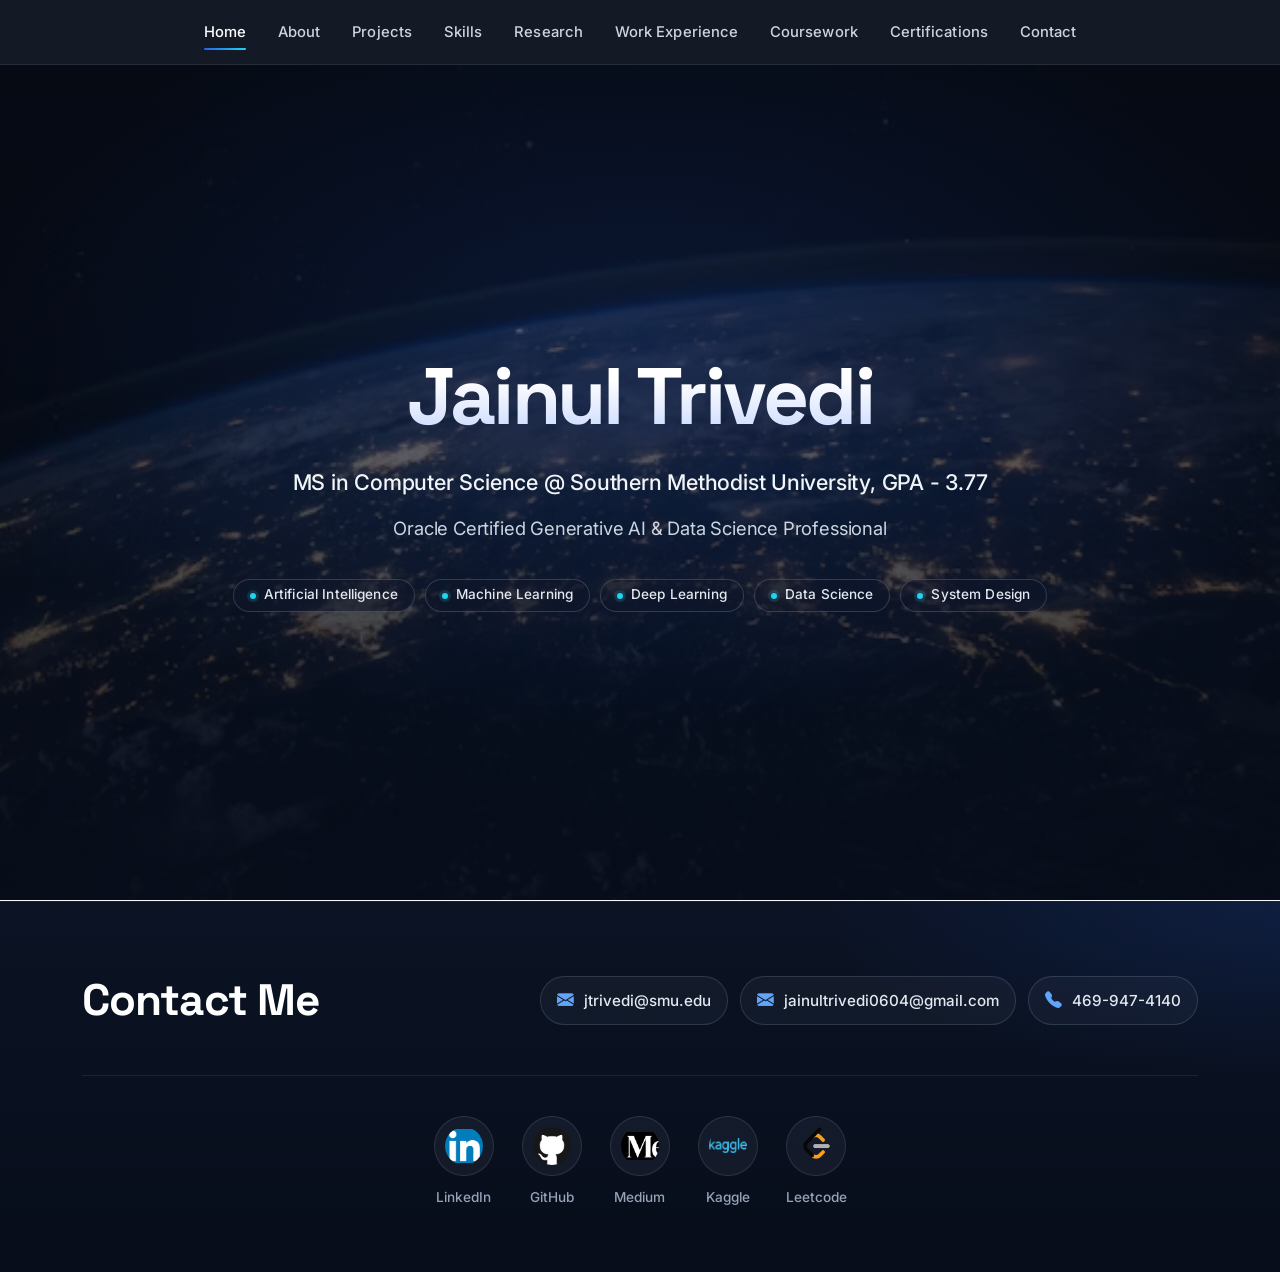
<file: index.html>
<!DOCTYPE html>
<html lang="en">
<head>
  <meta charset="UTF-8" />
  <meta name="viewport" content="width=device-width, initial-scale=1.0"/>
  <title>Home - Jainul's Portfolio</title>
  <link href="https://cdn.jsdelivr.net/npm/bootstrap@5.3.2/dist/css/bootstrap.min.css" rel="stylesheet">
  <link rel="stylesheet" href="https://cdn.jsdelivr.net/npm/bootstrap-icons@1.11.3/font/bootstrap-icons.css">
  <style>
    html { scroll-behavior: smooth; }
    body {
      margin: 0;
      font-family: Arial, sans-serif;
      line-height: 1.6;
      background-color: #f9f9f9;
      color: #000;
      opacity: 0;
      transition: opacity 0.5s ease-in-out;
    }
    body.fade-in { opacity: 1; }

    .navbar {
      position: sticky;
      top: 0;
      z-index: 1000;
      background-color: #000;
      padding: 12px 20px;
      box-shadow: 0 2px 6px rgba(0,0,0,0.2);
    }
    .navbar .container-fluid {
      display: flex;
      justify-content: space-between;
      align-items: center;
      max-width: 1200px;
      margin: 0 auto;
    }
    .navbar-brand {
      color: #fff;
      font-size: 1.3rem;
      font-weight: bold;
      text-decoration: none;
    }
    .nav-links {
      list-style: none;
      display: flex;
      gap: 24px;
      margin: 0;
      padding: 0;
    }
    .nav-link {
      color: #fff;
      text-decoration: none;
      font-size: 1rem;
      padding: 6px 8px;
      transition: background-color 0.3s ease, color 0.3s ease, transform 0.3s ease;
    }
    .nav-link:hover {
      background-color: #555;
      border-radius: 4px;
      color: #ffdd57;
      transform: translateY(-2px);
    }
    @media (max-width: 768px) {
      .nav-links { flex-wrap: wrap; gap: 12px; justify-content: center; }
    }

    .hero-section {
      background-image: linear-gradient(rgba(0,0,0,0.6), rgba(0,0,0,0.6)), url('images/Background-1.avif');
      background-size: cover;
      background-position: center;
      background-attachment: fixed;
      color: white;
      text-align: center;
      min-height: 100vh;
      display: flex;
      flex-direction: column;
      justify-content: center;
      align-items: center;
      padding: 100px 20px;
    }
    .hero-section h1, .hero-section h2 { text-shadow: 2px 2px 4px rgba(0,0,0,0.8); }
    .hero-section .badge {
      background-color: rgba(255,255,255,0.15)!important;
      border: 1px solid rgba(255,255,255,0.2);
    }
    .btn-resume {
      display: inline-block;
      padding: 12px 24px;
      border: 2px solid white;
      color: white;
      text-decoration: none;
      font-weight: bold;
      border-radius: 50px;
      transition: background-color 0.3s, color 0.3s, transform 0.3s;
    }
    .btn-resume:hover {
      background-color: white;
      color: #333;
      transform: translateY(-3px);
    }

    .contact-section {
      background-color: #000;
      color: #fff;
      padding: 60px 20px;
    }
    .contact-section .container-fluid { max-width: 1100px; }
    .contact-top {
      display: flex;
      align-items: center;
      justify-content: space-between;
      gap: 20px;
      flex-wrap: wrap;
    }
    .contact-top h2 { font-size: 3rem; margin: 0; font-weight: 700; }
    .contact-info {
      display: flex;
      gap: 28px;
      align-items: center;
    }
    .contact-info a {
      display: inline-flex;
      align-items: center;
      gap: 10px;
      color: #fff;
      text-decoration: none;
      font-weight: 500;
      font-size: 1.05rem;
      transition: transform 0.3s;
    }
    .contact-info a:hover { transform: scale(1.05); }
    .contact-info .bi { font-size: 1.25rem; color: #fff; }
    .social-icons {
      display: flex;
      justify-content: center;
      gap: 36px;
      flex-wrap: wrap;
      margin-top: 36px;
    }
    .icon-item {
      display: flex;
      flex-direction: column;
      align-items: center;
      text-decoration: none;
      color: #fff;
    }
    .icon-item img {
      width: 72px;
      height: 72px;
      border-radius: 50%;
      background-color: #0d020a;
      padding: 12px;
      object-fit: contain;
      transition: transform .25s ease, box-shadow .25s ease;
    }
    .icon-item span { margin-top: 8px; font-size: 1rem; }
    .icon-item:hover img {
      transform: translateY(-6px);
      box-shadow: 0 10px 30px rgba(227,95,185,0.22);
    }
    @media (max-width: 767px) {
      .contact-top { align-items: flex-start; }
      .contact-top h2 { font-size: 2.2rem; }
      .contact-info { gap: 18px; margin-top: 8px; }
      .social-icons { justify-content: flex-start; margin-top: 20px; }
    }
    .fade-item {
      opacity: 0;
      transform: translateY(20px);
      transition: opacity 0.8s ease-out, transform 0.8s ease-out;
    }

    .fade-item.show {
      opacity: 1;
      transform: translateY(0);
    }

  </style>
  <link rel="preconnect" href="https://fonts.googleapis.com">
  <link rel="preconnect" href="https://fonts.gstatic.com" crossorigin>
  <link href="https://fonts.googleapis.com/css2?family=Inter:wght@400;500;600;700&family=Space+Grotesk:wght@500;600;700&display=swap" rel="stylesheet">
  <link rel="stylesheet" href="assets/css/theme.css">
</head>
<body>
  <nav class="navbar site-nav" aria-label="Main navigation">
    <div class="container-fluid">
      <button class="nav-toggle" type="button" aria-expanded="false" aria-controls="site-menu" aria-label="Toggle navigation menu"><i class="bi bi-list" aria-hidden="true"></i><span>Menu</span></button>
      <ul class="nav-links" id="site-menu">
        <li><a class="nav-link" href="index.html">Home</a></li>
        <li><a class="nav-link" href="about.html">About</a></li>
        <li><a class="nav-link" href="projects.html">Projects</a></li>
        <li><a class="nav-link" href="skills.html">Skills</a></li>
        <li><a class="nav-link" href="research.html">Research</a></li>
        <li><a class="nav-link" href="experience.html">Work Experience</a></li>
        <li><a class="nav-link" href="coursework.html">Coursework</a></li>
        <li><a class="nav-link" href="certifications.html">Certifications</a></li>
        <li><a class="nav-link" href="#contact">Contact</a></li>
      </ul>
    </div>
  </nav>

  <div class="page-content">
    <section id="home" class="hero-section text-center py-5">
      <div class="container">
        <h1 class="display-4 fw-bold mb-3">Jainul Trivedi</h1>
        <h2 class="lead mb-3">MS in Computer Science @ Southern Methodist University, GPA - 3.77</h2>
        <h2 class="lead mb-4">Oracle Certified Generative AI & Data Science Professional</h2>
        <div class="d-flex flex-wrap justify-content-center gap-2">
          <span class="badge bg-dark text-white p-2">Artificial Intelligence</span>
          <span class="badge bg-dark text-white p-2">Machine Learning</span>
          <span class="badge bg-dark text-white p-2">Deep Learning</span>
          <span class="badge bg-dark text-white p-2">Data Science</span>
          <span class="badge bg-dark text-white p-2">System Design</span>
        </div>
        <!-- RESUME_BUTTON_HIDDEN
        <div class="mt-5">
          <a href="Trivedi_Jainul_Resume.pdf" class="btn-resume">Resume</a>
        </div>
        -->
      </div>
    </section>
  </div>

  <section id="contact" class="contact-section">
    <div class="container-fluid">
      <div class="contact-top">
        <h2>Contact Me</h2>
        <div class="contact-info">
          <a href="mailto:jtrivedi@smu.edu"><i class="bi bi-envelope-fill"></i><span>jtrivedi@smu.edu</span></a>
          <a href="mailto:jainultrivedi0604@gmail.com"><i class="bi bi-envelope-fill"></i><span>jainultrivedi0604@gmail.com</span></a>
          <a href="tel:4699474140"><i class="bi bi-telephone-fill"></i><span>469-947-4140</span></a>
        </div>
      </div>
      <div class="social-icons">
        <a class="icon-item" href="https://www.linkedin.com/in/jainultrivedi" target="_blank"><img src="images/contact/1.png" alt="LinkedIn"><span>LinkedIn</span></a>
        <a class="icon-item" href="https://github.com/JainulTrivedi55555" target="_blank"><img src="images/contact/3.png" alt="GitHub"><span>GitHub</span></a>
        <a class="icon-item" href="https://medium.com/@jainultrivedi55555" target="_blank"><img src="images/contact/4.png" alt="Medium"><span>Medium</span></a>
        <a class="icon-item" href="https://www.kaggle.com/jainultrivedi1" target="_blank"><img src="images/contact/2.png" alt="Kaggle"><span>Kaggle</span></a>
        <a class="icon-item" href="https://leetcode.com/u/91ikk5rxSj/" target="_blank"><img src="images/contact/5.png" alt="Leetcode"><span>Leetcode</span></a>
      </div>
    </div>
  </section>

  <script>
    // Fade-in when page loads
    window.addEventListener('DOMContentLoaded', () => {
      document.body.classList.add('fade-in');
    });

    // Smooth fade-out before navigating to another page
    document.querySelectorAll('a').forEach(link => {
      link.addEventListener('click', e => {
        const href = link.getAttribute('href');
        if (href && !href.startsWith('#') && !href.startsWith('mailto') && !href.startsWith('tel')) {
          e.preventDefault();
          document.body.classList.remove('fade-in');
          setTimeout(() => window.location = href, 300);
        }
      });
    });
  </script>
  <script src="assets/js/site.js"></script>
</body>
</html>
</file>
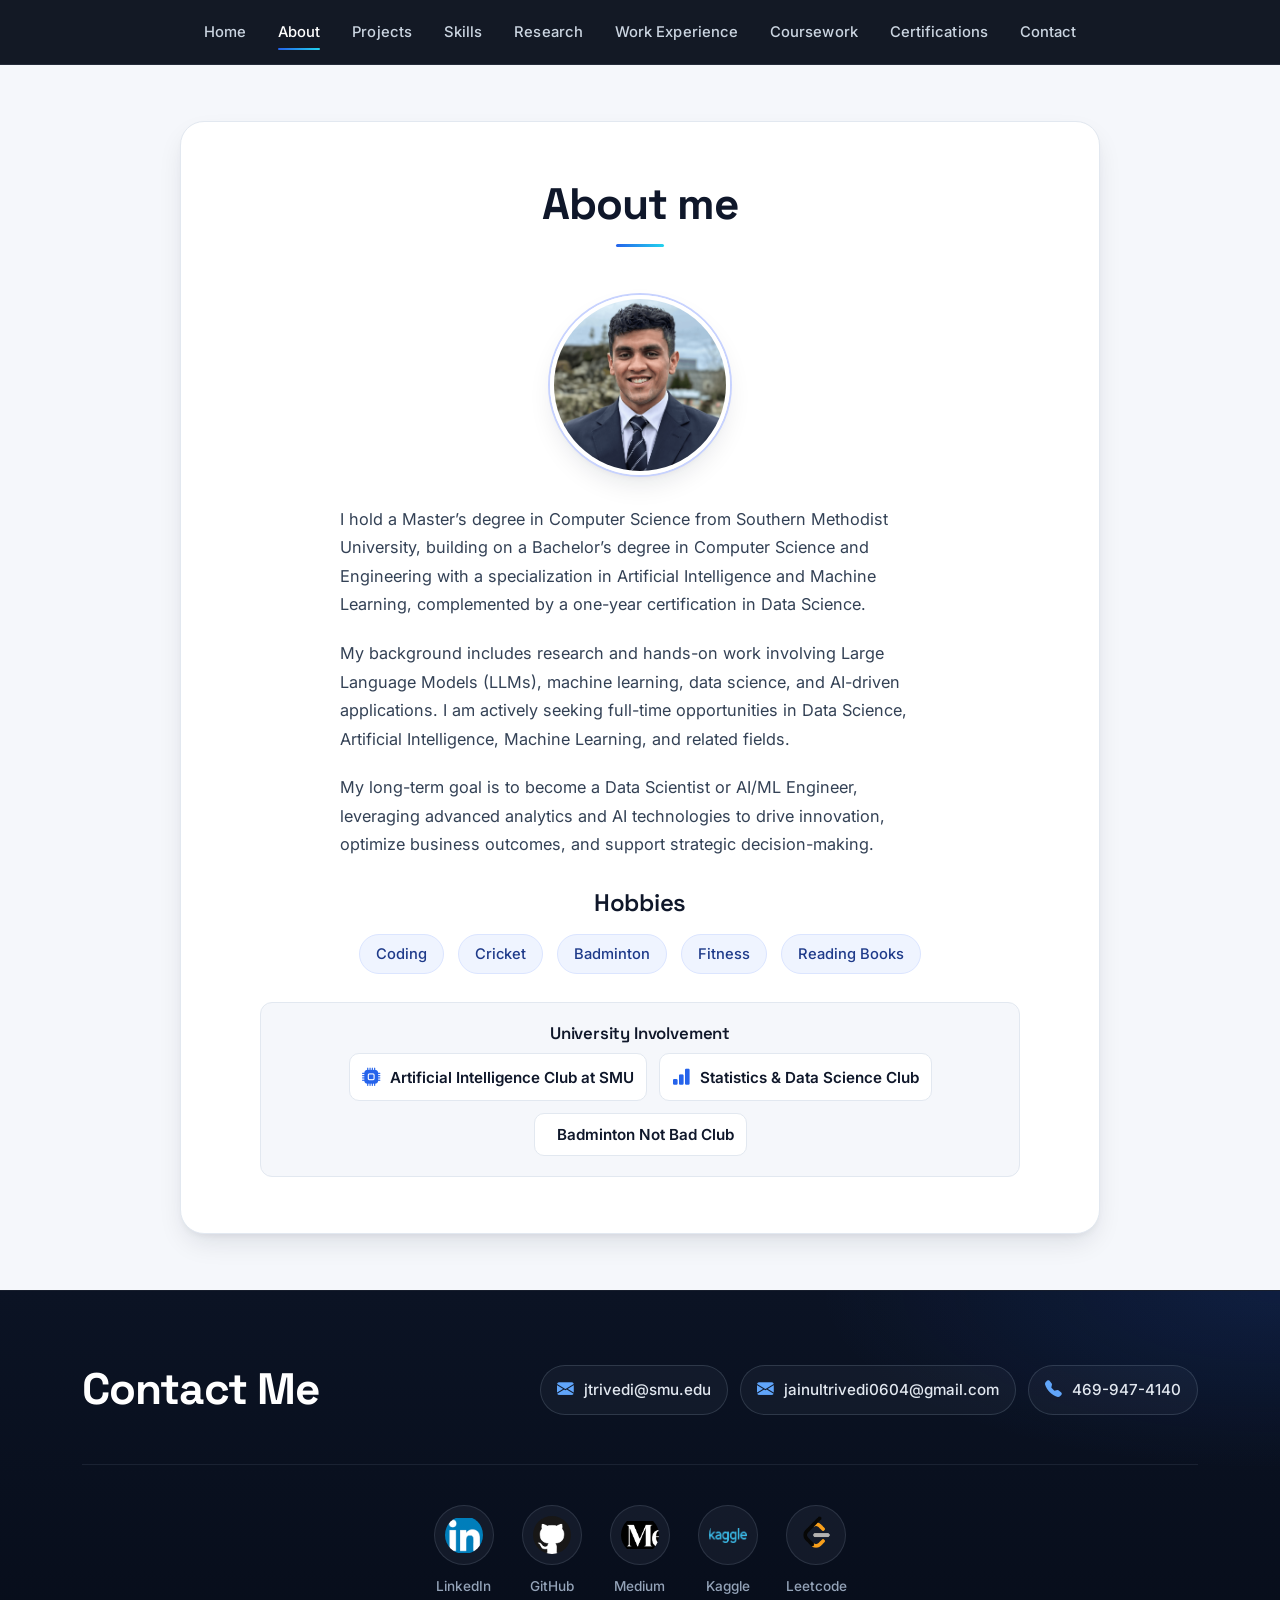
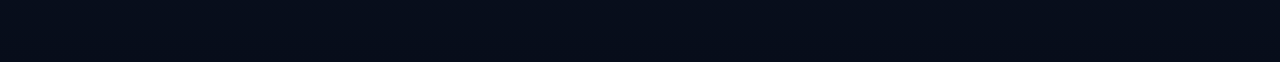
<file: about.html>
<!DOCTYPE html>
<html lang="en">
<head>
  <meta charset="UTF-8" />
  <meta name="viewport" content="width=device-width, initial-scale=1.0"/>
  <title>About - Jainul's Portfolio</title>
  <link href="https://cdn.jsdelivr.net/npm/bootstrap@5.3.2/dist/css/bootstrap.min.css" rel="stylesheet">
  <link rel="stylesheet" href="https://cdn.jsdelivr.net/npm/bootstrap-icons@1.11.3/font/bootstrap-icons.css">
  <style>
    html { scroll-behavior: smooth; }
    body {
      margin: 0; font-family: Arial, sans-serif; line-height: 1.6;
      background-color: #f9f9f9; color: #000000;
      opacity: 0;
      transition: opacity 0.5s ease-in-out;
    }
    body.fade-in { opacity: 1; }

    .navbar {
      position: sticky; top: 0; z-index: 1000; background-color: #000000;
      padding: 12px 20px; box-shadow: 0 2px 6px rgba(0,0,0,0.2);
    }
    .navbar .container-fluid {
      display: flex; justify-content: space-between; align-items: center;
      max-width: 1200px; margin: 0 auto;
    }
    .navbar-brand {
      color: #fff; font-size: 1.3rem; font-weight: bold; text-decoration: none;
    }
    .nav-links {
      list-style: none; display: flex; gap: 24px; margin: 0; padding: 0;
    }
    .nav-link {
      color: #fff; text-decoration: none; font-size: 1rem;
      padding: 6px 8px; transition: background-color 0.3s ease, color 0.3s ease;
    }
    .nav-link:hover { background-color: #000000; border-radius: 4px; color: #ffdd57; }
    @media (max-width: 768px) { .nav-links { flex-wrap: wrap; gap: 12px; justify-content: center; } }

    .about-section {
      text-align: center; padding: 60px 20px; background-color: #ffffff;
      max-width: 900px; margin: 40px auto; border-radius: 1rem;
      box-shadow: 0 4px 12px rgba(0,0,0,0.05); transition: transform 0.3s ease;
    }
    .about-section:hover { transform: scale(1.01); }
    .about-section h1 { font-size: 2.5rem; margin-bottom: 40px; font-weight: bold; }
    .about-section img {
      width: 180px; height: 180px; border-radius: 50%; border: 4px solid #555;
      object-fit: cover; display: block; margin: 0 auto 30px;
      transition: transform 0.3s ease, box-shadow 0.3s ease;
    }
    .about-section img:hover { transform: scale(1.05); box-shadow: 0 8px 20px rgba(0,0,0,0.15); }
    .about-text { max-width: 600px; margin: 0 auto; font-size: 1rem; text-align: justify; }
    .about-text p { margin-bottom: 20px; }

    /* Hobbies styling */
    .hobbies-section { margin-top: 30px; text-align: center; }
    .hobbies-section h2 { font-size: 1.5rem; margin-bottom: 16px; font-weight: 600; color: #333; }
    .hobbies-list { display: flex; justify-content: center; flex-wrap: wrap; gap: 14px; }
    .hobby {
      background-color: #f4f4f4; padding: 8px 16px;
      border-radius: 8px; font-weight: 500; box-shadow: 0 1px 4px rgba(0,0,0,0.05);
    }

    /* University Involvement styling */
    .univ-involvement {
      margin-top: 28px; padding: 14px; background-color: #f4f6f7;
      border-radius: 10px; max-width: 760px; margin-left: auto; margin-right: auto;
      box-shadow: 0 2px 8px rgba(0,0,0,0.03);
    }
    .univ-involvement h2 {
      font-size: 1.05rem; margin: 0 0 10px 0; text-align: center; color: #222; font-weight: 600;
    }
    .univ-clubs {
      display: flex; justify-content: center; gap: 12px; flex-wrap: wrap;
    }
    .univ-club {
      display: flex; align-items: center; gap: 10px;
      background-color: #ffffff; padding: 8px 12px; border-radius: 8px;
      min-width: 170px; box-shadow: 0 1px 4px rgba(0,0,0,0.04);
    }
    .univ-club i { font-size: 1.15rem; color: #333; }
    .univ-club .title { font-size: 0.95rem; font-weight: 600; color: #111; text-align: left; }

    @media (max-width: 600px) {
      .about-section h1 { font-size: 2rem; }
      .about-section img { width: 140px; height: 140px; }
      .univ-involvement { padding: 12px; }
      .univ-club { min-width: 140px; padding: 6px 10px; }
      .univ-club .title { font-size: 0.85rem; }
    }

    .contact-section {
      background-color: #000; color: #fff; padding: 60px 20px;
    }
    .contact-section .container-fluid { max-width: 1100px; }
    .contact-top {
      display: flex; align-items: center; justify-content: space-between;
      gap: 20px; flex-wrap: wrap;
    }
    .contact-top h2 { font-size: 3rem; margin: 0; font-weight: 700; }
    .contact-info { display: flex; gap: 28px; align-items: center; }
    .contact-info a {
      display: inline-flex; align-items: center; gap: 10px;
      color: #fff; text-decoration: none; font-weight: 500; font-size: 1.05rem;
    }
    .contact-info .bi { font-size: 1.25rem; color: #fff; }
    .social-icons {
      display: flex; justify-content: center; gap: 36px; flex-wrap: wrap; margin-top: 36px;
    }
    .icon-item {
      display: flex; flex-direction: column; align-items: center;
      text-decoration: none; color: #fff;
    }
    .icon-item img {
      width: 72px; height: 72px; border-radius: 50%; background-color: #0d020a;
      padding: 12px; object-fit: contain; display: block;
      transition: transform .25s ease, box-shadow .25s ease;
    }
    .icon-item span { margin-top: 8px; font-size: 1rem; }
    .icon-item:hover img {
      transform: translateY(-6px);
      box-shadow: 0 10px 30px rgba(227,95,185,0.22);
    }
    @media (max-width: 767px) {
      .contact-top { align-items: flex-start; }
      .contact-top h2 { font-size: 2.2rem; }
      .contact-info { gap: 18px; margin-top: 8px; }
      .social-icons { justify-content: flex-start; margin-top: 20px; }
    }
    .fade-item {
        opacity: 0;
        transform: translateY(20px);
        transition: opacity 0.8s ease-out, transform 0.8s ease-out;
    }

    .fade-item.show {
        opacity: 1;
        transform: translateY(0);
    }

  </style>
  <link rel="preconnect" href="https://fonts.googleapis.com">
  <link rel="preconnect" href="https://fonts.gstatic.com" crossorigin>
  <link href="https://fonts.googleapis.com/css2?family=Inter:wght@400;500;600;700&family=Space+Grotesk:wght@500;600;700&display=swap" rel="stylesheet">
  <link rel="stylesheet" href="assets/css/theme.css">
</head>
<body>
  <nav class="navbar site-nav" aria-label="Main navigation">
    <div class="container-fluid">
      <button class="nav-toggle" type="button" aria-expanded="false" aria-controls="site-menu" aria-label="Toggle navigation menu"><i class="bi bi-list" aria-hidden="true"></i><span>Menu</span></button>
      <ul class="nav-links" id="site-menu">
        <li><a class="nav-link" href="index.html">Home</a></li>
        <li><a class="nav-link" href="about.html">About</a></li>
        <li><a class="nav-link" href="projects.html">Projects</a></li>
        <li><a class="nav-link" href="skills.html">Skills</a></li>
        <li><a class="nav-link" href="research.html">Research</a></li>
        <li><a class="nav-link" href="experience.html">Work Experience</a></li>
        <li><a class="nav-link" href="coursework.html">Coursework</a></li>
        <li><a class="nav-link" href="certifications.html">Certifications</a></li>
        <li><a class="nav-link" href="#contact">Contact</a></li>
      </ul>
    </div>
  </nav>

  <section id="about" class="about-section">
    <h1>About me</h1>
    <img src="images/about.png" alt="Profile Picture" />
    <div class="about-text">
      <p>I hold a Master’s degree in Computer Science from Southern Methodist University, building on a Bachelor’s degree in Computer Science and Engineering with a specialization in Artificial Intelligence and Machine Learning, complemented by a one-year certification in Data Science.</p>
      <p>My background includes research and hands-on work involving Large Language Models (LLMs), machine learning, data science, and AI-driven applications. I am actively seeking full-time opportunities in Data Science, Artificial Intelligence, Machine Learning, and related fields.</p>
      <p>My long-term goal is to become a Data Scientist or AI/ML Engineer, leveraging advanced analytics and AI technologies to drive innovation, optimize business outcomes, and support strategic decision-making.</p>
    </div>

    <!-- Hobbies Section -->
    <div class="hobbies-section">
      <h2>Hobbies</h2>
      <div class="hobbies-list">
        <div class="hobby">Coding</div>
        <div class="hobby">Cricket</div>
        <div class="hobby">Badminton</div>
        <div class="hobby">Fitness</div>
        <div class="hobby">Reading Books</div>
      </div>
    </div>

    <!-- University Involvement -->
    <div class="univ-involvement" aria-label="University involvement">
      <h2>University Involvement</h2>
      <div class="univ-clubs">
        <div class="univ-club" title="Artificial Intelligence Club at SMU">
          <i class="bi bi-cpu-fill"></i>
          <div class="title">Artificial Intelligence Club at SMU</div>
        </div>
        <div class="univ-club" title="Statistics & Data Science Club">
          <i class="bi bi-bar-chart-fill"></i>
          <div class="title">Statistics & Data Science Club</div>
        </div>
        <div class="univ-club" title="Badminton Not Bad">
          <i class="bi bi-badge-fill"></i>
          <div class="title">Badminton Not Bad Club</div>
        </div>
      </div>
    </div>
  </section>

  <section id="contact" class="contact-section">
    <div class="container-fluid">
      <div class="contact-top">
        <h2>Contact Me</h2>
        <div class="contact-info">
          <a href="mailto:jtrivedi@smu.edu">
            <i class="bi bi-envelope-fill"></i>
            <span>jtrivedi@smu.edu</span>
          </a>
          <a href="mailto:jainultrivedi0604@gmail.com">
            <i class="bi bi-envelope-fill"></i>
            <span>jainultrivedi0604@gmail.com</span>
          </a>
          <a href="tel:4699474140">
            <i class="bi bi-telephone-fill"></i>
            <span>469-947-4140</span>
          </a>
        </div>
      </div>
      <div class="social-icons">
        <a class="icon-item" href="https://www.linkedin.com/in/jainultrivedi" target="_blank" aria-label="LinkedIn">
          <img src="images/contact/1.png" alt="LinkedIn">
          <span>LinkedIn</span>
        </a>
        <a class="icon-item" href="https://github.com/JainulTrivedi55555" target="_blank" aria-label="GitHub">
          <img src="images/contact/3.png" alt="GitHub">
          <span>GitHub</span>
        </a>
        <a class="icon-item" href="https://medium.com/@jainultrivedi55555" target="_blank" aria-label="Medium">
          <img src="images/contact/4.png" alt="Medium">
          <span>Medium</span>
        </a>
        <a class="icon-item" href="https://www.kaggle.com/jainultrivedi1" target="_blank" aria-label="Kaggle">
          <img src="images/contact/2.png" alt="Kaggle">
          <span>Kaggle</span>
        </a>
        <a class="icon-item" href="https://leetcode.com/u/91ikk5rxSj/" target="_blank" aria-label="Leetcode">
          <img src="images/contact/5.png" alt="Leetcode">
          <span>Leetcode</span>
        </a>
      </div>
    </div>
  </section>

  <script>
    // Fade in on page load
    window.addEventListener('DOMContentLoaded', () => {
      document.body.classList.add('fade-in');
    });

    // Fade out on link click
    const links = document.querySelectorAll('a.nav-link, .btn-resume');
    links.forEach(link => {
      link.addEventListener('click', e => {
        const href = link.getAttribute('href');
        if (href && !href.startsWith('#') && !href.startsWith('mailto:') && !href.startsWith('tel:')) {
          e.preventDefault();
          document.body.classList.remove('fade-in');
          document.body.style.opacity = 0;
          setTimeout(() => {
            window.location = href;
          }, 400); // same as transition duration
        }
      });
    });
  </script>
  <script src="assets/js/site.js"></script>
</body>
</html>
</file>
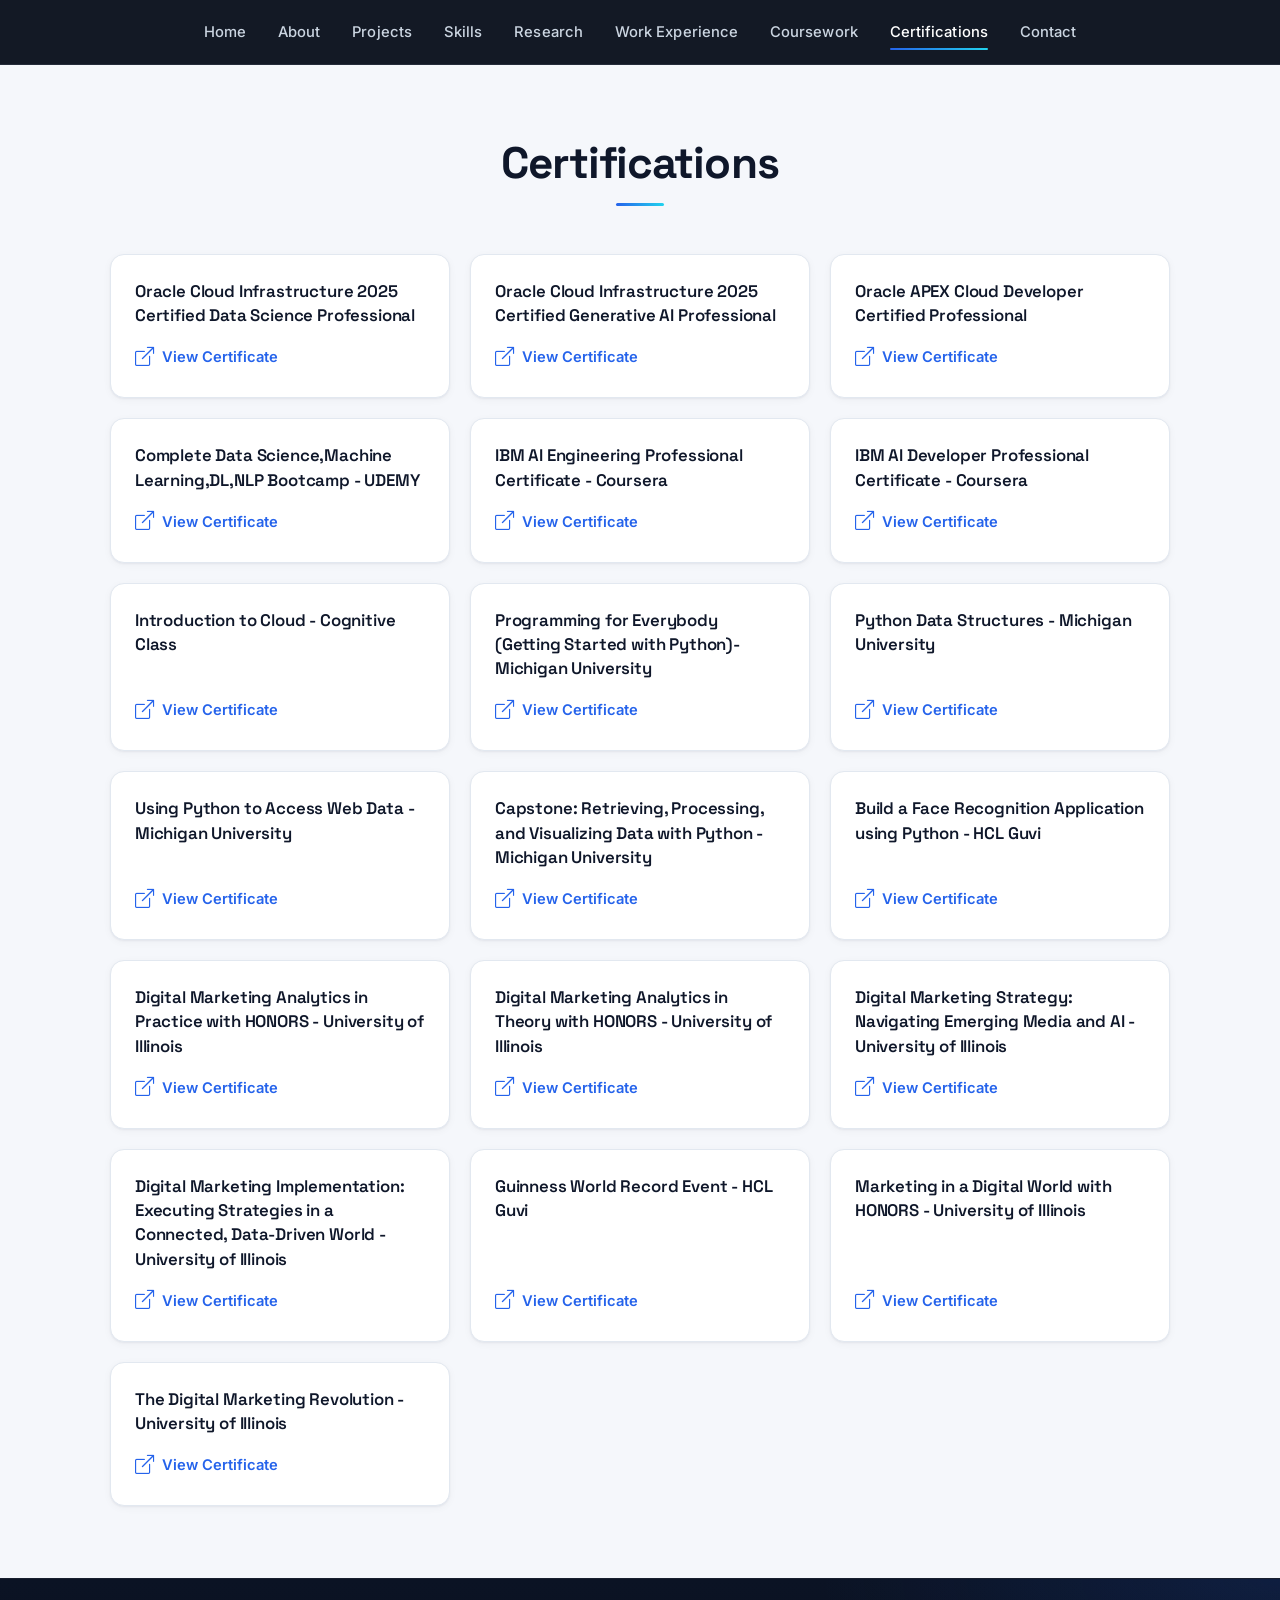
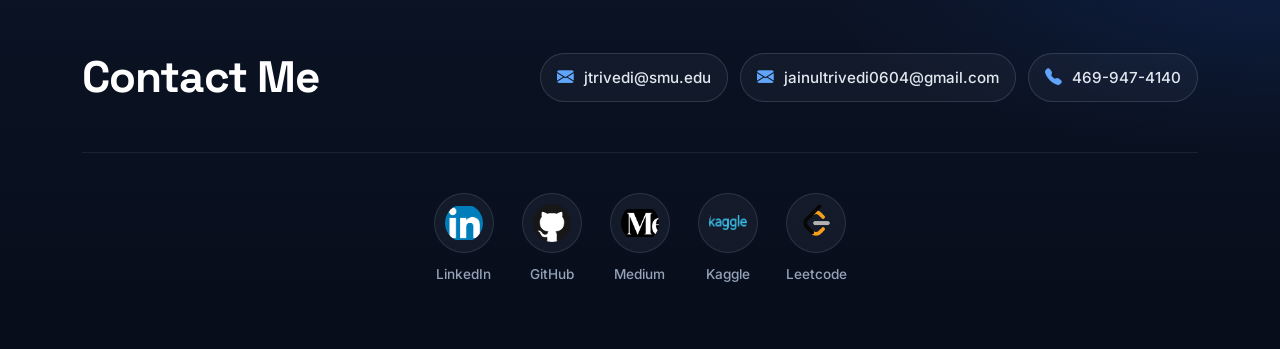
<file: certifications.html>
<!DOCTYPE html>
<html lang="en">

<head>
    <meta charset="UTF-8" />
    <meta name="viewport" content="width=device-width, initial-scale=1.0" />
    <title>Certifications - Jainul's Portfolio</title>
    <link href="https://cdn.jsdelivr.net/npm/bootstrap@5.3.2/dist/css/bootstrap.min.css" rel="stylesheet">
    <link rel="stylesheet" href="https://cdn.jsdelivr.net/npm/bootstrap-icons@1.11.3/font/bootstrap-icons.css">
    <style>
        html {
            scroll-behavior: smooth;
        }

        body {
            margin: 0;
            font-family: Arial, sans-serif;
            background-color: #f9f9f9;
            color: #000;
            line-height: 1.6;
        }

        /* Navbar */
        .navbar {
            position: sticky;
            top: 0;
            z-index: 1000;
            background-color: #000;
            padding: 12px 20px;
            box-shadow: 0 2px 6px rgba(0, 0, 0, 0.2);
        }

        .navbar .container-fluid {
            display: flex;
            justify-content: space-between;
            align-items: center;
            max-width: 1200px;
            margin: 0 auto;
        }

        .navbar-brand {
            color: #fff;
            font-size: 1.3rem;
            font-weight: bold;
            text-decoration: none;
        }

        .nav-links {
            list-style: none;
            display: flex;
            gap: 24px;
            margin: 0;
            padding: 0;
        }

        .nav-link {
            color: #fff;
            text-decoration: none;
            font-size: 1rem;
            padding: 6px 8px;
            transition: background-color 0.3s ease, color 0.3s ease;
        }

        .nav-link:hover {
            background-color: #000;
            border-radius: 4px;
            color: #ffdd57;
        }

        @media (max-width: 768px) {
            .nav-links {
                flex-wrap: wrap;
                gap: 12px;
                justify-content: center;
            }
        }

        /* Certifications Section */
        .cert-section {
            max-width: 1100px;
            margin: 60px auto;
            padding: 0 20px;
            text-align: center;
        }

        .cert-section h1 {
            font-size: 2.5rem;
            margin-bottom: 40px;
            font-weight: bold;
            color: #222;
        }

        .cert-grid {
            display: grid;
            grid-template-columns: repeat(auto-fit, minmax(280px, 1fr));
            gap: 24px;
        }

        .cert-card {
            background: #fff;
            padding: 20px;
            border-radius: 12px;
            box-shadow: 0 4px 12px rgba(0, 0, 0, 0.06);
            transition: transform 0.25s ease, box-shadow 0.25s ease, opacity 0.6s ease;
            opacity: 0;
            /* start hidden for fade-in */
        }

        .cert-card.show {
            opacity: 1;
        }

        .cert-card:hover {
            transform: translateY(-6px);
            box-shadow: 0 8px 20px rgba(0, 0, 0, 0.12);
        }

        .cert-card h3 {
            font-size: 1.2rem;
            font-weight: 600;
            margin-bottom: 14px;
            color: #111;
        }

        .cert-link {
            display: inline-flex;
            align-items: center;
            gap: 8px;
            color: #007bff;
            text-decoration: none;
            font-weight: 500;
        }

        .cert-link i {
            font-size: 1.2rem;
        }

        .cert-img {
            width: 100%;
            border-radius: 8px;
            margin-top: 10px;
            object-fit: cover;
            max-height: 180px;
            cursor: pointer;
            transition: transform 0.3s ease;
        }

        .cert-img:hover {
            transform: scale(1.03);
        }

        /* Contact Section */
        .contact-section {
            background-color: #000;
            color: #fff;
            padding: 60px 20px;
            opacity: 0;
            transition: opacity 1s ease;
        }

        .contact-section.show {
            opacity: 1;
        }

        .contact-section .container-fluid {
            max-width: 1100px;
        }

        .contact-top {
            display: flex;
            align-items: center;
            justify-content: space-between;
            gap: 20px;
            flex-wrap: wrap;
        }

        .contact-top h2 {
            font-size: 3rem;
            margin: 0;
            font-weight: 700;
        }

        .contact-info {
            display: flex;
            gap: 28px;
            align-items: center;
        }

        .contact-info a {
            display: inline-flex;
            align-items: center;
            gap: 10px;
            color: #fff;
            text-decoration: none;
            font-weight: 500;
            font-size: 1.05rem;
        }

        .contact-info .bi {
            font-size: 1.25rem;
            color: #fff;
        }

        .social-icons {
            display: flex;
            justify-content: center;
            gap: 36px;
            flex-wrap: wrap;
            margin-top: 36px;
        }

        .icon-item {
            display: flex;
            flex-direction: column;
            align-items: center;
            text-decoration: none;
            color: #fff;
        }

        .icon-item img {
            width: 72px;
            height: 72px;
            border-radius: 50%;
            background-color: #0d020a;
            padding: 12px;
            object-fit: contain;
            display: block;
            transition: transform .25s ease, box-shadow .25s ease;
        }

        .icon-item span {
            margin-top: 8px;
            font-size: 1rem;
        }

        .icon-item:hover img {
            transform: translateY(-6px);
            box-shadow: 0 10px 30px rgba(227, 95, 185, 0.22);
        }

        @media (max-width: 767px) {
            .contact-top {
                align-items: flex-start;
            }

            .contact-top h2 {
                font-size: 2.2rem;
            }

            .contact-info {
                gap: 18px;
                margin-top: 8px;
            }

            .social-icons {
                justify-content: flex-start;
                margin-top: 20px;
            }
        }

        .fade-item {
            opacity: 0;
            transform: translateY(20px);
            transition: opacity 0.8s ease-out, transform 0.8s ease-out;
        }

        .fade-item.show {
            opacity: 1;
            transform: translateY(0);
        }
    </style>
  <link rel="preconnect" href="https://fonts.googleapis.com">
  <link rel="preconnect" href="https://fonts.gstatic.com" crossorigin>
  <link href="https://fonts.googleapis.com/css2?family=Inter:wght@400;500;600;700&family=Space+Grotesk:wght@500;600;700&display=swap" rel="stylesheet">
  <link rel="stylesheet" href="assets/css/theme.css">
</head>

<body>

    <nav class="navbar site-nav" aria-label="Main navigation">
        <div class="container-fluid">
            <button class="nav-toggle" type="button" aria-expanded="false" aria-controls="site-menu" aria-label="Toggle navigation menu"><i class="bi bi-list" aria-hidden="true"></i><span>Menu</span></button>
            <ul class="nav-links" id="site-menu">
                <li><a class="nav-link" href="index.html">Home</a></li>
                <li><a class="nav-link" href="about.html">About</a></li>
                <li><a class="nav-link" href="projects.html">Projects</a></li>
                <li><a class="nav-link" href="skills.html">Skills</a></li>
                <li><a class="nav-link" href="research.html">Research</a></li>
                <li><a class="nav-link" href="experience.html">Work Experience</a></li>
                <li><a class="nav-link" href="coursework.html">Coursework</a></li>
                <li><a class="nav-link" href="certifications.html">Certifications</a></li>
                <li><a class="nav-link" href="#contact">Contact</a></li>
            </ul>
        </div>
    </nav>

    <section class="cert-section">
        <h1>Certifications</h1>
        <div class="cert-grid" id="certGrid">
            </div>
    </section>

    <section id="contact" class="contact-section">
        <div class="container-fluid">
            <div class="contact-top">
                <h2>Contact Me</h2>
                <div class="contact-info">
                    <a href="mailto:jtrivedi@smu.edu"><i class="bi bi-envelope-fill"></i><span>jtrivedi@smu.edu</span></a>
                    <a href="mailto:jainultrivedi0604@gmail.com"><i class="bi bi-envelope-fill"></i><span>jainultrivedi0604@gmail.com</span></a>
                    <a href="tel:4699474140"><i class="bi bi-telephone-fill"></i><span>469-947-4140</span></a>
                </div>
            </div>
            <div class="social-icons">
                <a class="icon-item" href="https://www.linkedin.com/in/jainultrivedi" target="_blank"><img src="images/contact/1.png" alt="LinkedIn"><span>LinkedIn</span></a>
                <a class="icon-item" href="https://github.com/JainulTrivedi55555" target="_blank"><img src="images/contact/3.png" alt="GitHub"><span>GitHub</span></a>
                <a class="icon-item" href="https://medium.com/@jainultrivedi55555" target="_blank"><img src="images/contact/4.png" alt="Medium"><span>Medium</span></a>
                <a class="icon-item" href="https://www.kaggle.com/jainultrivedi1" target="_blank"><img src="images/contact/2.png" alt="Kaggle"><span>Kaggle</span></a>
                <a class="icon-item" href="https://leetcode.com/u/91ikk5rxSj/" target="_blank"><img src="images/contact/5.png" alt="Leetcode"><span>Leetcode</span></a>
            </div>
        </div>
    </section>

    <script>
        const certifications = [
            {
                title: 'Oracle Cloud Infrastructure 2025 Certified Data Science Professional',
                link: "OCI Data Science Professional certificate.pdf"
            },
            {
                title: 'Oracle Cloud Infrastructure 2025 Certified Generative AI Professional',
                link: "OCI Generative AI professional certificate.pdf"
            },
            {
                title: 'Oracle APEX Cloud Developer Certified Professional',
                link: "Oracle APEX Cloud Developer Certified Professional certificate.pdf"
            },
            {
                title: 'Complete Data Science,Machine Learning,DL,NLP Bootcamp - UDEMY',
                link: 'https://www.udemy.com/certificate/UC-a5998551-41e2-4d57-8981-7eeeafd9bdbc/'
            },
            {
                title: 'IBM AI Engineering Professional Certificate - Coursera',
                link: 'https://www.coursera.org/account/accomplishments/professional-cert/Q6965NDZTXDB'
            },
            {
                title: 'IBM AI Developer Professional Certificate - Coursera',
                link: 'https://www.coursera.org/account/accomplishments/professional-cert/2YWAFQXXFYRA'
            },
            {
                title: 'Introduction to Cloud - Cognitive Class',
                link: 'https://courses.cognitiveclass.ai/certificates/68e15c6ba38746138bc8a5272c8215f5'
            },
            {
                title: 'Programming for Everybody (Getting Started with Python)- Michigan University',
                link: 'https://www.coursera.org/account/accomplishments/verify/K664F9T74B4J'
            },
            {
                title: 'Python Data Structures - Michigan University',
                link: 'https://www.coursera.org/account/accomplishments/verify/HEJAYVAZMTC2'
            },
            {
                title: 'Using Python to Access Web Data - Michigan University',
                link: 'https://www.coursera.org/account/accomplishments/verify/CUMYEDHVM3Q8'
            },
            {
                title: 'Capstone: Retrieving, Processing, and Visualizing Data with Python - Michigan University',
                link: 'https://www.coursera.org/account/accomplishments/verify/4A4X824DBJEV'
            },
            {
                title: 'Build a Face Recognition Application using Python - HCL Guvi',
                link: 'https://www.guvi.in/certificate?id=0w129a6q4r9W63e871'
            },
            {
                title: 'Digital Marketing Analytics in Practice with HONORS - University of Illinois',
                link: 'https://www.coursera.org/account/accomplishments/verify/SZRVAJ5HQ7ZK'
            },
            {
                title: 'Digital Marketing Analytics in Theory with HONORS - University of Illinois',
                link: 'https://www.coursera.org/account/accomplishments/verify/WZEAFC622TZ7'
            },
            {
                title: 'Digital Marketing Strategy: Navigating Emerging Media and AI - University of Illinois',
                link: 'https://www.coursera.org/account/accomplishments/verify/FVTVS5LWRPKV'
            },
            {
                title: 'Digital Marketing Implementation: Executing Strategies in a Connected, Data-Driven World - University of Illinois',
                link: 'https://www.coursera.org/account/accomplishments/verify/8A9LKVMCE7CP'
            },
            {
                title: 'Guinness World Record Event - HCL Guvi',
                link: 'https://www.guvi.in/certificate?id=a6109pQ5D5Rc91899Y'
            },
            {
                title: 'Marketing in a Digital World with HONORS - University of Illinois ',
                link: 'https://www.coursera.org/account/accomplishments/verify/6NS8ZK3FVAJD'
            },
            {
                title: 'The Digital Marketing Revolution - University of Illinois',
                link: 'https://www.coursera.org/account/accomplishments/verify/QAQNFDSW7YFL'
            }
        ];

        const grid = document.getElementById('certGrid');
        certifications.forEach(cert => {
            const card = document.createElement('div');
            card.className = 'cert-card fade-item';

            if (cert.link) {
                // Renders the certification title and the "View Certificate" link
                card.innerHTML = `
                <h3>${cert.title}</h3>
                <a href="${cert.link}" target="_blank" class="cert-link">
                    <i class="bi bi-box-arrow-up-right"></i> View Certificate
                </a>`;
            } else if (cert.img) {
                // Fallback for image-only (not used in your current data)
                card.innerHTML = `
                <h3>${cert.title}</h3>
                <img src="${cert.img}" alt="${cert.title}" class="cert-img">`;
            } else {
                card.innerHTML = `<h3>${cert.title}</h3>`;
            }

            grid.appendChild(card);
        });

        // Intersection Observer for fade-in
        const fadeItems = document.querySelectorAll('.fade-item');
        const contactSection = document.querySelector('.contact-section');

        const observer = new IntersectionObserver(entries => {
            entries.forEach(entry => {
                if (entry.isIntersecting) {
                    entry.target.classList.add('show');
                }
            });
        }, {
            threshold: 0.2
        });

        fadeItems.forEach(item => observer.observe(item));
        observer.observe(contactSection);
    </script>

  <script src="assets/js/site.js"></script>
</body>

</html>
</file>
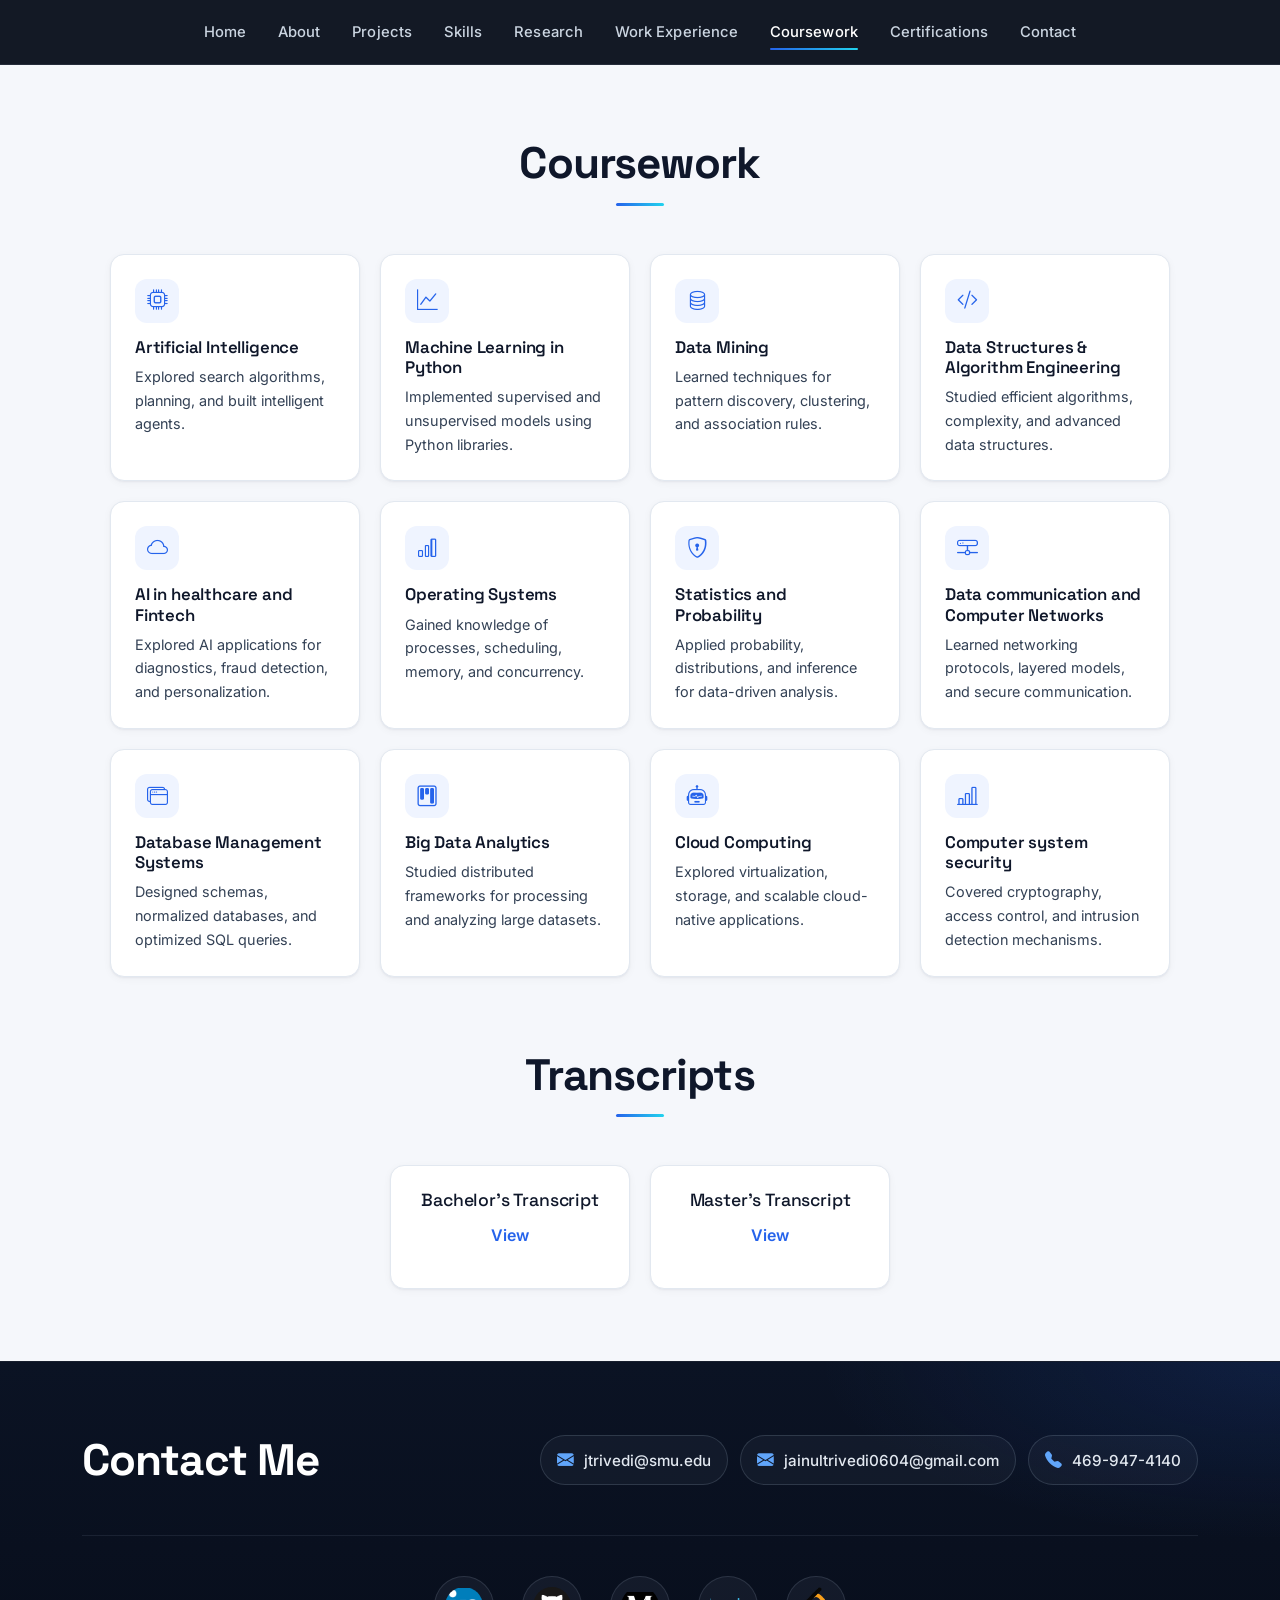
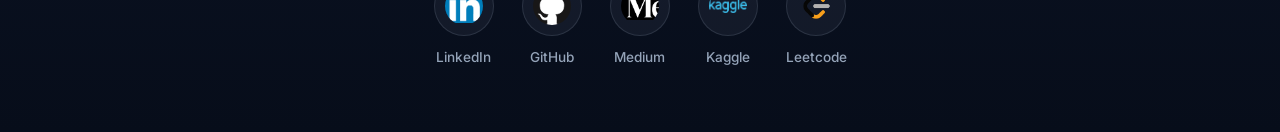
<file: coursework.html>
<!DOCTYPE html>
<html lang="en">
<head>
  <meta charset="UTF-8" />
  <meta name="viewport" content="width=device-width, initial-scale=1.0"/>
  <title>Coursework - Jainul's Portfolio</title>
  <link href="https://cdn.jsdelivr.net/npm/bootstrap@5.3.2/dist/css/bootstrap.min.css" rel="stylesheet">
  <link rel="stylesheet" href="https://cdn.jsdelivr.net/npm/bootstrap-icons@1.11.3/font/bootstrap-icons.css">
  <style>
    html { scroll-behavior: smooth; }
    body {
      margin: 0; font-family: Arial, sans-serif; line-height: 1.6;
      background-color: #f9f9f9; color: #000;
    }

    /* Navbar */
    .navbar {
      position: sticky; top: 0; z-index: 1000; background-color: #000;
      padding: 12px 20px; box-shadow: 0 2px 6px rgba(0,0,0,0.2);
    }
    .navbar .container-fluid {
      display: flex; justify-content: space-between; align-items: center;
      max-width: 1200px; margin: 0 auto;
    }
    .navbar-brand { color: #fff; font-size: 1.3rem; font-weight: bold; text-decoration: none; }
    .nav-links { list-style: none; display: flex; gap: 24px; margin: 0; padding: 0; }
    .nav-link { color: #fff; text-decoration: none; font-size: 1rem; padding: 6px 8px; transition: color 0.3s ease; }
    .nav-link:hover { color: #ffdd57; }
    @media (max-width: 768px) { .nav-links { flex-wrap: wrap; gap: 12px; justify-content: center; } }

    /* Coursework Section */
    .coursework-section {
      max-width: 1100px; margin: 60px auto; padding: 0 20px; text-align: center;
    }
    .coursework-section h1 {
      font-size: 2.5rem; margin-bottom: 40px; font-weight: bold; color: #222;
    }
    .courses-grid {
      display: grid; grid-template-columns: repeat(auto-fit, minmax(240px, 1fr));
      gap: 20px;
    }
    .course-card {
      background: #fff; padding: 20px; border-radius: 12px;
      box-shadow: 0 4px 12px rgba(0,0,0,0.06);
      transition: transform 0.25s ease, box-shadow 0.25s ease, opacity 0.6s ease;
      opacity: 0;
    }
    .course-card.show { opacity: 1; }
    .course-card:hover { transform: translateY(-6px); box-shadow: 0 8px 20px rgba(0,0,0,0.12); }
    .course-card i { font-size: 1.8rem; color: #007bff; margin-bottom: 10px; }
    .course-card h3 { font-size: 1.1rem; font-weight: 600; margin-bottom: 8px; }
    .course-card p { font-size: 0.9rem; color: #444; }

    /* Transcript Section */
    .transcript-section { max-width: 1100px; margin: 60px auto; padding: 0 20px; text-align: center; }
    .transcript-section h1 { font-size: 2.5rem; margin-bottom: 40px; font-weight: bold; color: #222; }
    .transcript-row { display: flex; flex-wrap: wrap; gap: 20px; justify-content: center; }
    .transcript-card { background: #fff; padding: 20px; border-radius: 12px; box-shadow: 0 4px 12px rgba(0,0,0,0.06); transition: transform 0.25s ease; opacity: 0; }
    .transcript-card.show { opacity: 1; }
    .transcript-card:hover { transform: translateY(-4px); box-shadow: 0 6px 16px rgba(0,0,0,0.12); }
    .transcript-card h4 { margin-bottom: 10px; }
    .transcript-card a { text-decoration: none; color: #007bff; font-weight: 500; }

    /* Contact Section */
    .contact-section { background-color: #000; color: #fff; padding: 60px 20px; opacity: 0; transition: opacity 1s ease; }
    .contact-section.show { opacity: 1; }
    .contact-section .container-fluid { max-width: 1100px; }
    .contact-top { display: flex; align-items: center; justify-content: space-between; gap: 20px; flex-wrap: wrap; }
    .contact-top h2 { font-size: 3rem; margin: 0; font-weight: 700; }
    .contact-info { display: flex; gap: 28px; align-items: center; }
    .contact-info a { display: inline-flex; align-items: center; gap: 10px; color: #fff; text-decoration: none; font-weight: 500; font-size: 1.05rem; }
    .contact-info .bi { font-size: 1.25rem; color: #fff; }
    .social-icons { display: flex; justify-content: center; gap: 36px; flex-wrap: wrap; margin-top: 36px; }
    .icon-item { display: flex; flex-direction: column; align-items: center; text-decoration: none; color: #fff; }
    .icon-item img { width: 72px; height: 72px; border-radius: 50%; background-color: #0d020a; padding: 12px; object-fit: contain; display: block; transition: transform .25s ease, box-shadow .25s ease; }
    .icon-item span { margin-top: 8px; font-size: 1rem; }
    .icon-item:hover img { transform: translateY(-6px); box-shadow: 0 10px 30px rgba(227,95,185,0.22); }

    /* Fade-in animation */
    .fade-item { opacity: 0; transform: translateY(20px); transition: opacity 0.8s ease-out, transform 0.8s ease-out; }
    .fade-item.show { opacity: 1; transform: translateY(0); }
  </style>
  <link rel="preconnect" href="https://fonts.googleapis.com">
  <link rel="preconnect" href="https://fonts.gstatic.com" crossorigin>
  <link href="https://fonts.googleapis.com/css2?family=Inter:wght@400;500;600;700&family=Space+Grotesk:wght@500;600;700&display=swap" rel="stylesheet">
  <link rel="stylesheet" href="assets/css/theme.css">
</head>
<body>
  <!-- Navbar -->
  <nav class="navbar site-nav" aria-label="Main navigation">
    <div class="container-fluid">
      <button class="nav-toggle" type="button" aria-expanded="false" aria-controls="site-menu" aria-label="Toggle navigation menu"><i class="bi bi-list" aria-hidden="true"></i><span>Menu</span></button>
      <ul class="nav-links" id="site-menu">
        <li><a class="nav-link" href="index.html">Home</a></li>
        <li><a class="nav-link" href="about.html">About</a></li>
        <li><a class="nav-link" href="projects.html">Projects</a></li>
        <li><a class="nav-link" href="skills.html">Skills</a></li>
        <li><a class="nav-link" href="research.html">Research</a></li>
        <li><a class="nav-link" href="experience.html">Work Experience</a></li>
        <li><a class="nav-link" href="coursework.html">Coursework</a></li>
        <li><a class="nav-link" href="certifications.html">Certifications</a></li>
        <li><a class="nav-link" href="#contact">Contact</a></li>
      </ul>
    </div>
  </nav>

  <!-- Coursework Section -->
  <section class="coursework-section">
    <h1>Coursework</h1>
    <div class="courses-grid" id="coursesGrid">
      <!-- Courses will be added dynamically -->
    </div>
  </section>

  <!-- Transcript Section -->
  <section class="transcript-section">
    <h1>Transcripts</h1>
    <div class="transcript-row">
      <div class="transcript-card fade-item">
        <h4>Bachelor's Transcript</h4>
        <p><a href="Files/Coursework/Bachelors_transcript.pdf" target="_blank">View</a></p>
      </div>
      <div class="transcript-card fade-item">
        <h4>Master's Transcript</h4>
        <p><a href="Files/Coursework/Master_Transcript.pdf" target="_blank">View</a></p>
      </div>
    </div>
  </section>

  <!-- Contact Section -->
  <section id="contact" class="contact-section">
    <div class="container-fluid">
      <div class="contact-top">
        <h2>Contact Me</h2>
        <div class="contact-info">
          <a href="mailto:jtrivedi@smu.edu"><i class="bi bi-envelope-fill"></i><span>jtrivedi@smu.edu</span></a>
          <a href="mailto:jainultrivedi0604@gmail.com"><i class="bi bi-envelope-fill"></i><span>jainultrivedi0604@gmail.com</span></a>
          <a href="tel:4699474140"><i class="bi bi-telephone-fill"></i><span>469-947-4140</span></a>
        </div>
      </div>
      <div class="social-icons">
        <a class="icon-item" href="https://www.linkedin.com/in/jainultrivedi" target="_blank"><img src="images/contact/1.png" alt="LinkedIn"><span>LinkedIn</span></a>
        <a class="icon-item" href="https://github.com/JainulTrivedi55555" target="_blank"><img src="images/contact/3.png" alt="GitHub"><span>GitHub</span></a>
        <a class="icon-item" href="https://medium.com/@jainultrivedi55555" target="_blank"><img src="images/contact/4.png" alt="Medium"><span>Medium</span></a>
        <a class="icon-item" href="https://www.kaggle.com/jainultrivedi1" target="_blank"><img src="images/contact/2.png" alt="Kaggle"><span>Kaggle</span></a>
        <a class="icon-item" href="https://leetcode.com/u/91ikk5rxSj/" target="_blank"><img src="images/contact/5.png" alt="Leetcode"><span>Leetcode</span></a>
      </div>
    </div>
  </section>

  <!-- JS for dynamic courses and fade-in -->
  <script>
    const subjects = [
      { icon:'bi-cpu', title:'Artificial Intelligence', desc:'Explored search algorithms, planning, and built intelligent agents.' },
      { icon:'bi-graph-up', title:'Machine Learning in Python', desc:'Implemented supervised and unsupervised models using Python libraries.' },
      { icon:'bi-database', title:'Data Mining', desc:'Learned techniques for pattern discovery, clustering, and association rules.' },
      { icon:'bi-code-slash', title:'Data Structures & Algorithm Engineering', desc:'Studied efficient algorithms, complexity, and advanced data structures.' },
      { icon:'bi-cloud', title:'AI in healthcare and Fintech', desc:'Explored AI applications for diagnostics, fraud detection, and personalization.' },
      { icon:'bi-bar-chart', title:'Operating Systems', desc:'Gained knowledge of processes, scheduling, memory, and concurrency.' },
      { icon:'bi-shield-lock', title:'Statistics and Probability', desc:'Applied probability, distributions, and inference for data-driven analysis.' },
      { icon:'bi-hdd-network', title:'Data communication and Computer Networks', desc:'Learned networking protocols, layered models, and secure communication.' },
      { icon:'bi-window-stack', title:'Database Management Systems', desc:'Designed schemas, normalized databases, and optimized SQL queries.' },
      { icon:'bi-kanban', title:'Big Data Analytics', desc:'Studied distributed frameworks for processing and analyzing large datasets.' },
      { icon:'bi-robot', title:'Cloud Computing', desc:'Explored virtualization, storage, and scalable cloud-native applications.' },
      { icon:'bi-bar-chart-line', title:'Computer system security', desc:'Covered cryptography, access control, and intrusion detection mechanisms.' }
    ];

    const grid = document.getElementById('coursesGrid');
    subjects.forEach(s => {
      const card = document.createElement('div');
      card.className = 'course-card fade-item';
      card.innerHTML = `<i class="bi ${s.icon}"></i><h3>${s.title}</h3><p>${s.desc}</p>`;
      grid.appendChild(card);
    });

    // Fade-in observer
    const fadeItems = document.querySelectorAll('.fade-item');
    const contactSection = document.querySelector('.contact-section');
    const observer = new IntersectionObserver(entries => {
      entries.forEach(entry => { if(entry.isIntersecting) entry.target.classList.add('show'); });
    }, { threshold: 0.2 });
    fadeItems.forEach(item => observer.observe(item));
    observer.observe(contactSection);
  </script>
  <script src="assets/js/site.js"></script>
</body>
</html>
</file>
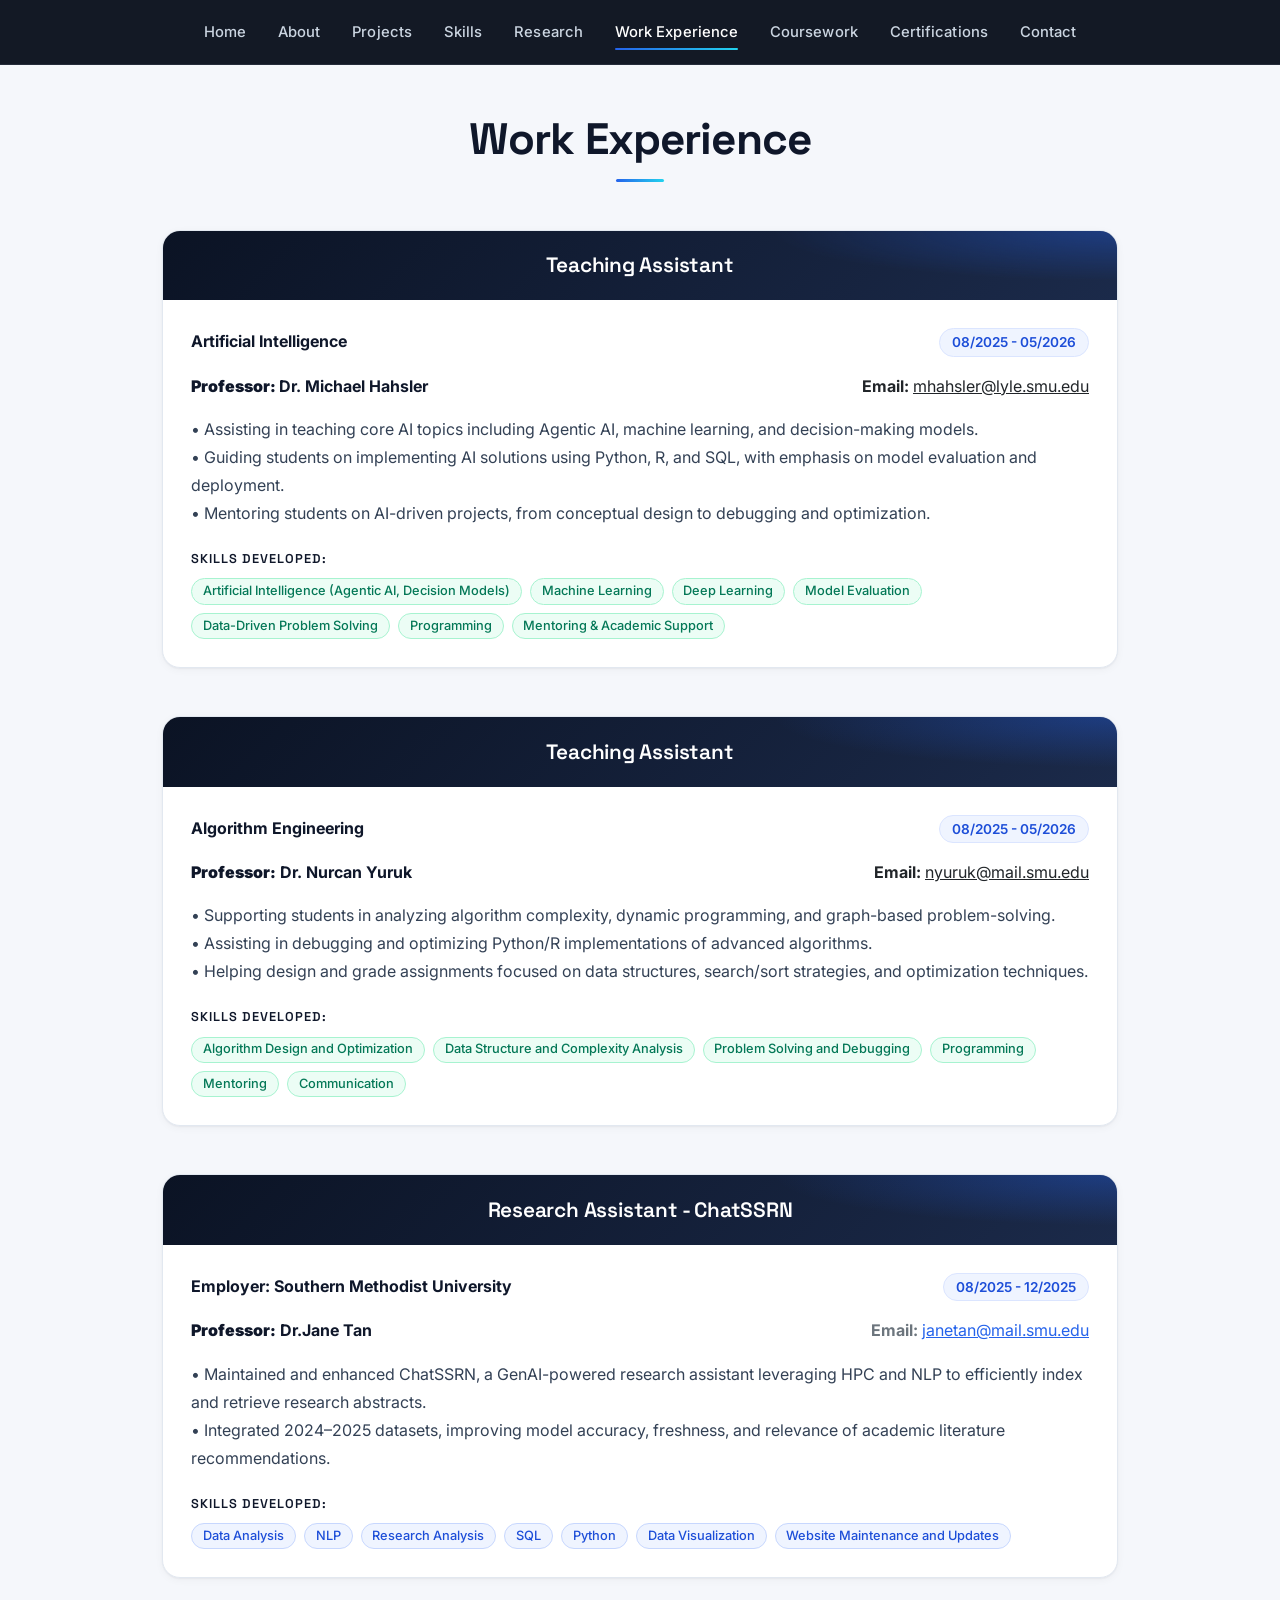
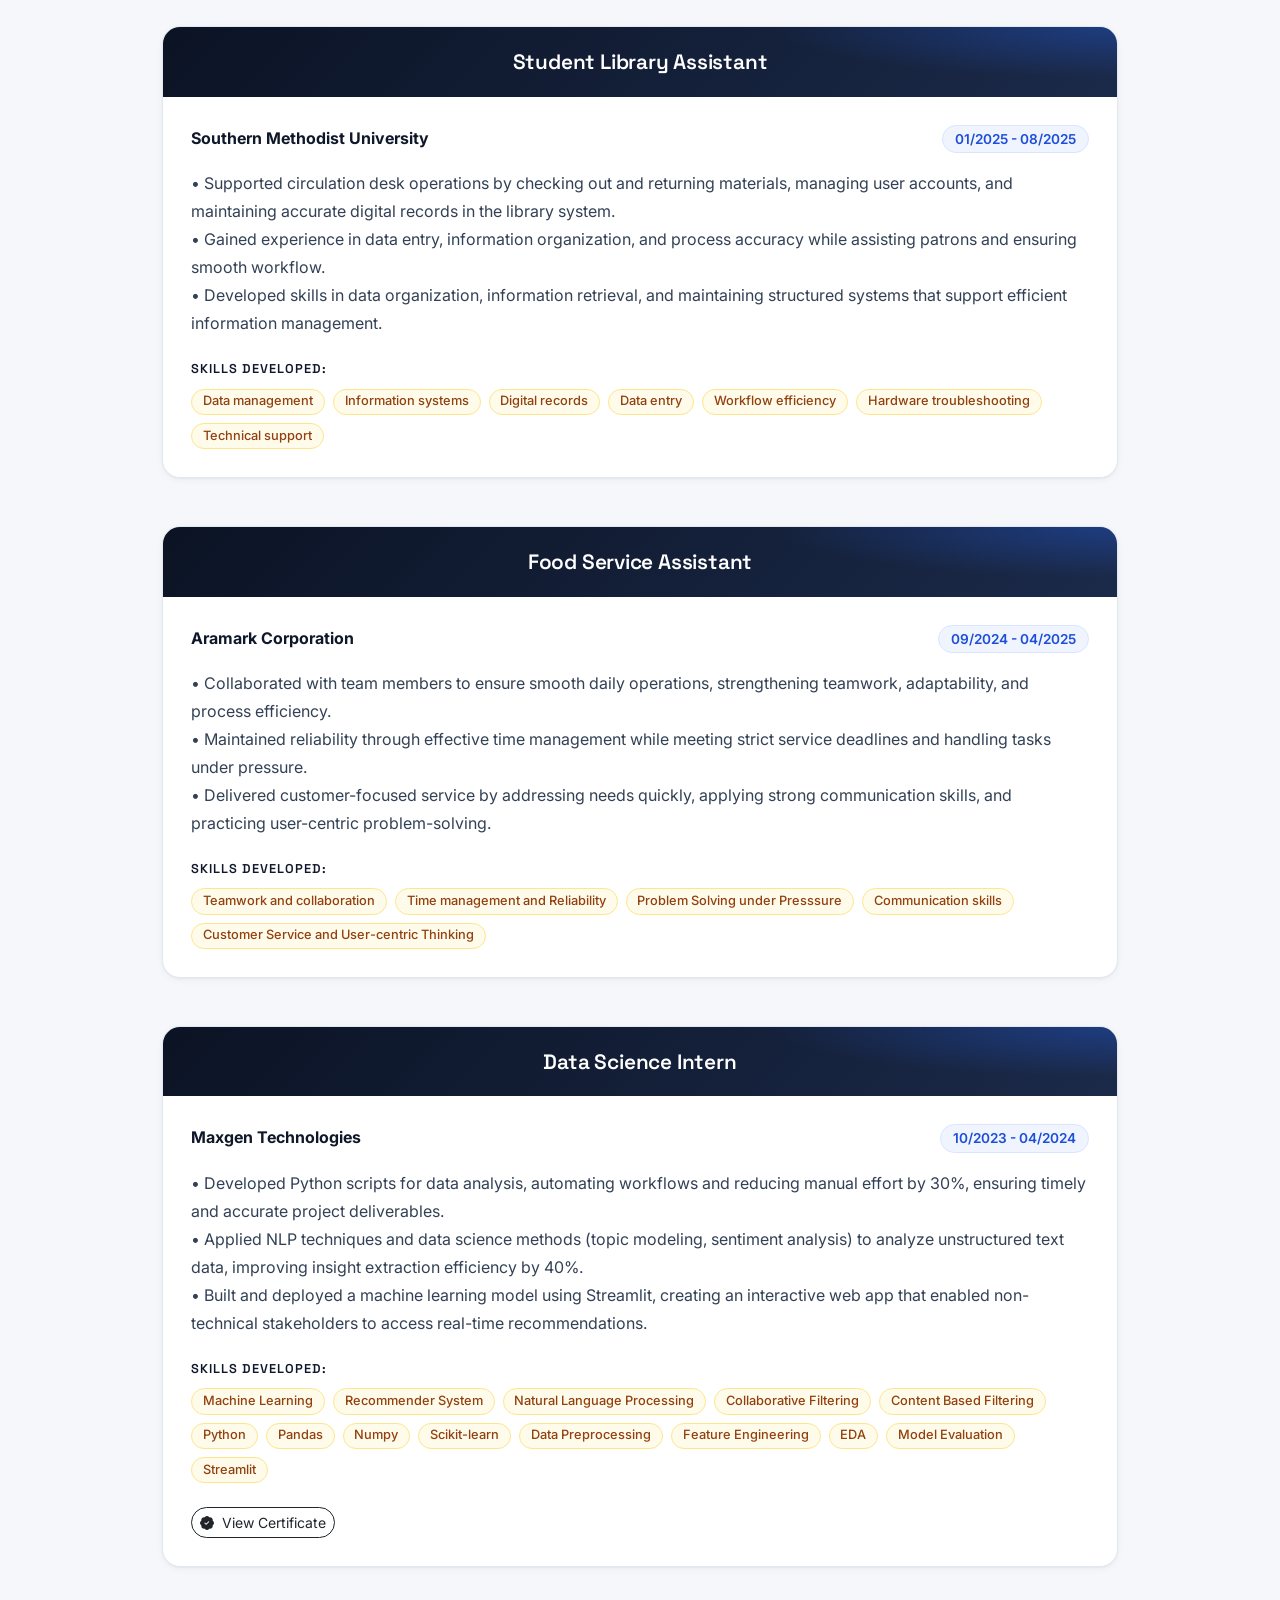
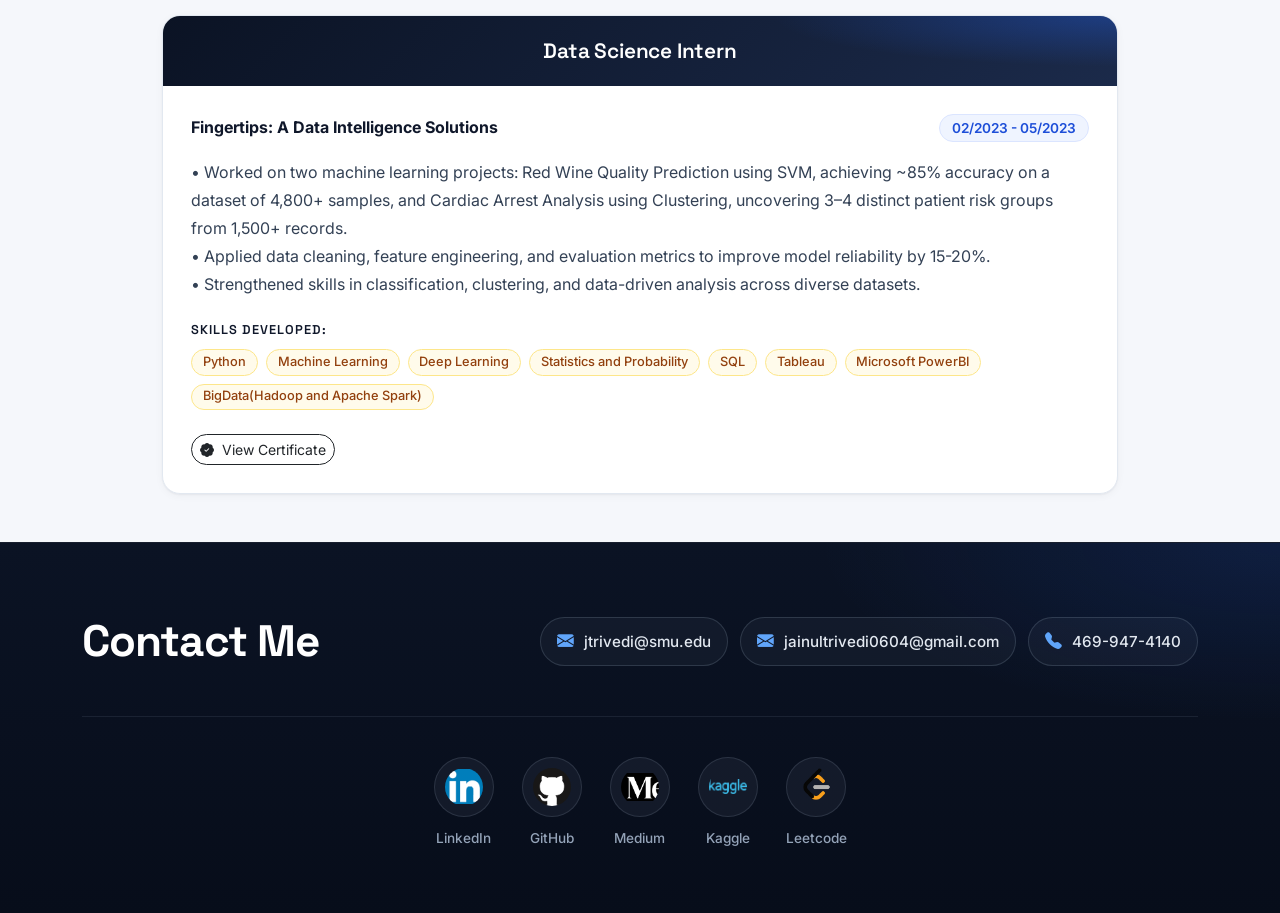
<file: experience.html>
<!DOCTYPE html>
<html lang="en">
<head>
  <meta charset="UTF-8" />
  <meta name="viewport" content="width=device-width, initial-scale=1.0"/>
  <title>Work Experience - Jainul's Portfolio</title>
  <link href="https://cdn.jsdelivr.net/npm/bootstrap@5.3.2/dist/css/bootstrap.min.css" rel="stylesheet">
  <link rel="stylesheet" href="https://cdn.jsdelivr.net/npm/bootstrap-icons@1.11.3/font/bootstrap-icons.css">
  <style>
    /* General and Body Styling */
    html { scroll-behavior: smooth; }
    body {
      margin: 0;
      font-family: Arial, sans-serif;
      line-height: 1.6;
      background-color: #f9f9f9;
      color: #000000;
    }

    /* ===== Navbar Styling ===== */
    .navbar {
      position: sticky;
      top: 0;
      z-index: 1000;
      background-color: #000000;
      padding: 12px 20px;
      box-shadow: 0 2px 6px rgba(0,0,0,0.2);
    }
    .navbar .container-fluid {
      display: flex;
      justify-content: space-between;
      align-items: center;
      max-width: 1200px;
      margin: 0 auto;
    }
    .navbar-brand {
      color: #fff;
      font-size: 1.3rem;
      font-weight: bold;
      text-decoration: none;
    }
    .nav-links {
      list-style: none;
      display: flex;
      gap: 24px;
      margin: 0;
      padding: 0;
    }
    .nav-link {
      color: #fff;
      text-decoration: none;
      font-size: 1rem;
      padding: 6px 8px;
      transition: background-color 0.3s ease, color 0.3s ease;
    }
    .nav-link:hover {
      background-color: #000000;
      border-radius: 4px;
      color: #ffdd57;
    }
    @media (max-width: 768px) {
      .nav-links { flex-wrap: wrap; gap: 12px; justify-content: center; }
    }

    /* ===== Contact Section ===== */
    .contact-section { background-color: #000; color: #fff; padding: 60px 20px; }
    .contact-section .container-fluid { max-width: 1100px; }
    .contact-top {
      display: flex;
      align-items: center;
      justify-content: space-between;
      gap: 20px;
      flex-wrap: wrap;
    }
    .contact-top h2 { font-size: 3rem; margin: 0; font-weight: 700; }
    .contact-info {
      display: flex;
      gap: 28px;
      align-items: center;
    }
    .contact-info a {
      display: inline-flex;
      align-items: center;
      gap: 10px;
      color: #fff;
      text-decoration: none;
      font-weight: 500;
      font-size: 1.05rem;
    }
    .contact-info .bi { font-size: 1.25rem; color: #fff; }
    .social-icons {
      display: flex;
      justify-content: center;
      gap: 36px;
      flex-wrap: wrap;
      margin-top: 36px;
    }
    .icon-item {
      display: flex;
      flex-direction: column;
      align-items: center;
      text-decoration: none;
      color: #fff;
    }
    .icon-item img {
      width: 72px;
      height: 72px;
      border-radius: 50%;
      background-color: #0d020a;
      padding: 12px;
      object-fit: contain;
      display: block;
      transition: transform 0.25s ease, box-shadow 0.25s ease;
    }
    .icon-item span { margin-top: 8px; font-size: 1rem; }
    .icon-item:hover img {
      transform: translateY(-6px);
      box-shadow: 0 10px 30px rgba(227,95,185,0.22);
    }
    @media (max-width: 767px) {
      .contact-top { align-items: flex-start; }
      .contact-top h2 { font-size: 2.2rem; }
      .contact-info { gap: 18px; margin-top: 8px; }
      .social-icons { justify-content: flex-start; margin-top: 20px; }
    }

    /* ===== Work Experience Section Styling ===== */
    .experience-section { background-color: #e9ecef; }
    .experience-card {
      background-color: #fff;
      border-radius: 1rem;
      box-shadow: 0 4px 12px rgba(0,0,0,0.08);
      transition: transform 0.3s ease, box-shadow 0.3s ease;
      overflow: hidden;
      border: 1px solid #dee2e6;
      opacity: 0;
      transform: translateY(20px);
      animation: fadeInUp 0.8s forwards;
    }
    .experience-card:hover {
      transform: translateY(-8px);
      box-shadow: 0 8px 20px rgba(0,0,0,0.15);
    }

    /* Animation Keyframes */
    @keyframes fadeInUp {
      to { opacity: 1; transform: translateY(0); }
    }

    .card-header {
      background-color: #000000;
      color: white;
      padding: 1rem 1.5rem;
      font-size: 1.25rem;
      font-weight: 600;
      display: flex;
      justify-content: center;
      align-items: center;
    }
    .card-body { padding: 1.5rem; }
    .position-title { font-size: 1.5rem; font-weight: 700; }
    .company-info, .professor-info, .ta-subject {
      font-size: 1rem;
      color: #6c757d;
      display: flex;
      justify-content: space-between;
      flex-wrap: wrap;
    }
    .company-name, .professor { font-weight: bold; color: #343a40; }
    .description { margin-top: 1rem; color: #495057; }
    .skills-developed h4 {
      font-size: 1rem;
      font-weight: 600;
      margin-bottom: 0.75rem;
    }
    .badge-container { display: flex; flex-wrap: wrap; gap: 0.5rem; }
    .badge {
      font-size: 0.85rem;
      font-weight: 500;
      padding: 0.5em 0.8em;
      border-radius: 1rem;
    }
    .fade-item {
      opacity: 0;
      transform: translateY(20px);
      transition: opacity 0.8s ease-out, transform 0.8s ease-out;
    }
    .fade-item.show {
      opacity: 1;
      transform: translateY(0);
    }
  </style>
  <link rel="preconnect" href="https://fonts.googleapis.com">
  <link rel="preconnect" href="https://fonts.gstatic.com" crossorigin>
  <link href="https://fonts.googleapis.com/css2?family=Inter:wght@400;500;600;700&family=Space+Grotesk:wght@500;600;700&display=swap" rel="stylesheet">
  <link rel="stylesheet" href="assets/css/theme.css">
</head>
<body>
  <nav class="navbar site-nav" aria-label="Main navigation">
    <div class="container-fluid">
      <button class="nav-toggle" type="button" aria-expanded="false" aria-controls="site-menu" aria-label="Toggle navigation menu"><i class="bi bi-list" aria-hidden="true"></i><span>Menu</span></button>
      <ul class="nav-links" id="site-menu">
        <li><a class="nav-link" href="index.html">Home</a></li>
        <li><a class="nav-link" href="about.html">About</a></li>
        <li><a class="nav-link" href="projects.html">Projects</a></li>
        <li><a class="nav-link" href="skills.html">Skills</a></li>
        <li><a class="nav-link" href="research.html">Research</a></li>
        <li><a class="nav-link" href="experience.html">Work Experience</a></li>
        <li><a class="nav-link" href="coursework.html">Coursework</a></li>
        <li><a class="nav-link" href="certifications.html">Certifications</a></li>
        <li><a class="nav-link" href="#contact">Contact</a></li>
      </ul>
    </div>
  </nav>

  <section id="experience" class="experience-section py-5">
    <div class="container">
      <h2 class="text-center mb-5 display-4 fw-bold">Work Experience</h2>

      <div class="experience-card ta-card mb-5" style="animation-delay:0.5s">
        <div class="card-header">
          <span class="position-title">Teaching Assistant</span>
        </div>
        <div class="card-body">
          <div class="company-info mb-3">
            <span class="company-name">Artificial Intelligence</span>
            <span class="date">08/2025 - 05/2026</span>
          </div>
          <div class="professor-info mt-2 text-dark">
            <span class="professor"><strong>Professor: </strong> Dr. Michael Hahsler</span>
            <span class="email"><strong>Email:</strong> <a href="mhahsler@lyle.smu.edu" class="text-dark">mhahsler@lyle.smu.edu</a></span>
          </div>
          <p class="description text-dark mt-3">
            • Assisting in teaching core AI topics including Agentic AI, machine learning, and decision-making models.<br>
            • Guiding students on implementing AI solutions using Python, R, and SQL, with emphasis on model evaluation and deployment.<br>
            • Mentoring students on AI-driven projects, from conceptual design to debugging and optimization.
          </p>
          <div class="skills-developed mt-4">
            <h4>Skills Developed:</h4>
            <div class="badge-container">
              <span class="badge bg-success">Artificial Intelligence (Agentic AI, Decision Models)</span>
              <span class="badge bg-success">Machine Learning</span>
              <span class="badge bg-success">Deep Learning</span>
              <span class="badge bg-success">Model Evaluation</span>
              <span class="badge bg-success">Data-Driven Problem Solving</span>
              <span class="badge bg-success">Programming</span>
              <span class="badge bg-success">Mentoring & Academic Support</span>
            </div>
          </div>
        </div>
      </div>

      <div class="experience-card ta-card mb-5" style="animation-delay:0.3s">
        <div class="card-header">
          <span class="position-title">Teaching Assistant</span>
        </div>
        <div class="card-body">
          <div class="company-info mb-3">
            <span class="company-name">Algorithm Engineering</span>
            <span class="date">08/2025 - 05/2026</span>
          </div>
          <div class="professor-info mt-2 text-dark">
            <span class="professor"><strong>Professor:</strong> Dr. Nurcan Yuruk</span>
            <span class="email"><strong>Email:</strong> <a href="mailto:nyuruk@mail.smu.edu" class="text-dark">nyuruk@mail.smu.edu</a></span>
          </div>
          <p class="description text-dark mt-3">
            • Supporting students in analyzing algorithm complexity, dynamic programming, and graph-based problem-solving.<br>
            • Assisting in debugging and optimizing Python/R implementations of advanced algorithms.<br>
            • Helping design and grade assignments focused on data structures, search/sort strategies, and optimization techniques.
          </p>
          <div class="skills-developed mt-4">
            <h4>Skills Developed:</h4>
            <div class="badge-container">
              <span class="badge bg-success">Algorithm Design and Optimization</span>
              <span class="badge bg-success">Data Structure and Complexity Analysis</span>
              <span class="badge bg-success">Problem Solving and Debugging</span>
              <span class="badge bg-success">Programming</span>
              <span class="badge bg-success">Mentoring</span>
              <span class="badge bg-success">Communication</span>
            </div>
          </div>
        </div>
      </div>


      <div class="experience-card research-card mb-5" style="animation-delay:0.1s">
        <div class="card-header">
          <span class="position-title">Research Assistant - ChatSSRN</span>
        </div>
        <div class="card-body">
          <div class="company-info mb-3">
            <span class="company-name">Employer: Southern Methodist University</span>
            <span class="date">08/2025 - 12/2025</span>
          </div>
          <div class="professor-info mb-3">
            <span class="professor"><strong>Professor:</strong> Dr.Jane Tan</span>
            <span class="email"><strong>Email:</strong> <a href="janetan@mail.smu.edu">janetan@mail.smu.edu</a></span>
          </div>
          <p class="description">
            • Maintained and enhanced ChatSSRN, a GenAI-powered research assistant leveraging HPC and NLP to efficiently index and retrieve research abstracts.<br>
            • Integrated 2024–2025 datasets, improving model accuracy, freshness, and relevance of academic literature recommendations.
          </p>
          <div class="skills-developed mt-4">
            <h4>Skills Developed:</h4>
            <div class="badge-container">
              <span class="badge bg-primary">Data Analysis</span>
              <span class="badge bg-primary">NLP</span>
              <span class="badge bg-primary">Research Analysis</span>
              <span class="badge bg-primary">SQL</span>
              <span class="badge bg-primary">Python</span>
              <span class="badge bg-primary">Data Visualization</span>
              <span class="badge bg-primary">Website Maintenance and Updates</span>
            </div>
          </div>
        </div>
      </div>

      <div class="experience-card internship-card mb-5" style="animation-delay:0.7s">
        <div class="card-header">
          <span class="position-title">Student Library Assistant</span>
        </div>
        <div class="card-body">
          <div class="company-info mb-3">
            <span class="company-name">Southern Methodist University</span>
            <span class="date">01/2025 - 08/2025</span>
          </div>
          <p class="description">
            • Supported circulation desk operations by checking out and returning materials, managing user accounts, and maintaining accurate digital records in the library system.<br>
            • Gained experience in data entry, information organization, and process accuracy while assisting patrons and ensuring smooth workflow.<br>
            • Developed skills in data organization, information retrieval, and maintaining structured systems that support efficient information management.
          </p>
          <div class="skills-developed mt-4">
            <h4>Skills Developed:</h4>
            <div class="badge-container">
              <span class="badge bg-warning text-dark">Data management</span>
              <span class="badge bg-warning text-dark">Information systems</span>
              <span class="badge bg-warning text-dark">Digital records</span>
              <span class="badge bg-warning text-dark">Data entry</span>
              <span class="badge bg-warning text-dark">Workflow efficiency</span>
              <span class="badge bg-warning text-dark">Hardware troubleshooting</span>
              <span class="badge bg-warning text-dark">Technical support</span>
            </div>
          </div>
        </div>
      </div>
      
      <div class="experience-card internship-card mb-5" style="animation-delay:0.9s">
        <div class="card-header">
          <span class="position-title">Food Service Assistant</span>
        </div>
        <div class="card-body">
          <div class="company-info mb-3">
            <span class="company-name">Aramark Corporation</span>
            <span class="date">09/2024 - 04/2025</span>
          </div>
          <p class="description">
            • Collaborated with team members to ensure smooth daily operations, strengthening teamwork, adaptability, and process efficiency.<br>
            • Maintained reliability through effective time management while meeting strict service deadlines and handling tasks under pressure.<br>
            • Delivered customer-focused service by addressing needs quickly, applying strong communication skills, and practicing user-centric problem-solving.
          </p>
          <div class="skills-developed mt-4">
            <h4>Skills Developed:</h4>
            <div class="badge-container">
              <span class="badge bg-warning text-dark">Teamwork and collaboration</span>
              <span class="badge bg-warning text-dark">Time management and Reliability</span>
              <span class="badge bg-warning text-dark">Problem Solving under Presssure</span>
              <span class="badge bg-warning text-dark">Communication skills</span>
              <span class="badge bg-warning text-dark">Customer Service and User-centric Thinking</span>
            </div>
          </div>
        </div>
      </div>

      <!-- ==================== MAXGEN TECHNOLOGIES ==================== -->
      <div class="experience-card internship-card mb-5" style="animation-delay:1.1s">
        <div class="card-header">
          <span class="position-title">Data Science Intern</span>
        </div>
        <div class="card-body">
          <div class="company-info mb-3">
            <span class="company-name">Maxgen Technologies</span>
            <span class="date">10/2023 - 04/2024</span>
          </div>
          <p class="description">
            • Developed Python scripts for data analysis, automating workflows and reducing manual effort by 30%, ensuring timely and accurate project deliverables.<br>
            • Applied NLP techniques and data science methods (topic modeling, sentiment analysis) to analyze unstructured text data, improving insight extraction efficiency by 40%.<br>
            • Built and deployed a machine learning model using Streamlit, creating an interactive web app that enabled non-technical stakeholders to access real-time recommendations.
          </p>
          <div class="skills-developed mt-4">
            <h4>Skills Developed:</h4>
            <div class="badge-container">
              <span class="badge bg-warning text-dark">Machine Learning</span>
              <span class="badge bg-warning text-dark">Recommender System</span>
              <span class="badge bg-warning text-dark">Natural Language Processing</span>
              <span class="badge bg-warning text-dark">Collaborative Filtering</span>
              <span class="badge bg-warning text-dark">Content Based Filtering</span>
              <span class="badge bg-warning text-dark">Python</span>
              <span class="badge bg-warning text-dark">Pandas</span>
              <span class="badge bg-warning text-dark">Numpy</span>
              <span class="badge bg-warning text-dark">Scikit-learn</span>
              <span class="badge bg-warning text-dark">Data Preprocessing</span>
              <span class="badge bg-warning text-dark">Feature Engineering</span>
              <span class="badge bg-warning text-dark">EDA</span>
              <span class="badge bg-warning text-dark">Model Evaluation</span>
              <span class="badge bg-warning text-dark">Streamlit</span>
            </div>
          </div>
          <div class="mt-3">
            <a href="maxgen_certificate.pdf" target="_blank" class="btn btn-sm btn-outline-dark mt-2">
              <i class="bi bi-patch-check-fill me-1"></i> View Certificate
            </a>
          </div>
        </div>
      </div>

      <!-- ==================== FINGERTIPS ==================== -->
      <div class="experience-card internship-card" style="animation-delay:1.3s">
        <div class="card-header">
          <span class="position-title">Data Science Intern</span>
        </div>
        <div class="card-body">
          <div class="company-info mb-3">
            <span class="company-name">Fingertips: A Data Intelligence Solutions</span>
            <span class="date">02/2023 - 05/2023</span>
          </div>
          <p class="description">
            • Worked on two machine learning projects: Red Wine Quality Prediction using SVM, achieving ~85% accuracy on a dataset of 4,800+ samples, and Cardiac Arrest Analysis using Clustering, uncovering 3–4 distinct patient risk groups from 1,500+ records.<br>
            • Applied data cleaning, feature engineering, and evaluation metrics to improve model reliability by 15-20%.<br>
            • Strengthened skills in classification, clustering, and data-driven analysis across diverse datasets.
          </p>
          <div class="skills-developed mt-4">
            <h4>Skills Developed:</h4>
            <div class="badge-container">
              <span class="badge bg-warning text-dark">Python</span>
              <span class="badge bg-warning text-dark">Machine Learning</span>
              <span class="badge bg-warning text-dark">Deep Learning</span>
              <span class="badge bg-warning text-dark">Statistics and Probability</span>
              <span class="badge bg-warning text-dark">SQL</span>
              <span class="badge bg-warning text-dark">Tableau</span>
              <span class="badge bg-warning text-dark">Microsoft PowerBI</span>
              <span class="badge bg-warning text-dark">BigData(Hadoop and Apache Spark)</span>
            </div>
          </div>
          <div class="mt-3">
            <a href="fingertips_certificate.jpeg" target="_blank" class="btn btn-sm btn-outline-dark mt-2">
              <i class="bi bi-patch-check-fill me-1"></i> View Certificate
            </a>
          </div>
        </div>
      </div>

    </div>
  </section>

  <section id="contact" class="contact-section">
    <div class="container-fluid">
      <div class="contact-top">
        <h2>Contact Me</h2>
        <div class="contact-info">
          <a href="mailto:jtrivedi@smu.edu">
            <i class="bi bi-envelope-fill"></i>
            <span>jtrivedi@smu.edu</span>
          </a>
          <a href="mailto:jainultrivedi0604@gmail.com">
            <i class="bi bi-envelope-fill"></i>
            <span>jainultrivedi0604@gmail.com</span>
          </a>
          <a href="tel:4699474140">
            <i class="bi bi-telephone-fill"></i>
            <span>469-947-4140</span>
          </a>
        </div>
      </div>
      <div class="social-icons">
        <a class="icon-item" href="https://www.linkedin.com/in/jainultrivedi" target="_blank" aria-label="LinkedIn">
          <img src="images/contact/1.png" alt="LinkedIn">
          <span>LinkedIn</span>
        </a>
        <a class="icon-item" href="https://github.com/JainulTrivedi55555" target="_blank" aria-label="GitHub">
          <img src="images/contact/3.png" alt="GitHub">
          <span>GitHub</span>
        </a>
        <a class="icon-item" href="https://medium.com/@jainultrivedi55555" target="_blank" aria-label="Medium">
          <img src="images/contact/4.png" alt="Medium">
          <span>Medium</span>
        </a>
        <a class="icon-item" href="https://www.kaggle.com/jainultrivedi1" target="_blank" aria-label="Kaggle">
          <img src="images/contact/2.png" alt="Kaggle">
          <span>Kaggle</span>
        </a>
        <a class="icon-item" href="https://leetcode.com/u/91ikk5rxSj/" target="_blank" aria-label="Leetcode">
          <img src="images/contact/5.png" alt="Leetcode">
          <span>Leetcode</span>
        </a>
      </div>
    </div>
  </section>
  <script src="assets/js/site.js"></script>
</body>
</html>
</file>
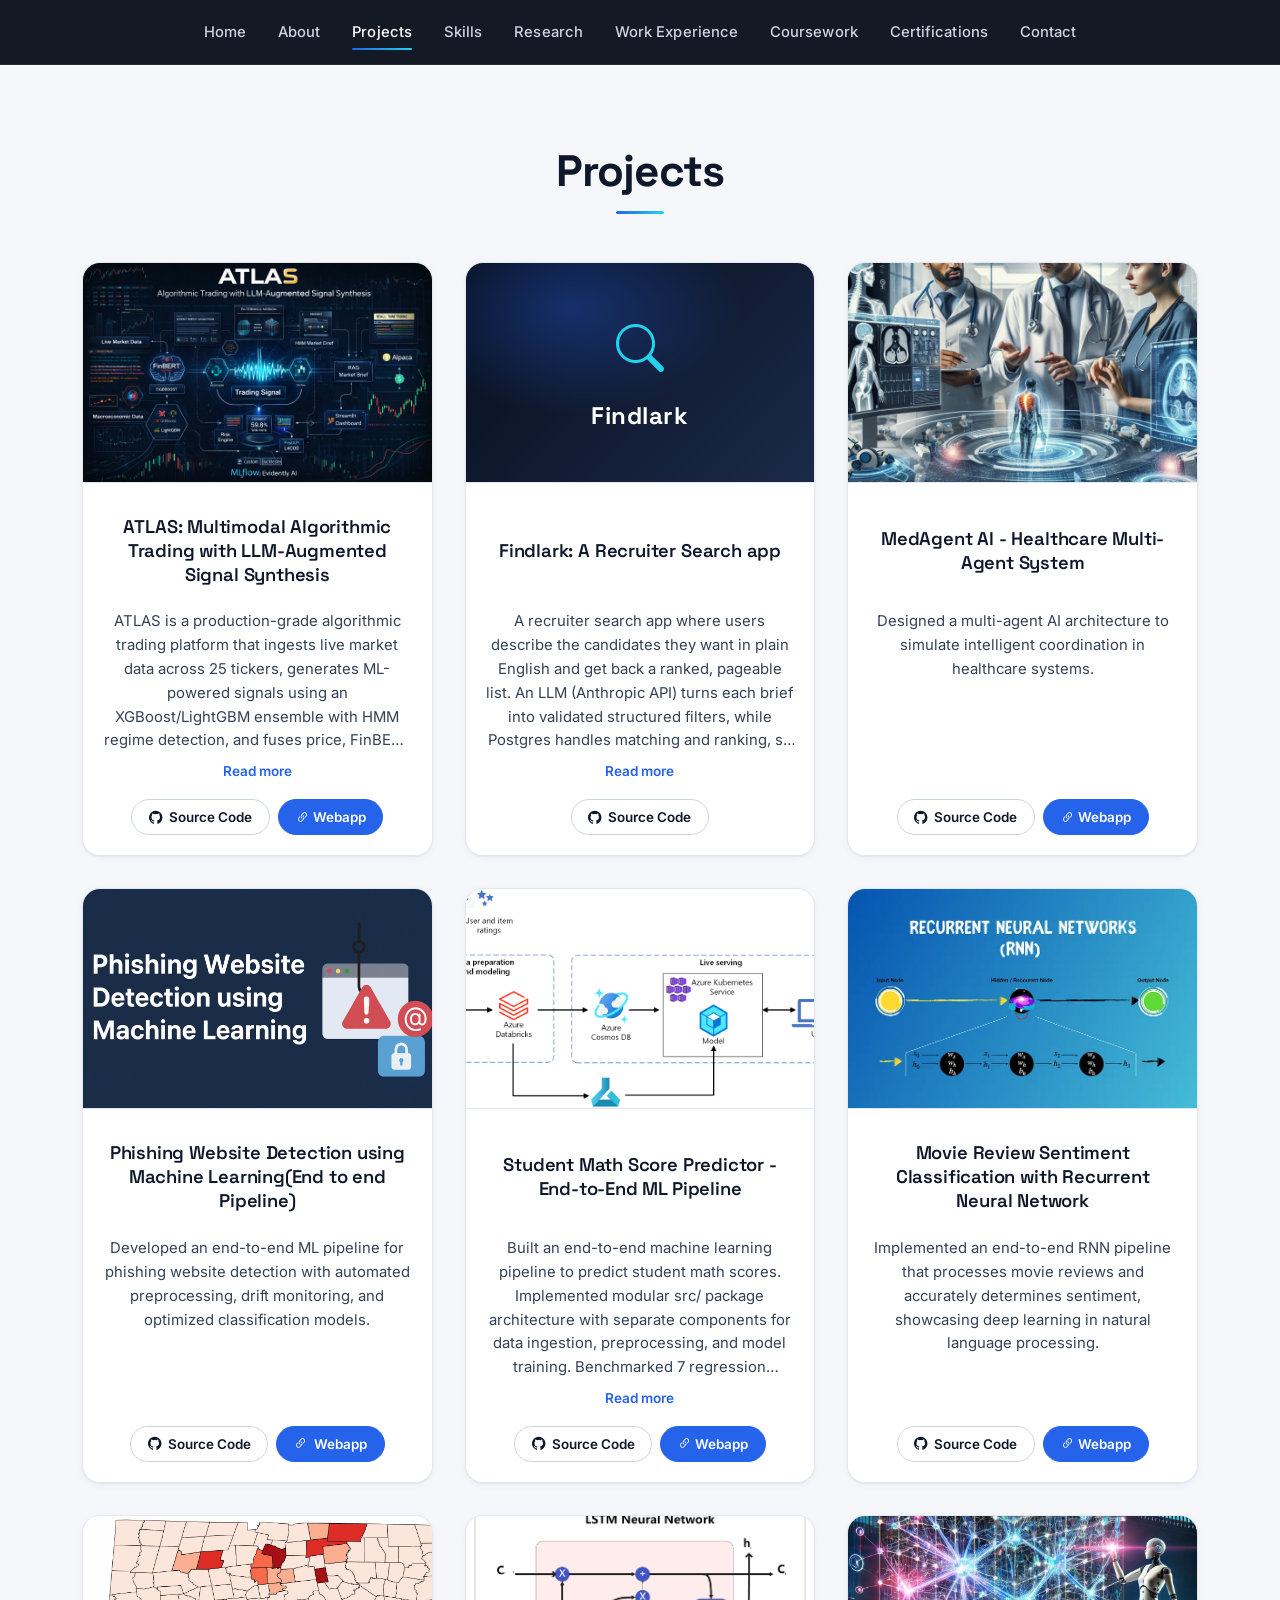
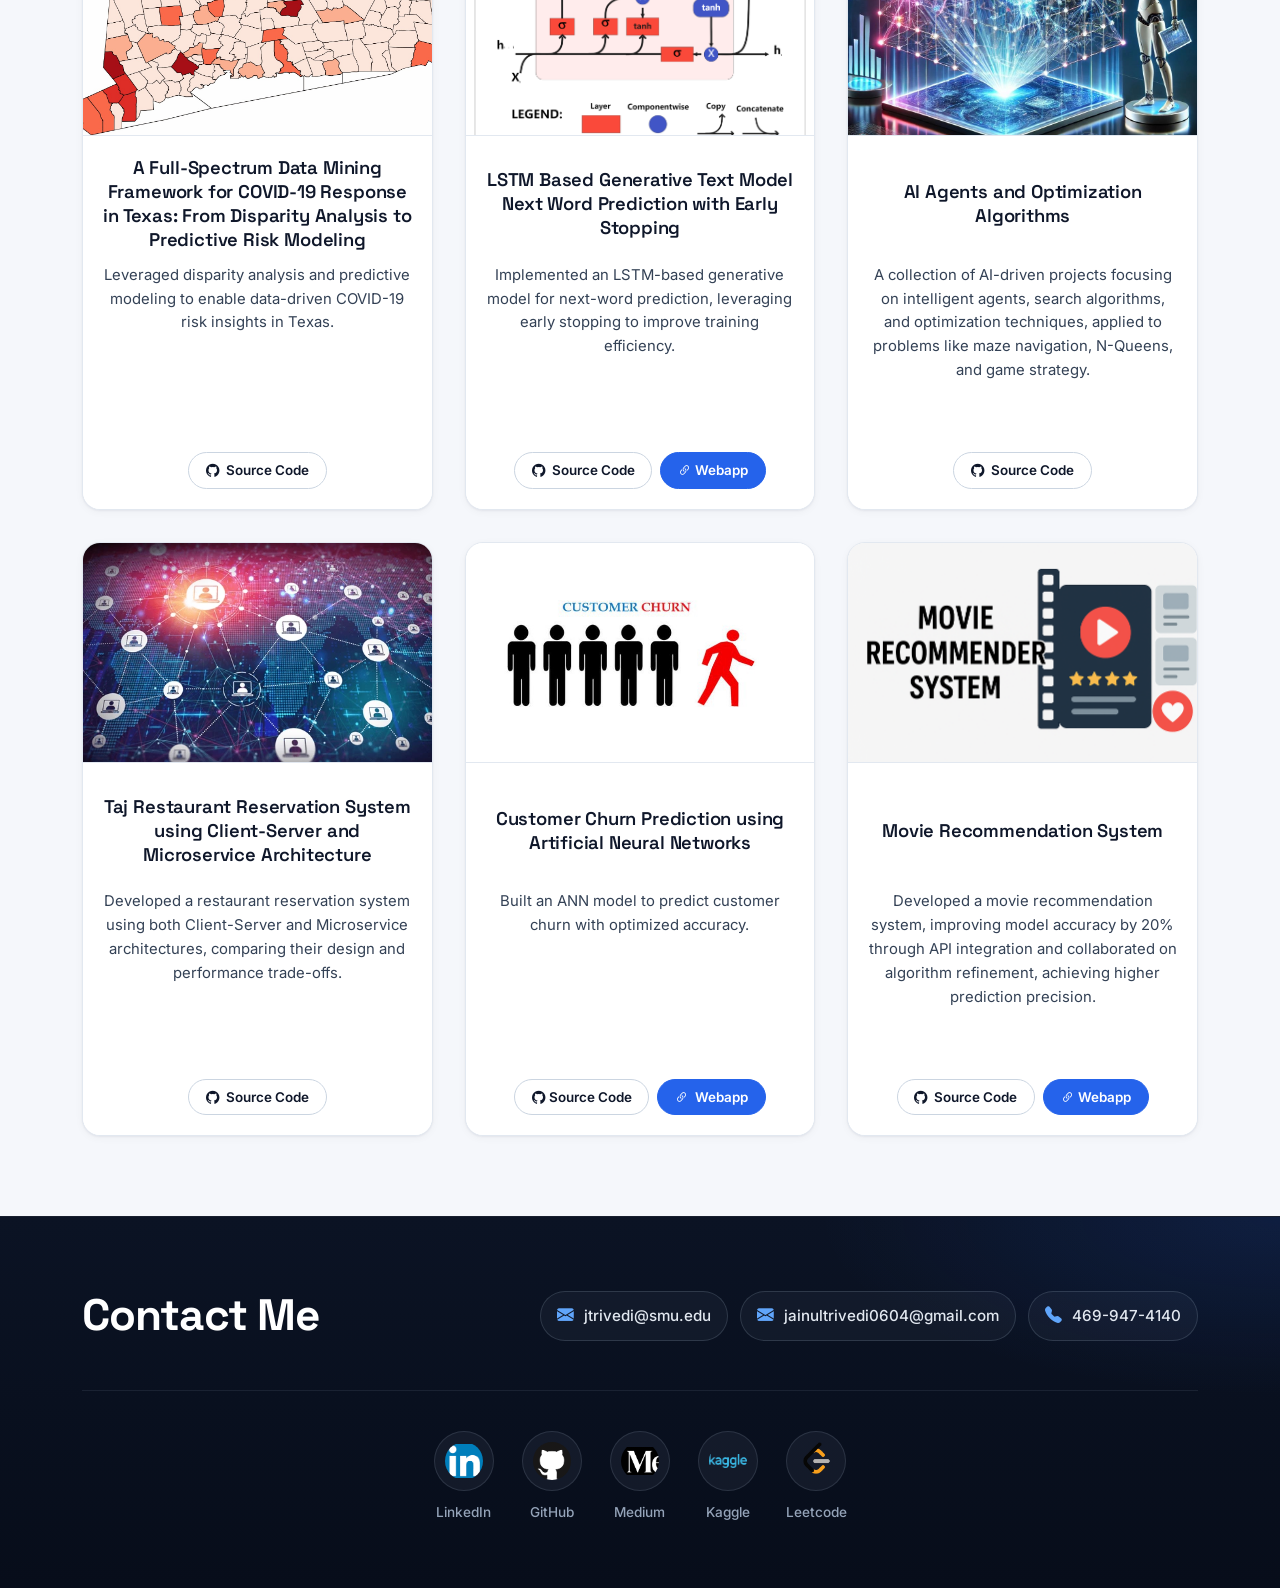
<file: projects.html>
<!DOCTYPE html>
<html lang="en">
<head>
    <meta charset="UTF-8" />
    <meta name="viewport" content="width=device-width, initial-scale=1.0"/>
    <title>Projects - Jainul's Portfolio</title>
    <link href="https://cdn.jsdelivr.net/npm/bootstrap@5.3.2/dist/css/bootstrap.min.css" rel="stylesheet">
    <link rel="stylesheet" href="https://cdn.jsdelivr.net/npm/bootstrap-icons@1.11.3/font/bootstrap-icons.css">
    <style>
        html {
            scroll-behavior: smooth;
        }
        body {
            margin: 0;
            font-family: Arial, sans-serif;
            line-height: 1.6;
            background-color: #f9f9f9;
            color: #000000;
        }
        .navbar {
            position: sticky;
            top: 0;
            z-index: 1000;
            background-color: #000000;
            padding: 12px 20px;
            box-shadow: 0 2px 6px rgba(0,0,0,0.2);
        }
        .navbar .container-fluid {
            display: flex;
            justify-content: space-between;
            align-items: center;
            max-width: 1200px;
            margin: 0 auto;
        }
        .navbar-brand {
            color: #fff;
            font-size: 1.3rem;
            font-weight: bold;
            text-decoration: none;
        }
        .nav-links {
            list-style: none;
            display: flex;
            gap: 24px;
            margin: 0;
            padding: 0;
        }
        .nav-link {
            color: #fff;
            text-decoration: none;
            font-size: 1rem;
            padding: 6px 8px;
            transition: background-color 0.3s ease, color 0.3s ease;
        }
        .nav-link:hover {
            background-color: #000000;
            border-radius: 4px;
            color: #ffdd57;
        }
        @media (max-width: 768px) {
            .nav-links {
                flex-wrap: wrap;
                gap: 12px;
                justify-content: center;
            }
        }
        .projects-section {
            background-color: #f8f9fa;
            padding: 4rem 2rem;
        }
        .projects-section h2 {
            font-size: 2.5rem; font-weight: 700; margin-bottom: 3rem; text-align: center;
        }
        .projects-section .card {
            border: none; border-radius: 1.25rem; box-shadow: 0 4px 12px rgba(0, 0, 0, 0.08);
            transition: transform 0.25s ease, box-shadow 0.25s ease, opacity 0.6s ease;
            background-color: #fff; display: flex; flex-direction: column; overflow: hidden;
            opacity: 0; /* start hidden for fade-in */
        }
        .projects-section .card.show {
            opacity: 1; /* fade-in visible */
        }
        .projects-section .card:hover {
            transform: translateY(-5px); box-shadow: 0 8px 20px rgba(0, 0, 0, 0.12);
        }
        .projects-section .card-img-top {
            border-top-left-radius: 1.25rem; border-top-right-radius: 1.25rem;
            object-fit: cover; height: 220px; width: 100%;
            flex-shrink: 0; display: block;
        }
        /* Placeholder for projects without a screenshot, same size as the images */
        .projects-section .card-img-placeholder {
            display: flex; flex-direction: column; align-items: center; justify-content: center; gap: 0.5rem;
            background: linear-gradient(135deg, #000000 0%, #1f2937 100%); color: #fff;
        }
        .projects-section .card-img-placeholder .bi {
            font-size: 3rem; color: #ffdd57;
        }
        .projects-section .card-img-placeholder span {
            font-size: 1.5rem; font-weight: 700; letter-spacing: 0.5px;
        }
        /* Uniform card layout: fixed title and description areas, buttons pinned to the bottom */
        .projects-section .card {
            height: 100%;
        }
        .projects-section .card-body {
            display: flex; flex-direction: column; flex: 1 1 auto; padding: 1.25rem;
        }
        .projects-section .card-title {
            font-weight: 700; font-size: 1.15rem; margin-bottom: 0.75rem; text-align: center;
            line-height: 1.3;
            height: calc(1.15rem * 1.3 * 4); /* 4 lines, fixed even if a long title is shrunk */
            display: flex; align-items: center; justify-content: center; overflow: hidden;
        }
        .projects-section .card-text {
            font-size: 0.95rem; text-align: center; color: #555;
            line-height: 1.6; margin-bottom: 0;
            height: calc(1.6em * 6);
            display: -webkit-box; -webkit-box-orient: vertical; -webkit-line-clamp: 6; line-clamp: 6; overflow: hidden;
        }
        .projects-section .card-text.expanded {
            height: auto; -webkit-line-clamp: unset; line-clamp: unset; display: block;
        }
        .projects-section .read-more {
            height: 1.6rem; margin-top: 0.25rem; text-align: center;
        }
        .projects-section .read-more button {
            background: none; border: none; padding: 0; color: #007bff;
            font-size: 0.85rem; font-weight: 600; cursor: pointer;
        }
        .projects-section .read-more button:hover {
            color: #0056b3; text-decoration: underline;
        }
        .projects-section .card-footer {
            margin-top: auto !important; padding: 1rem 0 0; background: none; border-top: none;
            min-height: 3.25rem; flex-wrap: nowrap; align-items: center;
        }
        .projects-section .card-footer .btn {
            white-space: nowrap;
        }
        .projects-section .btn {
            font-weight: 600; border-radius: 999px; padding: 0.4rem 1rem;
            font-size: 0.85rem; display: inline-block; text-decoration: none; margin: 0.25rem;
        }
        .projects-section .btn-outline-secondary {
            border: 1px solid #6c757d; color: #6c757d; background: none;
        }
        .projects-section .btn-outline-secondary:hover {
            background-color: #6c757d; color: #fff;
        }
        /* Styling for the new Live Demo button */
        .projects-section .btn-primary {
            background-color: #007bff; color: #fff; border: 1px solid #007bff;
        }
        .projects-section .btn-primary:hover {
            background-color: #0056b3; border-color: #0056b3;
        }
        /* Grid: 3 columns on desktop, 2 on tablet, 1 on mobile */
        .projects-row {
            display: grid; grid-template-columns: repeat(3, minmax(0, 1fr)); gap: 2rem;
        }
        .project-col {
            min-width: 0;
        }
        @media (max-width: 1199.98px) {
            .projects-row { grid-template-columns: repeat(2, minmax(0, 1fr)); }
        }
        @media (max-width: 767.98px) {
            .projects-section { padding: 3rem 1rem; }
            .projects-row { grid-template-columns: 1fr; gap: 1.5rem; }
        }
        .contact-section {
            background-color: #000;
            color: #fff;
            padding: 60px 20px;
            opacity: 0; /* fade-in */
            transition: opacity 1s ease;
        }
        .contact-section.show {
            opacity: 1;
        }
        .contact-section .container-fluid {
            max-width: 1100px;
        }
        .contact-top {
            display: flex;
            align-items: center;
            justify-content: space-between;
            gap: 20px;
            flex-wrap: wrap;
        }
        .contact-top h2 {
            font-size: 3rem;
            margin: 0;
            font-weight: 700;
        }
        .contact-info {
            display: flex;
            gap: 28px;
            align-items: center;
        }
        .contact-info a {
            display: inline-flex;
            align-items: center;
            gap: 10px;
            color: #fff;
            text-decoration: none;
            font-weight: 500;
            font-size: 1.05rem;
        }
        .contact-info .bi {
            font-size: 1.25rem;
            color: #fff;
        }
        .social-icons {
            display: flex;
            justify-content: center;
            gap: 36px;
            flex-wrap: wrap;
            margin-top: 36px;
        }
        .icon-item {
            display: flex;
            flex-direction: column;
            align-items: center;
            text-decoration: none;
            color: #fff;
        }
        .icon-item img {
            width: 72px;
            height: 72px;
            border-radius: 50%;
            background-color: #0d020a;
            padding: 12px;
            object-fit: contain;
            display: block;
            transition: transform .25s ease, box-shadow .25s ease;
        }
        .icon-item:hover img {
            transform: translateY(-6px);
            box-shadow: 0 10px 30px rgba(227,95,185,0.22);
        }
        .icon-item span {
            margin-top: 8px;
            font-size: 1rem;
        }
        @media (max-width: 767px) {
            .contact-top {
                align-items: flex-start;
            }
            .contact-top h2 { font-size: 2.2rem; }
            .contact-info { gap: 18px; margin-top: 8px; }
            .social-icons { justify-content: flex-start; margin-top: 20px; }
        }
        .fade-item {
            opacity: 0;
            transform: translateY(20px);
            transition: opacity 0.8s ease-out, transform 0.8s ease-out;
        }
        /* Reusing .show for project cards and contact section */
        .fade-card.show, .contact-section.show {
            opacity: 1;
            transform: translateY(0);
        }
    </style>
  <link rel="preconnect" href="https://fonts.googleapis.com">
  <link rel="preconnect" href="https://fonts.gstatic.com" crossorigin>
  <link href="https://fonts.googleapis.com/css2?family=Inter:wght@400;500;600;700&family=Space+Grotesk:wght@500;600;700&display=swap" rel="stylesheet">
  <link rel="stylesheet" href="assets/css/theme.css">
</head>
<body>
    <nav class="navbar site-nav" aria-label="Main navigation">
        <div class="container-fluid">
            <button class="nav-toggle" type="button" aria-expanded="false" aria-controls="site-menu" aria-label="Toggle navigation menu"><i class="bi bi-list" aria-hidden="true"></i><span>Menu</span></button>
            <ul class="nav-links" id="site-menu">
                <li><a class="nav-link" href="index.html">Home</a></li>
                <li><a class="nav-link" href="about.html">About</a></li>
                <li><a class="nav-link" href="projects.html">Projects</a></li>
                <li><a class="nav-link" href="skills.html">Skills</a></li>
                <li><a class="nav-link" href="research.html">Research</a></li>
                <li><a class="nav-link" href="experience.html">Work Experience</a></li>
                <li><a class="nav-link" href="coursework.html">Coursework</a></li>
                <li><a class="nav-link" href="certifications.html">Certifications</a></li>
                <li><a class="nav-link" href="#contact">Contact</a></li>
            </ul>
        </div>
    </nav>

    <section id="projects" class="projects-section">
        <div class="container">
            <h2>Projects</h2>
            <div class="projects-row">

                <div class="project-col">
                    <div class="card fade-card">
                        <img src="images/projects/15.png" class="card-img-top" alt="Project 1 Image">
                        <div class="card-body">
                            <h5 class="card-title">ATLAS: Multimodal Algorithmic Trading with LLM-Augmented Signal Synthesis</h5>
                            <p class="card-text">ATLAS is a production-grade algorithmic trading platform that ingests live market data across 25 tickers, generates ML-powered signals using an XGBoost/LightGBM ensemble with HMM regime detection, and fuses price, FinBERT sentiment, and macroeconomic data into a single confidence-filtered trading signal. It includes a RAG-based market brief generator, real-time risk engine, custom backtester (59.8% avg win rate), and live paper trade execution via Alpaca - all surfaced through a FastAPI backend, Streamlit dashboard, and full MLOps stack with MLflow and Evidently AI.</p>
                            <div class="d-flex justify-content-center mt-3 card-footer">
                                <a href="https://github.com/JainulTrivedi55555/atlas-trading-platform" class="btn btn-outline-secondary btn-sm"><i class="bi bi-github me-1"></i> Source Code</a>
                                <a href="https://atlas-trading-platform.me/" class="btn btn-primary btn-sm"><i class="bi bi-link-45deg me-1"></i>Webapp</a>
                            </div>
                        </div>
                    </div>
                </div>


                <div class="project-col">
                    <div class="card fade-card">
                        <div class="card-img-top card-img-placeholder" role="img" aria-label="Findlark project">
                            <i class="bi bi-search"></i>
                            <span>Findlark</span>
                        </div>
                        <div class="card-body">
                            <h5 class="card-title">Findlark: A Recruiter Search app</h5>
                            <p class="card-text">A recruiter search app where users describe the candidates they want in plain English and get back a ranked, pageable list. An LLM (Anthropic API) turns each brief into validated structured filters, while Postgres handles matching and ranking, so the model never sees candidate data. Built with Next.js, TypeScript, and Supabase, it adds shortlists, saved searches, row-level company isolation, and Stripe webhook billing, all on generated demo data.</p>
                            <div class="d-flex justify-content-center mt-3 card-footer">
                                <a href="https://github.com/JainulTrivedi55555/findlark" target="_blank" rel="noopener noreferrer" class="btn btn-outline-secondary btn-sm"><i class="bi bi-github me-1"></i> Source Code</a>
                            </div>
                        </div>
                    </div>
                </div>


                <div class="project-col">
                    <div class="card fade-card">
                        <img src="images/projects/4.png" class="card-img-top" alt="Project 4 Image">
                        <div class="card-body">
                            <h5 class="card-title">MedAgent AI - Healthcare Multi-Agent System</h5>
                            <p class="card-text">Designed a multi-agent AI architecture to simulate intelligent coordination in healthcare systems.</p>
                            <div class="d-flex justify-content-center mt-3 card-footer">
                                <a href="https://github.com/JainulTrivedi55555/MedAgent-AI-Healthcare-MultiAgent-System" class="btn btn-outline-secondary btn-sm"><i class="bi bi-github me-1"></i> Source Code</a>
                                <a href="https://medagent-ai-healthcare-multiagent-system.streamlit.app/" class="btn btn-primary btn-sm"><i class="bi bi-link-45deg me-1"></i>Webapp</a>
                            </div>
                        </div>
                    </div>
                </div>
                
                <div class="project-col">
                    <div class="card fade-card">
                        <img src="images/projects/1.png" class="card-img-top" alt="Project 1 Image">
                        <div class="card-body">
                            <h5 class="card-title">Phishing Website Detection using Machine Learning(End to end Pipeline)</h5>
                            <p class="card-text">Developed an end-to-end ML pipeline for phishing website detection with automated preprocessing, drift monitoring, and optimized classification models.</p>
                            <div class="d-flex justify-content-center mt-3 card-footer">
                                <a href="https://github.com/JainulTrivedi55555/Phishing-Website-Detection-using-Machine-Learning-End-to-end-Pipeline-" class="btn btn-outline-secondary btn-sm"><i class="bi bi-github me-1"></i> Source Code</a>
                                <a href="https://jainultrivedi55555.github.io/Phishing-Website-Detection-using-Machine-Learning-End-to-end-Pipeline/" class="btn btn-primary btn-sm"><i class="bi bi-link-45deg me-1"></i> Webapp</a>
                            </div>
                        </div>
                    </div>
                </div>


                <div class="project-col">
                    <div class="card fade-card">
                        <img src="images/projects/10.png" class="card-img-top" alt="Project 10 Image">
                        <div class="card-body">
                            <h5 class="card-title">Student Math Score Predictor - End-to-End ML Pipeline</h5>
                            <p class="card-text">Built an end-to-end machine learning pipeline to predict student math scores. Implemented modular src/ package architecture with separate components for data ingestion, preprocessing, and model training. Benchmarked 7 regression algorithms (Linear, Ridge, Lasso, Random Forest, XGBoost, CatBoost, AdaBoost) with GridSearchCV hyperparameter tuning, achieving R² of 0.88. Served predictions via a lightweight Flask interface deployed on Render.</p>
                            <div class="d-flex justify-content-center mt-3 card-footer">
                                <a href="https://github.com/JainulTrivedi55555/Student-Math-Score-Predictor-End-to-End-ML-Pipeline" class="btn btn-outline-secondary btn-sm"><i class="bi bi-github me-1"></i> Source Code</a>
                                <a href="https://mlproject-v873.onrender.com/predictdata" class="btn btn-primary btn-sm"><i class="bi bi-link-45deg me-1"></i>Webapp</a>
                            </div>
                        </div>
                    </div>
                </div>

                <div class="project-col">
                    <div class="card fade-card">
                        <img src="images/projects/13.webp" class="card-img-top" alt="Movie Review Sentiment Classification with Recurrent Neural Network">
                        <div class="card-body">
                            <h5 class="card-title">Movie Review Sentiment Classification with Recurrent Neural Network</h5>
                            <p class="card-text">Implemented an end-to-end RNN pipeline that processes movie reviews and accurately determines sentiment, showcasing deep learning in natural language processing.</p>
                            <div class="d-flex justify-content-center mt-3 card-footer">
                                <a href="https://github.com/JainulTrivedi55555/Movie-Review-Sentiment-Classification-with-Recurrent-Neural-Network" class="btn btn-outline-secondary btn-sm"><i class="bi bi-github me-1"></i> Source Code</a>
                                <a href="https://afrtdemy5ocj7fyiddcgqq.streamlit.app/" class="btn btn-primary btn-sm"><i class="bi bi-link-45deg me-1"></i>Webapp</a>
                            </div>
                        </div>
                    </div>
                </div>

                <div class="project-col">
                    <div class="card fade-card">
                        <img src="images/projects/3.jpg" class="card-img-top" alt="Project 3 Image">
                        <div class="card-body">
                            <h5 class="card-title">A Full-Spectrum Data Mining Framework for COVID-19 Response in Texas: From Disparity Analysis to Predictive Risk Modeling</h5>
                            <p class="card-text">Leveraged disparity analysis and predictive modeling to enable data-driven COVID-19 risk insights in Texas.</p>
                            <div class="d-flex justify-content-center mt-3 card-footer">
                                <a href="https://github.com/JainulTrivedi55555/COVID-19-Response-in-Texas-From-Disparity-Analysis-to-Predictive-Risk-Modeling" class="btn btn-outline-secondary btn-sm"><i class="bi bi-github me-1"></i> Source Code</a>
                            </div>
                        </div>
                    </div>
                </div>


                <div class="project-col">
                    <div class="card fade-card">
                        <img src="images/projects/14.png" class="card-img-top" alt="LSTM Based Generative Text Model Next Word Prediction with Early Stopping">
                        <div class="card-body">
                            <h5 class="card-title">LSTM Based Generative Text Model Next Word Prediction with Early Stopping</h5>
                            <p class="card-text">Implemented an LSTM-based generative model for next-word prediction, leveraging early stopping to improve training efficiency.</p>
                            <div class="d-flex justify-content-center mt-3 card-footer">
                                <a href="https://github.com/JainulTrivedi55555/LSTM-Based-Generative-Text-Model-Next-Word-Prediction-with-Early-Stopping" class="btn btn-outline-secondary btn-sm"><i class="bi bi-github me-1"></i> Source Code</a>
                                <a href="https://gg7xvumzfnuxdkvyjzgjk9.streamlit.app/" class="btn btn-primary btn-sm"><i class="bi bi-link-45deg me-1"></i>Webapp</a>
                            </div>
                        </div>
                    </div>
                </div>

                <div class="project-col">
                    <div class="card fade-card">
                        <img src="images/projects/6.jpeg" class="card-img-top" alt="Project 6 Image">
                        <div class="card-body">
                            <h5 class="card-title">AI Agents and Optimization Algorithms</h5>
                            <p class="card-text">A collection of AI-driven projects focusing on intelligent agents, search algorithms, and optimization techniques, applied to problems like maze navigation, N-Queens, and game strategy.</p>
                            <div class="d-flex justify-content-center mt-3 card-footer">
                                <a href="https://github.com/JainulTrivedi55555/AI-Agents-and-Optimization-Algorithms" class="btn btn-outline-secondary btn-sm"><i class="bi bi-github me-1"></i> Source Code</a>
                            </div>
                        </div>
                    </div>
                </div>


                <div class="project-col">
                    <div class="card fade-card">
                        <img src="images/projects/11.webp" class="card-img-top" alt="Project 11 Image">
                        <div class="card-body">
                            <h5 class="card-title">Taj Restaurant Reservation System using Client-Server and Microservice Architecture</h5>
                            <p class="card-text">Developed a restaurant reservation system using both Client-Server and Microservice architectures, comparing their design and performance trade-offs.</p>
                            <div class="d-flex justify-content-center mt-3 card-footer">
                                <a href="https://github.com/JainulTrivedi55555/Taj-Restaurant-Reservation-System" class="btn btn-outline-secondary btn-sm"><i class="bi bi-github me-1"></i> Source Code</a>
                            </div>
                        </div>
                    </div>
                </div>

                
                <div class="project-col">
                    <div class="card fade-card">
                        <img src="images/projects/12.jpg" class="card-img-top" alt="Customer Churn Prediction using Artificial Neural Networks">
                        <div class="card-body">
                            <h5 class="card-title">Customer Churn Prediction using Artificial Neural Networks</h5>
                            <p class="card-text">Built an ANN model to predict customer churn with optimized accuracy.</p>
                            <div class="d-flex justify-content-center mt-3 card-footer">
                                <a href="https://github.com/JainulTrivedi55555/Customer-Churn-Prediction-using-Artificial-Neural-Networks" class="btn btn-outline-secondary btn-sm"><i class="bi bi-github me-1"></i>Source Code</a>
                                <a href="https://customer-churn-prediction-using-artificial-neural-networks-ce9.streamlit.app/" class="btn btn-primary btn-sm"><i class="bi bi-link-45deg me-1"></i> Webapp</a>
                            </div>
                        </div>
                    </div>
                </div>
                
                
                <div class="project-col">
                    <div class="card fade-card">
                        <img src="images/projects/2.png" class="card-img-top" alt="Project 2 Image">
                        <div class="card-body">
                            <h5 class="card-title">Movie Recommendation System</h5>
                            <p class="card-text">Developed a movie recommendation system, improving model accuracy by 20% through API integration and collaborated on algorithm refinement, achieving higher prediction precision.</p>
                            <div class="d-flex justify-content-center mt-3 card-footer">
                                <a href="https://github.com/JainulTrivedi55555/Movie-Recommendation-System" class="btn btn-outline-secondary btn-sm"><i class="bi bi-github me-1"></i> Source Code</a>
                                <a href="https://movie-recommendation-system-bp2ym7swftaxw52brxnbp9.streamlit.app/" class="btn btn-primary btn-sm"><i class="bi bi-link-45deg me-1"></i>Webapp</a>
                            </div>
                        </div>
                    </div>
                </div>
                
            </div>
        </div>
    </section>

    <section id="contact" class="contact-section fade-item">
        <div class="container-fluid">
            <div class="contact-top">
                <h2>Contact Me</h2>
                <div class="contact-info">
                    <a href="mailto:jtrivedi@smu.edu">
                        <i class="bi bi-envelope-fill"></i>
                        <span>jtrivedi@smu.edu</span>
                    </a>
                    <a href="mailto:jainultrivedi0604@gmail.com">
                        <i class="bi bi-envelope-fill"></i>
                        <span>jainultrivedi0604@gmail.com</span>
                    </a>
                    <a href="tel:4699474140">
                        <i class="bi bi-telephone-fill"></i>
                        <span>469-947-4140</span>
                    </a>
                </div>
            </div>
            <div class="social-icons">
                <a class="icon-item" href="https://www.linkedin.com/in/jainultrivedi" target="_blank" aria-label="LinkedIn">
                    <img src="images/contact/1.png" alt="LinkedIn">
                    <span>LinkedIn</span>
                </a>
                <a class="icon-item" href="https://github.com/JainulTrivedi55555" target="_blank" aria-label="GitHub">
                    <img src="images/contact/3.png" alt="GitHub">
                    <span>GitHub</span>
                </a>
                <a class="icon-item" href="https://medium.com/@jainultrivedi55555" target="_blank" aria-label="Medium">
                    <img src="images/contact/4.png" alt="Medium">
                    <span>Medium</span>
                </a>
                <a class="icon-item" href="https://www.kaggle.com/jainultrivedi1" target="_blank" aria-label="Kaggle">
                    <img src="images/contact/2.png" alt="Kaggle">
                    <span>Kaggle</span>
                </a>
                <a class="icon-item" href="https://leetcode.com/u/91ikk5rxSj/" target="_blank" aria-label="Leetcode">
                    <img src="images/contact/5.png" alt="Leetcode">
                    <span>Leetcode</span>
                </a>
            </div>
        </div>
    </section>

    <script>
        // Fade-in on scroll for project cards and contact section
        const fadeItems = document.querySelectorAll('.fade-card, .contact-section');

        const observer = new IntersectionObserver(entries => {
            entries.forEach(entry => {
                if (entry.isIntersecting) {
                    entry.target.classList.add('show');
                    observer.unobserve(entry.target); // Stop observing after it has faded in
                }
            });
        }, { threshold: 0.2 });

        fadeItems.forEach(item => observer.observe(item));

        // "Read more" toggle for descriptions cut off by the fixed-height layout.
        // Every card gets the same reserved slot so heights stay equal; the button only shows when needed.
        document.querySelectorAll('.projects-section .card-text').forEach(text => {
            const slot = document.createElement('div');
            slot.className = 'read-more';
            const btn = document.createElement('button');
            btn.type = 'button';
            btn.textContent = 'Read more';
            btn.setAttribute('aria-expanded', 'false');
            btn.addEventListener('click', () => {
                const expanded = text.classList.toggle('expanded');
                btn.textContent = expanded ? 'Show less' : 'Read more';
                btn.setAttribute('aria-expanded', String(expanded));
            });
            slot.appendChild(btn);
            text.after(slot);
        });

        // Shrink only titles that overflow their fixed 4-line slot (e.g. very long titles on narrow cards)
        function fitTitles() {
            document.querySelectorAll('.projects-section .card-title').forEach(title => {
                title.style.fontSize = '';
                let size = parseFloat(getComputedStyle(title).fontSize);
                const min = size * 0.8;
                while (title.scrollHeight > title.clientHeight + 1 && size > min) {
                    size -= 0.5;
                    title.style.fontSize = size + 'px';
                }
            });
        }
        fitTitles();
        window.addEventListener('resize', fitTitles);

        function updateReadMore() {
            document.querySelectorAll('.projects-section .card-text').forEach(text => {
                const btn = text.nextElementSibling.querySelector('button');
                const truncated = text.classList.contains('expanded') || text.scrollHeight > text.clientHeight + 1;
                btn.style.visibility = truncated ? 'visible' : 'hidden';
            });
        }
        updateReadMore();
        window.addEventListener('resize', updateReadMore);
        // Re-measure once web fonts have loaded, since they change text widths
        if (document.fonts && document.fonts.ready) {
            document.fonts.ready.then(() => { fitTitles(); updateReadMore(); });
        }
    </script>

  <script src="assets/js/site.js"></script>
</body>
</html>
</file>
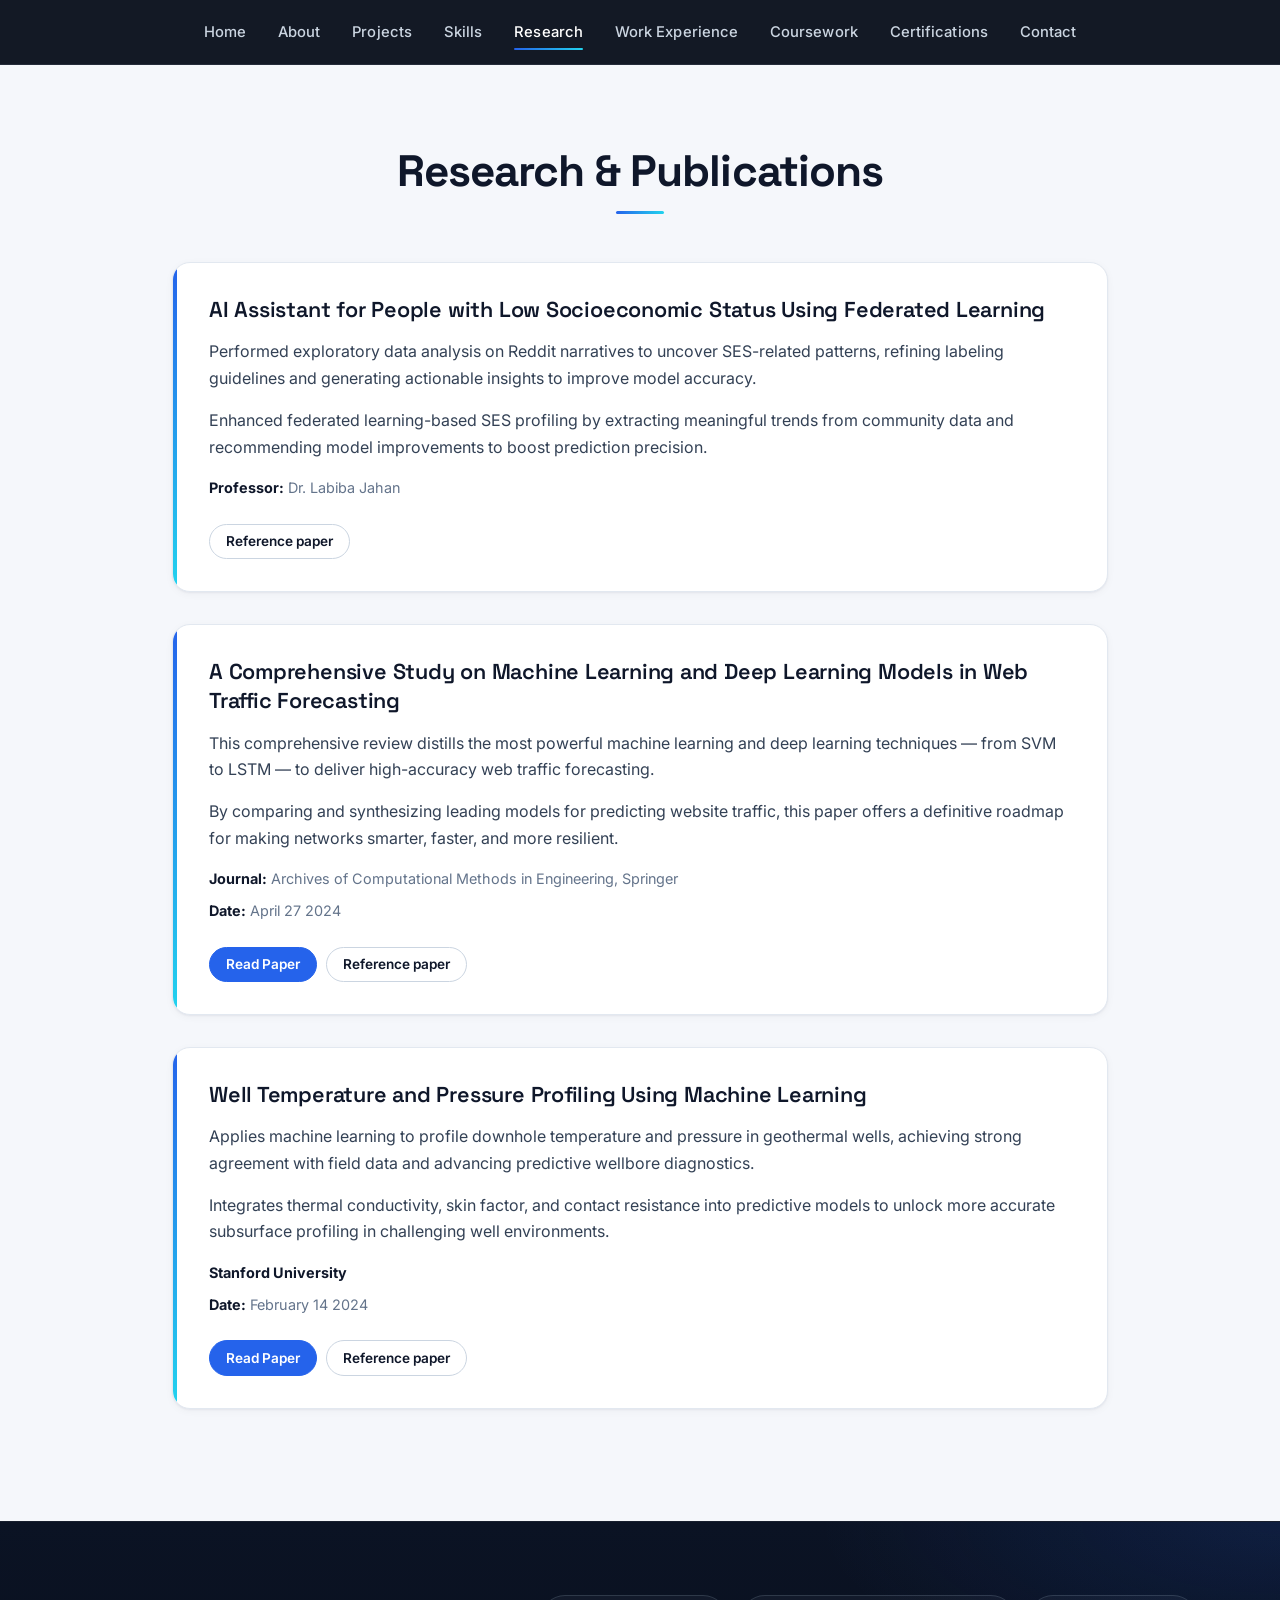
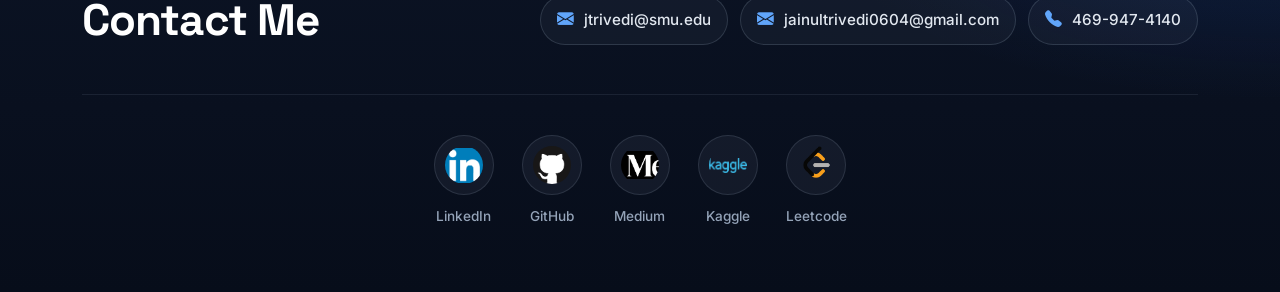
<file: research.html>
<!DOCTYPE html>
<html lang="en">
<head>
  <meta charset="UTF-8" />
  <meta name="viewport" content="width=device-width, initial-scale=1.0"/>
  <title>Research & Publications - Jainul's Portfolio</title>
  <link href="https://cdn.jsdelivr.net/npm/bootstrap@5.3.2/dist/css/bootstrap.min.css" rel="stylesheet">
  <link rel="stylesheet" href="https://cdn.jsdelivr.net/npm/bootstrap-icons@1.11.3/font/bootstrap-icons.css">
  <style>
    html { scroll-behavior: smooth; }
    body {
      margin: 0;
      font-family: Arial, sans-serif;
      line-height: 1.6;
      background-color: #f9f9f9;
      color: #000000;
      opacity: 0;
      transition: opacity 0.5s ease-in-out;
    }
    body.fade-in { opacity: 1; }

    .navbar {
      position: sticky;
      top: 0;
      z-index: 1000;
      background-color: #000000;
      padding: 12px 20px;
      box-shadow: 0 2px 6px rgba(0,0,0,0.2);
    }
    .navbar .container-fluid { display: flex; justify-content: space-between; align-items: center; max-width: 1200px; margin: 0 auto; }
    .navbar-brand { color: #fff; font-size: 1.3rem; font-weight: bold; text-decoration: none; }
    .nav-links { list-style: none; display: flex; gap: 24px; margin: 0; padding: 0; }
    .nav-link {
      color: #fff; text-decoration: none; font-size: 1rem;
      padding: 6px 8px; transition: background-color 0.3s ease, color 0.3s ease;
    }
    .nav-link:hover { background-color: #000000; border-radius: 4px; color: #ffdd57; }
    @media (max-width: 768px) { .nav-links { flex-wrap: wrap; gap: 12px; justify-content: center; } }

    /* ===== Research Section ===== */
    .research-section { padding: 4rem 2rem; background-color: #f8f9fa; }
    .research-section h2 { font-size: 2.5rem; font-weight: 700; margin-bottom: 3rem; text-align: center; }
    .research-item {
      background-color: #fff;
      padding: 2rem;
      border-radius: 1rem;
      box-shadow: 0 4px 12px rgba(0, 0, 0, 0.08);
      margin-bottom: 2rem;
    }
    .research-item h3 { font-size: 1.5rem; font-weight: 700; color: #000203; margin-bottom: 0.5rem; }
    .research-item p { font-size: 1rem; color: #555; margin-bottom: 1rem; }
    .research-item .details span { display: block; font-size: 0.9rem; color: #6c757d; margin-bottom: 0.5rem; }
    .research-item .details span strong { color: #333; }
    .research-item .btn-group { margin-top: 1rem; }
    .research-item .btn { font-weight: 600; border-radius: 999px; padding: 0.4rem 1rem; font-size: 0.85rem; text-decoration: none; }

    /* ===== Contact Section ===== */
    .contact-section { background-color: #000; color: #fff; padding: 60px 20px; }
    .contact-section .container-fluid { max-width: 1100px; }
    .contact-top { display: flex; align-items: center; justify-content: space-between; gap: 20px; flex-wrap: wrap; }
    .contact-top h2 { font-size: 3rem; margin: 0; font-weight: 700; }
    .contact-info { display: flex; gap: 28px; align-items: center; }
    .contact-info a { display: inline-flex; align-items: center; gap: 10px; color: #fff; text-decoration: none; font-weight: 500; font-size: 1.05rem; }
    .contact-info .bi { font-size: 1.25rem; color: #fff; }
    .social-icons { display: flex; justify-content: center; gap: 36px; flex-wrap: wrap; margin-top: 36px; }
    .icon-item { display: flex; flex-direction: column; align-items: center; text-decoration: none; color: #fff; }
    .icon-item img {
      width: 72px; height: 72px; border-radius: 50%; background-color: #0d020a;
      padding: 12px; object-fit: contain; display: block;
      transition: transform .25s ease, box-shadow .25s ease;
    }
    .icon-item span { margin-top: 8px; font-size: 1rem; }
    .icon-item:hover img { transform: translateY(-6px); box-shadow: 0 10px 30px rgba(227,95,185,0.22); }

    @media (max-width: 767px) {
      .contact-top { align-items: flex-start; }
      .contact-top h2 { font-size: 2.2rem; }
      .contact-info { gap: 18px; margin-top: 8px; }
      .social-icons { justify-content: flex-start; margin-top: 20px; }
    }
    .fade-item {
        opacity: 0;
        transform: translateY(20px);
        transition: opacity 0.8s ease-out, transform 0.8s ease-out;
    }

    .fade-item.show {
        opacity: 1;
        transform: translateY(0);
    }

  </style>
  <link rel="preconnect" href="https://fonts.googleapis.com">
  <link rel="preconnect" href="https://fonts.gstatic.com" crossorigin>
  <link href="https://fonts.googleapis.com/css2?family=Inter:wght@400;500;600;700&family=Space+Grotesk:wght@500;600;700&display=swap" rel="stylesheet">
  <link rel="stylesheet" href="assets/css/theme.css">
</head>
<body>
  <nav class="navbar site-nav" aria-label="Main navigation">
    <div class="container-fluid">
      <button class="nav-toggle" type="button" aria-expanded="false" aria-controls="site-menu" aria-label="Toggle navigation menu"><i class="bi bi-list" aria-hidden="true"></i><span>Menu</span></button>
      <ul class="nav-links" id="site-menu">
        <li><a class="nav-link" href="index.html">Home</a></li>
        <li><a class="nav-link" href="about.html">About</a></li>
        <li><a class="nav-link" href="projects.html">Projects</a></li>
        <li><a class="nav-link" href="skills.html">Skills</a></li>
        <li><a class="nav-link" href="research.html">Research</a></li>
        <li><a class="nav-link" href="experience.html">Work Experience</a></li>
        <li><a class="nav-link" href="coursework.html">Coursework</a></li>
        <li><a class="nav-link" href="certifications.html">Certifications</a></li>
        <li><a class="nav-link" href="#contact">Contact</a></li>
      </ul>
    </div>
  </nav>

  <section id="research" class="research-section">
    <div class="container">
      <h2>Research & Publications</h2>

      <div class="research-item">
        <h3>AI Assistant for People with Low Socioeconomic Status Using Federated Learning</h3>
        <p>Performed exploratory data analysis on Reddit narratives to uncover SES-related patterns, refining labeling guidelines and generating actionable insights to improve model accuracy.</p>
        <P>Enhanced federated learning-based SES profiling by extracting meaningful trends from community data and recommending model improvements to boost prediction precision.</P>
        <div class="details">
          <span><strong>Professor:</strong> Dr. Labiba Jahan</span>
        </div>
        <div class="btn-group">
          <a href="https://aclanthology.org/2025.nlp4dh-1.42.pdf" class="btn btn-outline-secondary">Reference paper</a>
        </div>
      </div>

      <div class="research-item">
        <h3>A Comprehensive Study on Machine Learning and Deep Learning Models in Web Traffic Forecasting</h3>
        <p>This comprehensive review distills the most powerful machine learning and deep learning techniques — from SVM to LSTM — to deliver high-accuracy web traffic forecasting.</p>
        <p>By comparing and synthesizing leading models for predicting website traffic, this paper offers a definitive roadmap for making networks smarter, faster, and more resilient.</p>
        <div class="details">
          <span><strong>Journal:</strong> Archives of Computational Methods in Engineering, Springer</span>
          <span><strong>Date:</strong> April 27 2024 </span>
        </div>
        <div class="btn-group">
          <a href="https://link.springer.com/article/10.1007/s11831-024-10077-8" class="btn btn-primary">Read Paper</a>
          <a href="https://link.springer.com/article/10.1007/s42421-023-00083-w" class="btn btn-outline-secondary">Reference paper</a>
        </div>
      </div>

      <div class="research-item">
        <h3>Well Temperature and Pressure Profiling Using Machine Learning</h3>
        <p>Applies machine learning to profile downhole temperature and pressure in geothermal wells, achieving strong agreement with field data and advancing predictive wellbore diagnostics.</p>
        <p>Integrates thermal conductivity, skin factor, and contact resistance into predictive models to unlock more accurate subsurface profiling in challenging well environments.</p>
        <div class="details">
          <span><strong>Stanford University</strong></span>
          <span><strong>Date:</strong> February 14 2024</span>
        </div>
        <div class="btn-group">
          <a href="https://pangea.stanford.edu/ERE/pdf/IGAstandard/SGW/2024/Trivedi.pdf" class="btn btn-primary">Read Paper</a>
          <a href="https://www.mdpi.com/2079-9292/13/19/3869" class="btn btn-outline-secondary">Reference paper</a>
        </div>
      </div>
    </div>

  </section>

  <section id="contact" class="contact-section">
    <div class="container-fluid">
      <div class="contact-top">
        <h2>Contact Me</h2>
        <div class="contact-info">
          <a href="mailto:jtrivedi@smu.edu"><i class="bi bi-envelope-fill"></i><span>jtrivedi@smu.edu</span></a>
          <a href="mailto:jainultrivedi0604@gmail.com"><i class="bi bi-envelope-fill"></i><span>jainultrivedi0604@gmail.com</span></a>
          <a href="tel:4699474140"><i class="bi bi-telephone-fill"></i><span>469-947-4140</span></a>
        </div>
      </div>
      <div class="social-icons">
        <a class="icon-item" href="https://www.linkedin.com/in/jainultrivedi" target="_blank"><img src="images/contact/1.png" alt="LinkedIn"><span>LinkedIn</span></a>
        <a class="icon-item" href="https://github.com/JainulTrivedi55555" target="_blank"><img src="images/contact/3.png" alt="GitHub"><span>GitHub</span></a>
        <a class="icon-item" href="https://medium.com/@jainultrivedi55555" target="_blank"><img src="images/contact/4.png" alt="Medium"><span>Medium</span></a>
        <a class="icon-item" href="https://www.kaggle.com/jainultrivedi1" target="_blank"><img src="images/contact/2.png" alt="Kaggle"><span>Kaggle</span></a>
        <a class="icon-item" href="https://leetcode.com/u/91ikk5rxSj/" target="_blank"><img src="images/contact/5.png" alt="Leetcode"><span>Leetcode</span></a>
      </div>
    </div>
  </section>

  <script>
    // Fade in on page load
    window.addEventListener('DOMContentLoaded', () => {
      document.body.classList.add('fade-in');
    });

    // Fade out on link click
    const links = document.querySelectorAll('a.nav-link, .btn, .icon-item');
    links.forEach(link => {
      link.addEventListener('click', e => {
        const href = link.getAttribute('href');
        if (href && !href.startsWith('#') && !href.startsWith('mailto:') && !href.startsWith('tel:')) {
          e.preventDefault();
          document.body.classList.remove('fade-in');
          document.body.style.opacity = 0;
          setTimeout(() => { window.location = href; }, 400);
        }
      });
    });
  </script>
  <script>
    document.addEventListener("DOMContentLoaded", function() {
    const fadeItems = document.querySelectorAll('.fade-item');

    // Intersection Observer
    const observer = new IntersectionObserver((entries, observer) => {
        entries.forEach(entry => {
        if(entry.isIntersecting) {
            entry.target.classList.add('show');
            observer.unobserve(entry.target); // Fade only once
        }
        });
    }, {
        threshold: 0.1
    });

    fadeItems.forEach(item => {
        observer.observe(item);

        // Force show if already in viewport on load
        const rect = item.getBoundingClientRect();
        if(rect.top < window.innerHeight) {
        item.classList.add('show');
        observer.unobserve(item);
        }
    });

    // Optional: update observer on window resize or load for layout shifts
    window.addEventListener('load', () => fadeItems.forEach(item => observer.observe(item)));
    window.addEventListener('resize', () => fadeItems.forEach(item => observer.observe(item)));
    });
    </script>

  <script src="assets/js/site.js"></script>
</body>
</html>
</file>
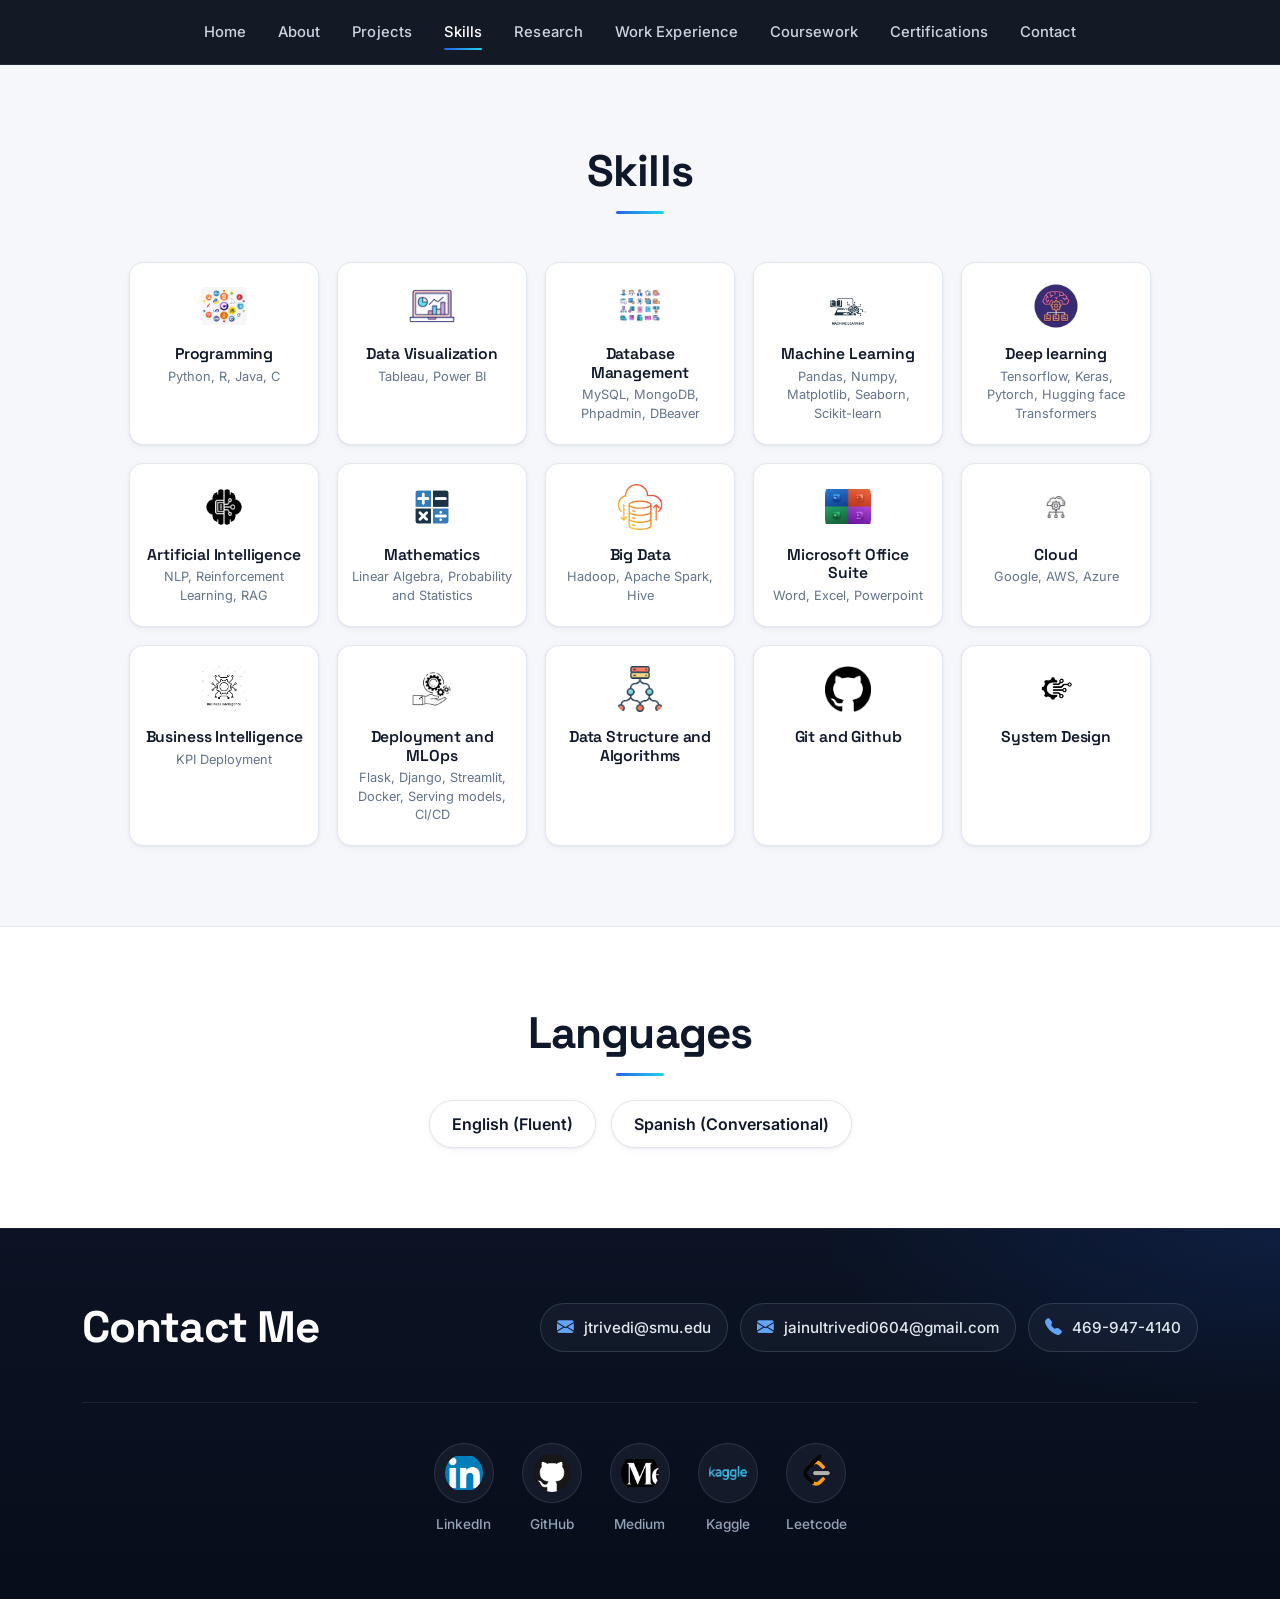
<file: skills.html>
<!DOCTYPE html>
<html lang="en">
<head>
  <meta charset="UTF-8" />
  <meta name="viewport" content="width=device-width, initial-scale=1.0"/>
  <title>Skills - Jainul's Portfolio</title>
  <link href="https://cdn.jsdelivr.net/npm/bootstrap@5.3.2/dist/css/bootstrap.min.css" rel="stylesheet">
  <link rel="stylesheet" href="https://cdn.jsdelivr.net/npm/bootstrap-icons@1.11.3/font/bootstrap-icons.css">
  <style>
    html {
      scroll-behavior: smooth;
    }
    body {
      margin: 0;
      font-family: Arial, sans-serif;
      line-height: 1.6;
      background-color: #000;
      color: #333;
    }
    .navbar {
      position: sticky;
      top: 0;
      z-index: 1000;
      background-color: #000000;
      padding: 12px 20px;
      box-shadow: 0 2px 6px rgba(0,0,0,0.2);
    }
    .navbar .container-fluid {
      display: flex;
      justify-content: space-between;
      align-items: center;
      max-width: 1200px;
      margin: 0 auto;
    }
    .navbar-brand {
      color: #fff;
      font-size: 1.3rem;
      font-weight: bold;
      text-decoration: none;
    }
    .nav-links {
      list-style: none;
      display: flex;
      gap: 24px;
      margin: 0;
      padding: 0;
    }
    .nav-link {
      color: #fff;
      text-decoration: none;
      font-size: 1rem;
      padding: 6px 8px;
      transition: background-color 0.3s ease, color 0.3s ease;
    }
    .nav-link:hover {
      background-color: #000000;
      border-radius: 4px;
      color: #ffdd57;
    }
    @media (max-width: 768px) {
      .nav-links {
        flex-wrap: wrap;
        gap: 12px;
        justify-content: center;
      }
    }
    /* Skills Section Styles */
    .skills-section { 
      padding: 4rem 2rem; 
      background-color: #fff; 
      margin-bottom: 0;
    }
    .skills-section h2 { 
      font-size: 2rem; font-weight: 700; margin-bottom: 2rem; text-align: center; 
    }
    .skills-grid {
      display: flex; flex-wrap: wrap; justify-content: center; gap: 20px;
    }
    .skill-card {
      flex: 0 1 160px; 
      background: #fff; 
      border-radius: 10px; 
      text-align: center;
      padding: 12px; 
      box-shadow: 0 2px 6px rgba(0,0,0,0.08);
      transition: transform 0.2s ease, box-shadow 0.2s ease, opacity 0.6s ease;
      cursor: pointer;
      opacity: 0; /* start hidden for fade-in */
    }
    .skill-card.show {
      opacity: 1;
    }
    .skill-card:hover {
      transform: translateY(-4px);
      box-shadow: 0 4px 12px rgba(0,0,0,0.15);
    }
    .skill-card img {
      width: 42px; height: 42px; margin-bottom: 8px; object-fit: contain;
    }
    .skill-card h3 {
      font-size: 0.9rem; margin: 4px 0; color: #333; font-weight: 600;
    }
    .skill-card p {
      font-size: 0.75rem; color: #666; margin: 0; line-height: 1.2;
    }
    /* Languages Section Styles */
    .languages-section {
      background-color: #ffffff;
      padding: 4rem 2rem;
      margin-bottom: 0;
    }
    .languages-section h2 {
      font-size: 2rem; font-weight: 700; margin-bottom: 2rem; text-align: center;
    }
    .languages-grid {
      display: flex;
      flex-wrap: wrap;
      justify-content: center;
      gap: 15px;
    }
    .language-badge {
      background-color: #6c757d; 
      color: #ffffff;
      padding: 10px 20px;
      border-radius: 20px;
      font-size: 1.1rem;
      font-weight: 600;
      transition: transform 0.2s ease, box-shadow 0.2s ease, opacity 0.6s ease;
      cursor: pointer;
      opacity: 0; /* start hidden for fade-in */
    }
    .language-badge.show {
      opacity: 1;
    }
    .language-badge:hover {
      transform: translateY(-4px);
      box-shadow: 0 4px 12px rgba(0,0,0,0.15);
    }
    /* Contact Section Styles */
    .contact-section {
      background-color: #000;
      color: #fff;
      padding: 60px 20px;
      opacity: 0; /* start hidden for fade-in */
      transition: opacity 1s ease;
    }
    .contact-section.show {
      opacity: 1;
    }
    .contact-section .container-fluid {
      max-width: 1100px;
    }
    .contact-top {
      display: flex;
      align-items: center;
      justify-content: space-between;
      gap: 20px;
      flex-wrap: wrap;
    }
    .contact-top h2 {
      font-size: 3rem;
      margin: 0;
      font-weight: 700;
    }
    .contact-info {
      display: flex;
      gap: 28px;
      align-items: center;
    }
    .contact-info a {
      display: inline-flex;
      align-items: center;
      gap: 10px;
      color: #fff;
      text-decoration: none;
      font-weight: 500;
      font-size: 1.05rem;
    }
    .contact-info .bi {
      font-size: 1.25rem;
      color: #fff;
    }
    .social-icons {
      display: flex;
      justify-content: center;
      gap: 36px;
      flex-wrap: wrap;
      margin-top: 36px;
    }
    .icon-item {
      display: flex;
      flex-direction: column;
      align-items: center;
      text-decoration: none;
      color: #fff;
    }
    .icon-item img {
      width: 72px;
      height: 72px;
      border-radius: 50%;
      background-color: #0d020a;
      padding: 12px;
      object-fit: contain;
      display: block;
      transition: transform .25s ease, box-shadow .25s ease;
    }
    .icon-item span {
      margin-top: 8px;
      font-size: 1rem;
    }
    .icon-item:hover img {
      transform: translateY(-6px);
      box-shadow: 0 10px 30px rgba(227,95,185,0.22);
    }
    @media (max-width: 767px) {
      .contact-top {
        align-items: flex-start;
      }
      .contact-top h2 { font-size: 2.2rem; }
      .contact-info { gap: 18px; margin-top: 8px; }
      .social-icons { justify-content: flex-start; margin-top: 20px; }
    }
    .fade-item {
        opacity: 0;
        transform: translateY(20px);
        transition: opacity 0.8s ease-out, transform 0.8s ease-out;
    }
    .fade-item.show {
        opacity: 1;
        transform: translateY(0);
    }
  </style>
  <link rel="preconnect" href="https://fonts.googleapis.com">
  <link rel="preconnect" href="https://fonts.gstatic.com" crossorigin>
  <link href="https://fonts.googleapis.com/css2?family=Inter:wght@400;500;600;700&family=Space+Grotesk:wght@500;600;700&display=swap" rel="stylesheet">
  <link rel="stylesheet" href="assets/css/theme.css">
</head>
<body>
    <nav class="navbar site-nav" aria-label="Main navigation">
        <div class="container-fluid">
        <button class="nav-toggle" type="button" aria-expanded="false" aria-controls="site-menu" aria-label="Toggle navigation menu"><i class="bi bi-list" aria-hidden="true"></i><span>Menu</span></button>
        <ul class="nav-links" id="site-menu">
            <li><a class="nav-link" href="index.html">Home</a></li>
            <li><a class="nav-link" href="about.html">About</a></li>
            <li><a class="nav-link" href="projects.html">Projects</a></li>
            <li><a class="nav-link" href="skills.html">Skills</a></li>
            <li><a class="nav-link" href="research.html">Research</a></li>
            <li><a class="nav-link" href="experience.html">Work Experience</a></li>
            <li><a class="nav-link" href="coursework.html">Coursework</a></li>
            <li><a class="nav-link" href="certifications.html">Certifications</a></li>
            <li><a class="nav-link" href="#contact">Contact</a></li>
        </ul>
        </div>
    </nav>

  <section id="skills" class="skills-section">
    <h2>Skills</h2>
    <div class="skills-grid">
      <div class="skill-card fade-item"><img src="images/skills/Programming.png" alt="Programming"><h3>Programming</h3><p>Python, R, Java, C</p></div>
      <div class="skill-card fade-item"><img src="images/skills/Data Visualization.png" alt="Data Visualization"><h3>Data Visualization</h3><p>Tableau, Power BI</p></div>
      <div class="skill-card fade-item"><img src="images/skills/Database Management.jpg" alt="Database Management"><h3>Database Management</h3><p>MySQL, MongoDB, Phpadmin, DBeaver </p></div>
      <div class="skill-card fade-item"><img src="images/skills/Machine Learning.jpg" alt="Machine Learning"><h3>Machine Learning</h3><p>Pandas, Numpy, Matplotlib, Seaborn, Scikit-learn</p></div>
      <div class="skill-card fade-item"><img src="images/skills/Deep Learning.png" alt="Deep learning"><h3>Deep learning</h3><p>Tensorflow, Keras, Pytorch, Hugging face Transformers</p></div>
      <div class="skill-card fade-item"><img src="images/skills/Artficial Intelligence.jpg"alt="Artificial Intelligence"><h3>Artificial Intelligence</h3><p>NLP, Reinforcement Learning, RAG</p></div>
      <div class="skill-card fade-item"><img src="images/skills/Mathematics.jpg" alt="Mathematics"><h3>Mathematics</h3><p>Linear Algebra, Probability and Statistics</p></div>
      <div class="skill-card fade-item"><img src="images/skills/Big Data.png" alt="Big Data"><h3>Big Data</h3><p>Hadoop, Apache Spark, Hive</p></div>
      <div class="skill-card fade-item"><img src="images/skills/Microsoft Office Suite.webp" alt="Microsoft Office Suite"><h3>Microsoft Office Suite </h3><p>Word, Excel, Powerpoint</p></div>
      <div class="skill-card fade-item"><img src="images/skills/Cloud.jpeg" alt="Cloud"><h3>Cloud</h3><p>Google, AWS, Azure</p></div>
      <div class="skill-card fade-item"><img src="images/skills/Business Intelligence.jpg" alt="Business Intelligence"><h3>Business Intelligence</h3><p>KPI Deployment</p></div>
      <div class="skill-card fade-item"><img src="images/skills/Deployment and MLOps.jpg" alt="Deployment and MLOps"><h3>Deployment and MLOps</h3><p>Flask, Django, Streamlit, Docker, Serving models, CI/CD</p></div>
      <div class="skill-card fade-item"><img src="images/skills/Data Structure and Algorithms.png" alt="Data Structure and Algorithms"><h3>Data Structure and Algorithms</h3><p></p></div>
      <div class="skill-card fade-item"><img src="images/skills/Git and Github.png" alt="Git and Github"><h3>Git and Github</h3><p></p></div>
      <div class="skill-card fade-item"><img src="images/skills/System Design.jpg" alt="System Design"><h3>System Design</h3><p></p></div>
    </div>
  </section>
 
  <section id="languages" class="languages-section">
      <div class="container">
          <h2 class="text-center mb-4">Languages</h2>
          <div class="languages-grid">
              <span class="language-badge fade-item">English (Fluent)</span>
              <span class="language-badge fade-item">Spanish (Conversational)</span>
          </div>
      </div>
  </section>

  <section id="contact" class="contact-section">
    <div class="container-fluid">
      <div class="contact-top">
        <h2>Contact Me</h2>
        <div class="contact-info">
          <a href="mailto:jtrivedi@smu.edu">
            <i class="bi bi-envelope-fill"></i>
            <span>jtrivedi@smu.edu</span>
          </a>
          <a href="mailto:jainultrivedi0604@gmail.com">
            <i class="bi bi-envelope-fill"></i>
            <span>jainultrivedi0604@gmail.com</span>
          </a>
          <a href="tel:4699474140">
            <i class="bi bi-telephone-fill"></i>
            <span>469-947-4140</span>
          </a>
        </div>
      </div>
      <div class="social-icons">
        <a class="icon-item" href="https://www.linkedin.com/in/jainultrivedi" target="_blank" aria-label="LinkedIn">
          <img src="images/contact/1.png" alt="LinkedIn">
          <span>LinkedIn</span>
        </a>
        <a class="icon-item" href="https://github.com/JainulTrivedi55555" target="_blank" aria-label="GitHub">
          <img src="images/contact/3.png" alt="GitHub">
          <span>GitHub</span>
        </a>
        <a class="icon-item" href="https://medium.com/@jainultrivedi55555" target="_blank" aria-label="Medium">
          <img src="images/contact/4.png" alt="Medium">
          <span>Medium</span>
        </a>
        <a class="icon-item" href="https://www.kaggle.com/jainultrivedi1" target="_blank" aria-label="Kaggle">
          <img src="images/contact/2.png" alt="Kaggle">
          <span>Kaggle</span>
        </a>
        <a class="icon-item" href="https://leetcode.com/u/91ikk5rxSj/" target="_blank" aria-label="Leetcode">
          <img src="images/contact/5.png" alt="Leetcode">
          <span>Leetcode</span>
        </a>
      </div>
    </div>
  </section>

  <script>
    const fadeItems = document.querySelectorAll('.fade-item');
    const contactSection = document.querySelector('.contact-section');

    const observer = new IntersectionObserver(entries => {
      entries.forEach(entry => {
        if (entry.isIntersecting) {
          entry.target.classList.add('show');
        }
      });
    }, { threshold: 0.2 });

    fadeItems.forEach(item => observer.observe(item));
    observer.observe(contactSection);
  </script>
  <script src="assets/js/site.js"></script>
</body>
</html>
</file>
<file: assets/css/theme.css>
/* ==========================================================================
   Site theme — shared across every page.
   Loaded after each page's own <style> block, so it refines the existing
   styles without changing any content or page-specific behavior.
   ========================================================================== */

:root {
  --navy-950: #070d1a;
  --navy-900: #0b1324;
  --navy-800: #111c33;
  --navy-700: #1b2a4a;
  --ink: #0f172a;
  --body: #334155;
  --muted: #64748b;
  --line: #e2e8f0;
  --surface: #ffffff;
  --canvas: #f5f7fb;
  --accent: #2563eb;
  --accent-strong: #1d4ed8;
  --accent-soft: #eff4ff;
  --cyan: #22d3ee;
  --radius-lg: 18px;
  --radius-md: 12px;
  --shadow-sm: 0 1px 2px rgba(15, 23, 42, 0.05), 0 2px 8px rgba(15, 23, 42, 0.04);
  --shadow-md: 0 4px 6px -2px rgba(15, 23, 42, 0.05), 0 12px 28px -6px rgba(15, 23, 42, 0.12);
  --shadow-lg: 0 10px 20px -6px rgba(15, 23, 42, 0.08), 0 24px 48px -12px rgba(15, 23, 42, 0.18);
  --font-body: "Inter", system-ui, -apple-system, "Segoe UI", Roboto, Arial, sans-serif;
  --font-head: "Space Grotesk", "Inter", system-ui, -apple-system, "Segoe UI", Arial, sans-serif;
  --nav-h: 64px;
  --ease: cubic-bezier(0.22, 1, 0.36, 1);
}

/* ---------- Base ---------- */
html { scroll-behavior: smooth; scroll-padding-top: calc(var(--nav-h) + 12px); }
html, body { overflow-x: clip; }
body {
  font-family: var(--font-body);
  background-color: var(--canvas);
  color: var(--body);
  line-height: 1.65;
  -webkit-font-smoothing: antialiased;
  -moz-osx-font-smoothing: grayscale;
  text-rendering: optimizeLegibility;
}
h1, h2, h3, h4, h5, h6 { font-family: var(--font-head); color: var(--ink); letter-spacing: -0.01em; }
a { color: var(--accent); }
::selection { background: rgba(37, 99, 235, 0.18); }
:focus-visible { outline: 2px solid var(--accent); outline-offset: 3px; border-radius: 6px; }

/* Shared section heading: large title with a short accent rule beneath */
.projects-section > .container > h2,
.research-section > .container > h2,
.experience-section > .container > h2,
.skills-section > h2,
.languages-section h2,
.coursework-section > h1,
.transcript-section > h1,
.cert-section > h1,
.about-section > h1 {
  font-family: var(--font-head);
  font-weight: 700;
  font-size: clamp(2rem, 1.4rem + 2vw, 2.75rem);
  color: var(--ink);
  letter-spacing: -0.02em;
  text-align: center;
  position: relative;
  padding-bottom: 1rem;
  margin-bottom: 3rem;
}
.projects-section > .container > h2::after,
.research-section > .container > h2::after,
.experience-section > .container > h2::after,
.skills-section > h2::after,
.languages-section h2::after,
.coursework-section > h1::after,
.transcript-section > h1::after,
.cert-section > h1::after,
.about-section > h1::after {
  content: "";
  position: absolute;
  left: 50%;
  bottom: 0;
  width: 48px;
  height: 3px;
  border-radius: 3px;
  transform: translateX(-50%);
  background: linear-gradient(90deg, var(--accent), var(--cyan));
}

/* ---------- Navigation ---------- */
.site-nav.navbar {
  position: sticky;
  top: 0;
  z-index: 1030;
  min-height: var(--nav-h);
  padding: 0 24px;
  background: rgba(7, 13, 26, 0.95);
  -webkit-backdrop-filter: saturate(160%) blur(14px);
  backdrop-filter: saturate(160%) blur(14px);
  border-bottom: 1px solid rgba(148, 163, 184, 0.14);
  box-shadow: none;
  transition: box-shadow 0.3s ease, background-color 0.3s ease;
}
.site-nav.navbar.is-scrolled {
  background: rgba(7, 13, 26, 0.98);
  box-shadow: 0 8px 24px -12px rgba(0, 0, 0, 0.45);
}
.site-nav .container-fluid {
  max-width: 1200px;
  margin: 0 auto;
  padding: 0;
  min-height: var(--nav-h);
  display: flex;
  align-items: center;
  justify-content: center;
}
.site-nav .nav-links {
  list-style: none;
  display: flex;
  align-items: center;
  justify-content: center;
  gap: 4px;
  margin: 0;
  padding: 0;
  flex-wrap: nowrap;
}
.site-nav .nav-link {
  position: relative;
  display: inline-block;
  color: #cbd5e1;
  font-family: var(--font-body);
  font-size: 0.925rem;
  font-weight: 500;
  letter-spacing: 0.005em;
  padding: 8px 14px;
  border-radius: 8px;
  text-decoration: none;
  white-space: nowrap;
  transition: color 0.2s ease, background-color 0.2s ease;
  transform: none;
}
.site-nav .nav-link::after {
  content: "";
  position: absolute;
  left: 14px;
  right: 14px;
  bottom: 2px;
  height: 2px;
  border-radius: 2px;
  background: linear-gradient(90deg, var(--accent), var(--cyan));
  transform: scaleX(0);
  transform-origin: left;
  transition: transform 0.3s var(--ease);
}
.site-nav .nav-link:hover,
.site-nav .nav-link:focus-visible {
  color: #ffffff;
  background-color: rgba(148, 163, 184, 0.12);
  transform: none;
}
.site-nav .nav-link.active { color: #ffffff; }
.site-nav .nav-link.active::after { transform: scaleX(1); }

/* Mobile menu toggle (hidden on desktop) */
.nav-toggle {
  display: none;
  align-items: center;
  gap: 8px;
  background: transparent;
  color: #e2e8f0;
  border: 1px solid rgba(148, 163, 184, 0.28);
  border-radius: 10px;
  padding: 7px 14px;
  font-family: var(--font-body);
  font-size: 0.9rem;
  font-weight: 500;
  cursor: pointer;
  transition: background-color 0.2s ease, border-color 0.2s ease;
}
.nav-toggle:hover { background-color: rgba(148, 163, 184, 0.12); border-color: rgba(148, 163, 184, 0.45); }
.nav-toggle .bi { font-size: 1.35rem; line-height: 1; }

@media (min-width: 992px) and (max-width: 1199.98px) {
  .site-nav .nav-link { padding: 8px 10px; font-size: 0.9rem; }
  .site-nav .nav-link::after { left: 10px; right: 10px; }
}

@media (max-width: 991.98px) {
  .site-nav.navbar { padding: 0 16px; }
  .site-nav .container-fluid { justify-content: flex-end; flex-wrap: wrap; align-content: flex-start; }
  .nav-toggle { display: inline-flex; height: 40px; margin: 12px 0; }
  .site-nav .nav-links {
    display: none;
    flex-basis: 100%;
    flex-direction: column;
    align-items: stretch;
    gap: 2px;
    padding: 8px 0 16px;
  }
  .site-nav.is-open .nav-links { display: flex; animation: navDrop 0.25s var(--ease); }
  .site-nav .nav-link { display: block; padding: 11px 14px; font-size: 1rem; }
  .site-nav .nav-link::after { display: none; }
  .site-nav .nav-link.active {
    background-color: rgba(37, 99, 235, 0.18);
    box-shadow: inset 3px 0 0 var(--accent);
  }
}
@keyframes navDrop { from { opacity: 0; transform: translateY(-6px); } to { opacity: 1; transform: none; } }

/* ---------- Buttons (shared) ---------- */
.btn { font-family: var(--font-body); transition: background-color 0.2s ease, border-color 0.2s ease, color 0.2s ease, box-shadow 0.2s ease, transform 0.2s ease; }
.btn-primary {
  background-color: var(--accent);
  border-color: var(--accent);
  color: #fff;
}
.btn-primary:hover, .btn-primary:focus-visible {
  background-color: var(--accent-strong);
  border-color: var(--accent-strong);
  color: #fff;
  box-shadow: 0 6px 16px -6px rgba(37, 99, 235, 0.6);
  transform: translateY(-1px);
}
.btn-outline-secondary {
  color: var(--ink);
  border-color: #cbd5e1;
  background-color: #fff;
}
.btn-outline-secondary:hover, .btn-outline-secondary:focus-visible {
  color: #fff;
  background-color: var(--ink);
  border-color: var(--ink);
  transform: translateY(-1px);
}

/* ---------- Home hero ---------- */
.hero-section {
  position: relative;
  isolation: isolate;
  min-height: calc(100vh - var(--nav-h));
  min-height: calc(100svh - var(--nav-h));
  background-image:
    radial-gradient(ellipse 80% 60% at 50% 40%, rgba(37, 99, 235, 0.16), transparent 70%),
    linear-gradient(180deg, rgba(7, 13, 26, 0.78) 0%, rgba(7, 13, 26, 0.62) 45%, rgba(7, 13, 26, 0.9) 100%),
    url('../../images/Background-1.avif');
  background-size: cover;
  background-position: center;
  padding: 96px 20px;
}
@media (max-width: 991.98px), (hover: none) {
  .hero-section { background-attachment: scroll; }
}
.hero-section .container { max-width: 900px; }
.hero-section h1 {
  font-family: var(--font-head);
  font-weight: 700;
  font-size: clamp(2.75rem, 1.6rem + 5vw, 5rem);
  line-height: 1.05;
  letter-spacing: -0.035em;
  color: #fff;
  text-shadow: none;
  margin-bottom: 1.75rem !important;
  background: linear-gradient(180deg, #ffffff 30%, #c7d7fe 100%);
  -webkit-background-clip: text;
  background-clip: text;
  -webkit-text-fill-color: transparent;
}
.hero-section h2.lead {
  font-family: var(--font-body);
  font-size: clamp(1rem, 0.92rem + 0.35vw, 1.15rem);
  font-weight: 400;
  line-height: 1.55;
  color: #cbd5e1;
  text-shadow: none;
  margin-bottom: 0.6rem !important;
}
.hero-section h2.lead:first-of-type {
  color: #f1f5f9;
  font-size: clamp(1.08rem, 0.95rem + 0.6vw, 1.35rem);
  font-weight: 500;
  margin-bottom: 0.9rem !important;
}
.hero-section .d-flex.flex-wrap { margin-top: 2.25rem; gap: 10px !important; }
.hero-section .badge {
  font-family: var(--font-body);
  font-size: 0.85rem;
  font-weight: 500;
  letter-spacing: 0.01em;
  padding: 0.55rem 1rem !important;
  border-radius: 999px;
  color: #e2e8f0 !important;
  background-color: rgba(15, 23, 42, 0.55) !important;
  border: 1px solid rgba(148, 163, 184, 0.28);
  -webkit-backdrop-filter: blur(6px);
  backdrop-filter: blur(6px);
  transition: border-color 0.25s ease, color 0.25s ease, background-color 0.25s ease;
}
.hero-section .badge::before {
  content: "";
  display: inline-block;
  width: 6px;
  height: 6px;
  margin-right: 8px;
  border-radius: 50%;
  vertical-align: middle;
  background: var(--cyan);
  box-shadow: 0 0 0 3px rgba(34, 211, 238, 0.15);
}
.hero-section .badge:hover { border-color: rgba(96, 165, 250, 0.7); color: #fff !important; background-color: rgba(30, 58, 138, 0.45) !important; }
.hero-section > .container > * { animation: heroRise 0.9s var(--ease) both; }
.hero-section > .container > *:nth-child(2) { animation-delay: 0.08s; }
.hero-section > .container > *:nth-child(3) { animation-delay: 0.14s; }
.hero-section > .container > *:nth-child(4) { animation-delay: 0.2s; }
.hero-section > .container > *:nth-child(5) { animation-delay: 0.26s; }
.hero-section > .container > *:nth-child(6) { animation-delay: 0.34s; }
@keyframes heroRise { from { opacity: 0; transform: translateY(14px); } to { opacity: 1; transform: none; } }

/* ---------- Contact footer (all pages) ---------- */
.contact-section {
  background:
    radial-gradient(ellipse 60% 80% at 100% 0%, rgba(37, 99, 235, 0.14), transparent 60%),
    linear-gradient(180deg, var(--navy-900), var(--navy-950));
  color: #e2e8f0;
  padding: 72px 24px 64px;
  border-top: 1px solid rgba(148, 163, 184, 0.12);
}
.contact-section .container-fluid { max-width: 1140px; }
.contact-top { gap: 24px 32px; }
.contact-top h2 {
  font-family: var(--font-head);
  color: #fff;
  font-size: clamp(2rem, 1.5rem + 2vw, 2.75rem);
  font-weight: 700;
  letter-spacing: -0.02em;
}
.contact-info { flex-wrap: wrap; gap: 12px; }
.contact-info a {
  color: #e2e8f0;
  font-size: 0.95rem;
  font-weight: 500;
  padding: 10px 16px;
  border-radius: 999px;
  border: 1px solid rgba(148, 163, 184, 0.22);
  background-color: rgba(148, 163, 184, 0.06);
  transition: border-color 0.2s ease, background-color 0.2s ease, color 0.2s ease, transform 0.2s ease;
  overflow-wrap: anywhere;
}
.contact-info a:hover { color: #fff; border-color: rgba(96, 165, 250, 0.6); background-color: rgba(37, 99, 235, 0.16); transform: translateY(-1px); }
.contact-info .bi { color: #60a5fa; font-size: 1.05rem; }
.social-icons {
  gap: 28px;
  margin-top: 48px;
  padding-top: 40px;
  border-top: 1px solid rgba(148, 163, 184, 0.12);
}
.icon-item { color: #94a3b8; transition: color 0.2s ease; }
.icon-item img {
  width: 60px;
  height: 60px;
  padding: 10px;
  background-color: rgba(148, 163, 184, 0.08);
  border: 1px solid rgba(148, 163, 184, 0.18);
  transition: transform 0.25s var(--ease), border-color 0.25s ease, box-shadow 0.25s ease;
}
.icon-item span { font-size: 0.85rem; font-weight: 500; margin-top: 10px; }
.icon-item:hover { color: #fff; }
.icon-item:hover img {
  transform: translateY(-4px);
  border-color: rgba(96, 165, 250, 0.6);
  box-shadow: 0 10px 24px -8px rgba(37, 99, 235, 0.55);
}
@media (max-width: 767px) {
  .contact-section { padding: 56px 20px 48px; }
  .contact-info { width: 100%; }
  .social-icons { justify-content: center; gap: 20px; }
}

/* ---------- Projects ---------- */
.projects-section { background: var(--canvas); padding: 5rem 1.5rem; }
.projects-section .card {
  border: 1px solid var(--line);
  border-radius: var(--radius-lg);
  box-shadow: var(--shadow-sm);
  background-color: var(--surface);
  transition: transform 0.35s var(--ease), box-shadow 0.35s var(--ease), border-color 0.35s ease, opacity 0.6s ease;
}
.projects-section .card:hover {
  transform: translateY(-6px);
  box-shadow: var(--shadow-lg);
  border-color: #c7d2fe;
}
.projects-section .card-img-top {
  border-radius: 0;
  border-bottom: 1px solid var(--line);
  transition: transform 0.6s var(--ease);
}
.projects-section .card:hover img.card-img-top { transform: scale(1.04); }
.projects-section .card-img-placeholder {
  background:
    radial-gradient(ellipse 70% 70% at 30% 20%, rgba(37, 99, 235, 0.35), transparent 70%),
    linear-gradient(135deg, var(--navy-950) 0%, var(--navy-700) 100%);
}
.projects-section .card-img-placeholder .bi { color: var(--cyan); }
.projects-section .card-img-placeholder span { font-family: var(--font-head); }
.projects-section .card-body { position: relative; background: var(--surface); }
.projects-section .card-title { font-family: var(--font-head); color: var(--ink); font-weight: 600; letter-spacing: -0.01em; }
.projects-section .card-text { color: var(--body); font-size: 0.93rem; }
.projects-section .read-more button { color: var(--accent); }
.projects-section .read-more button:hover { color: var(--accent-strong); }
.projects-section .card-footer { gap: 8px; }
.projects-section .card-footer .btn { margin: 0; padding: 0.45rem 1.05rem; font-size: 0.84rem; font-weight: 600; border-radius: 999px; }
.projects-section .btn-outline-secondary { color: var(--ink); border: 1px solid #cbd5e1; background: #fff; }
.projects-section .btn-outline-secondary:hover { color: #fff; background: var(--ink); border-color: var(--ink); }
.projects-section .btn-primary { background: var(--accent); border: 1px solid var(--accent); }
.projects-section .btn-primary:hover { background: var(--accent-strong); border-color: var(--accent-strong); }

/* ---------- About ---------- */
.about-section {
  max-width: 920px;
  margin: 56px auto;
  padding: 56px 48px;
  border: 1px solid var(--line);
  border-radius: 24px;
  box-shadow: var(--shadow-md);
  background: var(--surface);
}
.about-section:hover { transform: none; }
.about-section img {
  border: 4px solid #fff;
  box-shadow: 0 0 0 2px #c7d2fe, var(--shadow-md);
}
.about-text { color: var(--body); font-size: 1.02rem; line-height: 1.75; text-align: left; }
.hobbies-section h2, .univ-involvement h2 { font-family: var(--font-head); color: var(--ink); }
.hobby {
  background-color: var(--accent-soft);
  color: #1e3a8a;
  border: 1px solid #dbe5ff;
  border-radius: 999px;
  padding: 7px 16px;
  font-size: 0.92rem;
  box-shadow: none;
}
.univ-involvement { background-color: var(--canvas); border: 1px solid var(--line); border-radius: var(--radius-md); padding: 20px; box-shadow: none; }
.univ-club { border: 1px solid var(--line); border-radius: 10px; box-shadow: none; transition: border-color 0.2s ease, transform 0.2s ease; }
.univ-club:hover { border-color: #c7d2fe; transform: translateY(-2px); }
.univ-club i { color: var(--accent); }
.univ-club .title { color: var(--ink); }
@media (max-width: 600px) {
  .about-section { margin: 24px 16px; padding: 40px 20px; }
}

/* ---------- Skills ---------- */
.skills-section, .languages-section { background-color: var(--canvas); padding: 5rem 1.5rem; }
.languages-section { background-color: var(--surface); border-top: 1px solid var(--line); }
.skills-grid { gap: 18px; max-width: 1140px; margin: 0 auto; }
.skill-card {
  flex: 0 1 190px;
  padding: 20px 14px;
  border: 1px solid var(--line);
  border-radius: 14px;
  box-shadow: var(--shadow-sm);
  background: var(--surface);
  cursor: default;
  transition: transform 0.3s var(--ease), box-shadow 0.3s var(--ease), border-color 0.3s ease, opacity 0.6s ease;
}
.skill-card:hover { transform: translateY(-4px); box-shadow: var(--shadow-md); border-color: #c7d2fe; }
.skill-card img { width: 46px; height: 46px; margin-bottom: 12px; border-radius: 10px; }
.skill-card h3 { font-family: var(--font-head); font-size: 0.98rem; color: var(--ink); }
.skill-card p { font-size: 0.8rem; color: var(--muted); line-height: 1.45; }
.language-badge {
  background: var(--surface);
  color: var(--ink);
  border: 1px solid var(--line);
  border-radius: 999px;
  padding: 10px 22px;
  font-size: 1rem;
  font-weight: 600;
  box-shadow: var(--shadow-sm);
  cursor: default;
}
.language-badge:hover { border-color: #c7d2fe; box-shadow: var(--shadow-md); }

/* ---------- Research ---------- */
.research-section { background-color: var(--canvas); padding: 5rem 1.5rem; }
.research-section .container { max-width: 960px; }
.research-item {
  position: relative;
  padding: 2rem 2.25rem;
  border: 1px solid var(--line);
  border-radius: var(--radius-lg);
  box-shadow: var(--shadow-sm);
  overflow: hidden;
  transition: box-shadow 0.3s var(--ease), border-color 0.3s ease, transform 0.3s var(--ease);
}
.research-item::before {
  content: "";
  position: absolute;
  left: 0; top: 0; bottom: 0;
  width: 4px;
  background: linear-gradient(180deg, var(--accent), var(--cyan));
}
.research-item:hover { box-shadow: var(--shadow-md); border-color: #c7d2fe; transform: translateY(-2px); }
.research-item h3 { font-family: var(--font-head); color: var(--ink); font-size: 1.35rem; font-weight: 600; line-height: 1.35; margin-bottom: 0.9rem; }
.research-item p { color: var(--body); }
.research-item .details span { color: var(--muted); }
.research-item .details span strong { color: var(--ink); }
.research-item .btn-group { gap: 10px; flex-wrap: wrap; }
.research-item .btn-group > .btn { border-radius: 999px !important; flex: 0 0 auto; }
@media (max-width: 600px) { .research-item { padding: 1.5rem 1.25rem 1.5rem 1.5rem; } }

/* ---------- Work experience ---------- */
.experience-section { background-color: var(--canvas) !important; }
.experience-section .container { max-width: 980px; }
.experience-section > .container > h2 { font-size: clamp(2rem, 1.4rem + 2vw, 2.75rem) !important; }
.experience-card {
  border: 1px solid var(--line);
  border-radius: var(--radius-lg);
  box-shadow: var(--shadow-sm);
}
.experience-card:hover { transform: translateY(-4px); box-shadow: var(--shadow-md); border-color: #c7d2fe; }
.experience-card .card-header {
  background:
    radial-gradient(ellipse 60% 120% at 100% 0%, rgba(37, 99, 235, 0.35), transparent 60%),
    linear-gradient(135deg, var(--navy-900), var(--navy-700));
  border-bottom: none;
  padding: 1.1rem 1.5rem;
}
.experience-card .position-title { font-family: var(--font-head); font-size: 1.3rem; font-weight: 600; color: #fff; letter-spacing: -0.01em; }
.experience-card .card-body { padding: 1.75rem; }
.experience-card .company-info, .experience-card .professor-info { gap: 4px 16px; }
.experience-card .company-name, .experience-card .professor { color: var(--ink); }
.experience-card .date {
  font-size: 0.85rem;
  font-weight: 600;
  color: var(--accent-strong);
  background: var(--accent-soft);
  border: 1px solid #dbe5ff;
  border-radius: 999px;
  padding: 2px 12px;
}
.experience-card .description { color: var(--body) !important; line-height: 1.75; }
.experience-card .skills-developed h4 { font-family: var(--font-head); color: var(--ink); text-transform: uppercase; font-size: 0.8rem; letter-spacing: 0.08em; }
.experience-card .badge { font-weight: 500; font-size: 0.8rem; border-radius: 999px; padding: 0.45em 0.85em; border: 1px solid transparent; }
.experience-card .badge.bg-success { background-color: #ecfdf5 !important; color: #047857 !important; border-color: #a7f3d0; }
.experience-card .badge.bg-primary { background-color: var(--accent-soft) !important; color: #1d4ed8 !important; border-color: #c7d7fe; }
.experience-card .badge.bg-warning { background-color: #fffbeb !important; color: #92400e !important; border-color: #fde68a; }
.experience-card .btn-outline-dark { border-radius: 999px; }

/* ---------- Coursework ---------- */
.coursework-section, .transcript-section { margin: 72px auto; }
.courses-grid { gap: 20px; }
.course-card {
  text-align: left;
  padding: 24px;
  border: 1px solid var(--line);
  border-radius: 14px;
  box-shadow: var(--shadow-sm);
  transition: transform 0.3s var(--ease), box-shadow 0.3s var(--ease), border-color 0.3s ease, opacity 0.6s ease;
}
.course-card:hover { transform: translateY(-4px); box-shadow: var(--shadow-md); border-color: #c7d2fe; }
.course-card i {
  display: inline-flex; align-items: center; justify-content: center;
  width: 44px; height: 44px;
  font-size: 1.3rem;
  color: var(--accent);
  background: var(--accent-soft);
  border-radius: 12px;
  margin-bottom: 14px;
}
.course-card h3 { font-family: var(--font-head); color: var(--ink); font-size: 1.05rem; }
.course-card p { color: var(--body); margin-bottom: 0; }
.transcript-card {
  min-width: 240px;
  padding: 24px 28px;
  border: 1px solid var(--line);
  border-radius: 14px;
  box-shadow: var(--shadow-sm);
}
.transcript-card:hover { box-shadow: var(--shadow-md); border-color: #c7d2fe; }
.transcript-card h4 { font-family: var(--font-head); color: var(--ink); font-size: 1.1rem; }
.transcript-card a { color: var(--accent); font-weight: 600; }

/* ---------- Certifications ---------- */
.cert-section { margin: 72px auto; }
.cert-grid { gap: 20px; }
.cert-card {
  display: flex;
  flex-direction: column;
  justify-content: space-between;
  text-align: left;
  padding: 24px;
  border: 1px solid var(--line);
  border-radius: 14px;
  box-shadow: var(--shadow-sm);
  transition: transform 0.3s var(--ease), box-shadow 0.3s var(--ease), border-color 0.3s ease, opacity 0.6s ease;
}
.cert-card:hover { transform: translateY(-4px); box-shadow: var(--shadow-md); border-color: #c7d2fe; }
.cert-card h3 { font-family: var(--font-head); color: var(--ink); font-size: 1.05rem; line-height: 1.45; }
.cert-link { color: var(--accent); font-weight: 600; font-size: 0.92rem; margin-top: auto; }
.cert-link:hover { color: var(--accent-strong); }

/* ---------- Motion preferences ---------- */
@media (prefers-reduced-motion: reduce) {
  html { scroll-behavior: auto; }
  *, *::before, *::after { animation-duration: 0.01ms !important; animation-iteration-count: 1 !important; transition-duration: 0.01ms !important; }
}
</file>
